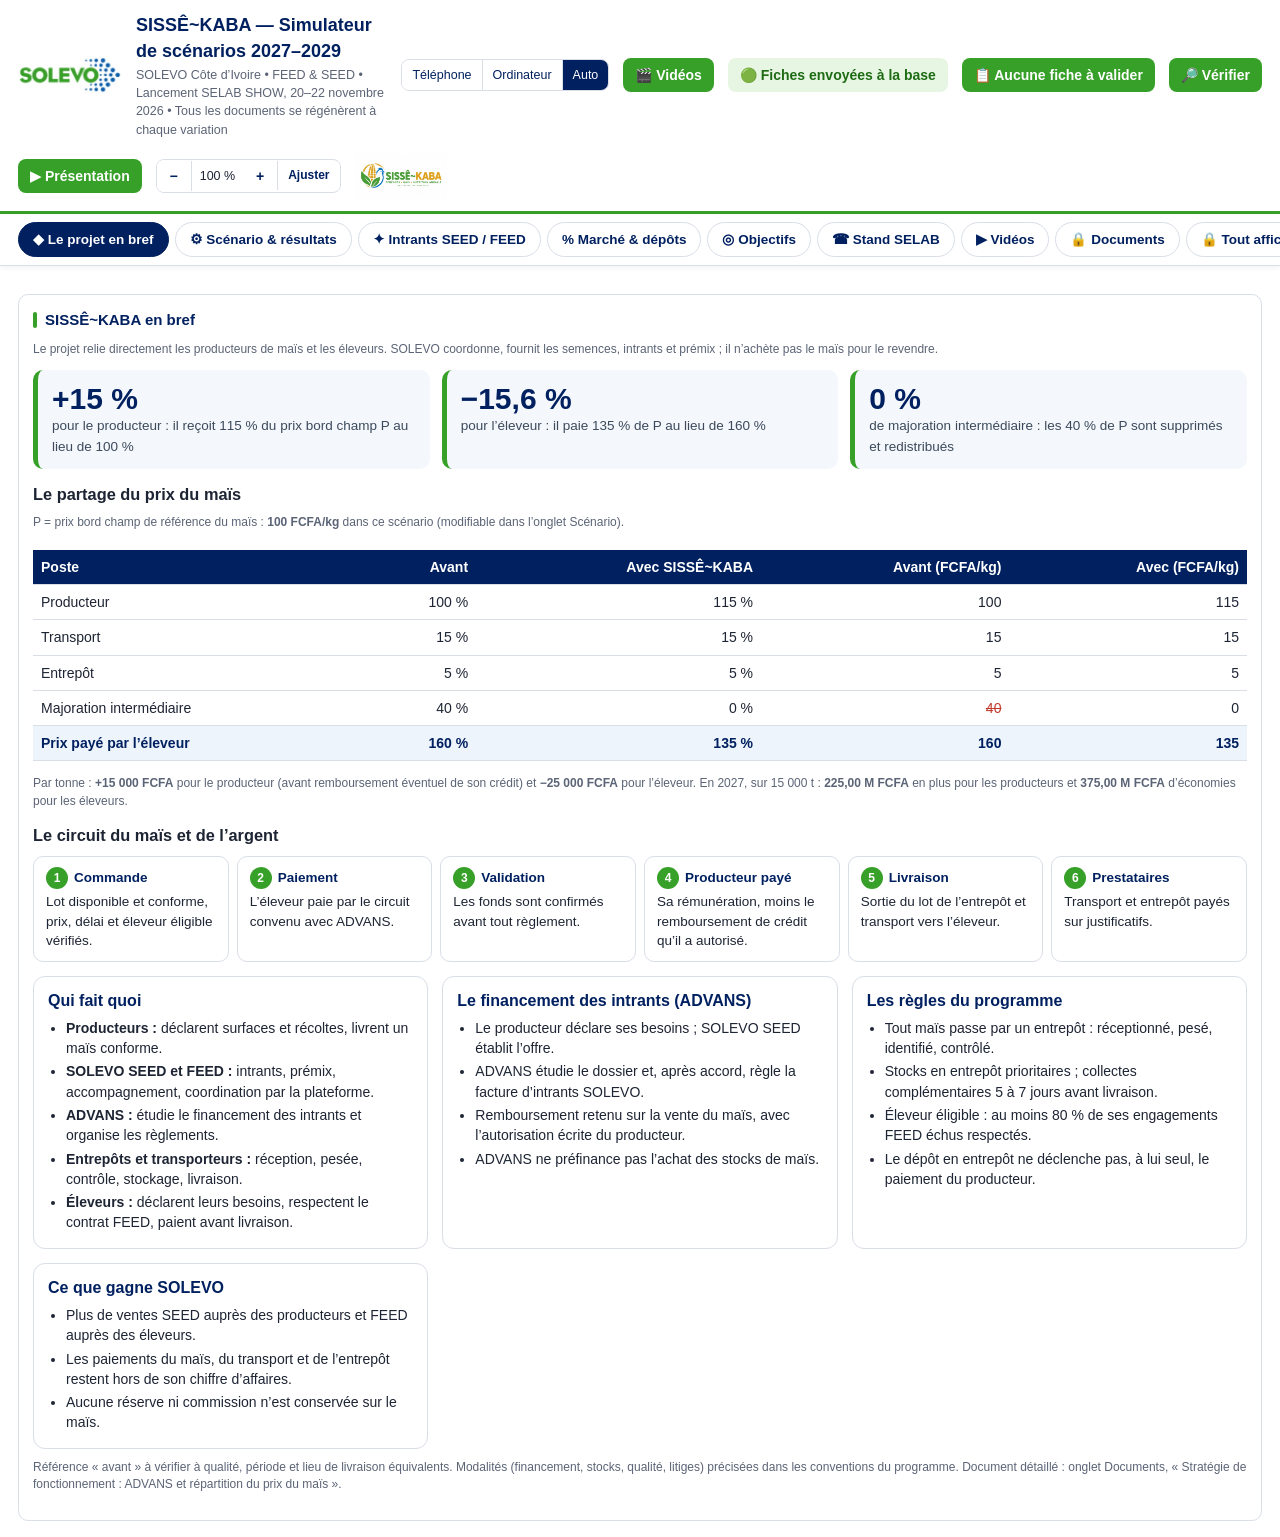
<file: index.html>
<!DOCTYPE html>
<html lang="fr">
<head>
<meta charset="utf-8">
<meta name="viewport" content="width=device-width, initial-scale=1, minimum-scale=0.5, maximum-scale=5, user-scalable=yes">
<title>SISSÊ~KABA — Simulateur de scénarios 2027–2029</title>
<style>
:root{--navy:#002060;--blue:#0B5FA1;--green:#37A028;--lg:#9BBB59;--bg:#F4F7FB;--line:#D9DEE7;--ink:#1d2433;--mut:#5b6476}
*{box-sizing:border-box}
body{margin:0;font:14px/1.45 "Segoe UI",Arial,Helvetica,sans-serif;color:var(--ink);background:#fff}
header{display:flex;align-items:center;gap:14px;padding:12px 18px;border-bottom:3px solid var(--green);flex-wrap:wrap}
header img{height:38px}
header .t{flex:1;min-width:220px}
header h1{margin:0;font-size:18px;color:var(--navy)}
header p{margin:2px 0 0;color:var(--mut);font-size:12.5px}
main{display:grid;grid-template-columns:minmax(300px,380px) 1fr;gap:18px;padding:16px 18px;max-width:1500px;margin:0 auto}
@media (max-width:900px){main{grid-template-columns:1fr;padding:12px}}
.panel{background:#fff;border:1px solid var(--line);border-radius:10px;padding:14px}
.panel h2{margin:0 0 10px;font-size:15px;color:var(--navy);display:flex;align-items:center;gap:8px}
.panel h2:before{content:"";width:4px;height:16px;background:var(--green);border-radius:2px}
select,input[type=text],input[type=number]{font:inherit;border:1px solid var(--line);border-radius:6px;padding:6px 8px;width:100%;background:#fff}
.bar{display:flex;gap:8px;flex-wrap:wrap;margin-top:8px}
button{font:inherit;cursor:pointer;border:1px solid var(--line);background:#fff;border-radius:6px;padding:6px 10px;color:var(--navy)}
button:hover{border-color:var(--blue)}
button.prim{background:var(--green);color:#fff;border-color:var(--green);font-weight:600}
button.prim:disabled{opacity:.6}
fieldset{border:none;border-top:1px solid var(--line);margin:10px 0 0;padding:8px 0 0}
legend{font-weight:700;color:var(--green);font-size:12.5px;text-transform:uppercase;letter-spacing:.04em;padding-right:6px}
.lever{margin:6px 0 9px}
.lever label{display:flex;justify-content:space-between;font-size:13px;color:var(--ink)}
.lever .u{color:var(--mut);font-size:11.5px}
.lever .row{display:flex;gap:8px;align-items:center}
.lever input[type=range]{flex:1;accent-color:var(--blue)}
.lever input[type=number]{width:96px;text-align:right;padding:4px 6px}
.seg{display:flex;gap:0;margin-top:4px}.seg button{flex:1;border-radius:0}.seg button:first-child{border-radius:6px 0 0 6px}.seg button:last-child{border-radius:0 6px 6px 0}
.seg button.on{background:var(--blue);color:#fff;border-color:var(--blue)}
.kpis{display:grid;grid-template-columns:repeat(auto-fill,minmax(150px,1fr));gap:10px}
.kpi{background:var(--bg);border-top:3px solid var(--green);border-radius:6px;padding:10px}
.kpi .v{font-size:20px;font-weight:700;color:var(--blue)}
small.eur{color:var(--mut);font-weight:600}#kpis small.eur,#tbl small.eur,#feedK small.eur{display:block;font-size:11px}
.kpi .l{color:var(--mut);font-size:12px}
.kpi .d{font-size:11.5px;margin-top:3px;color:var(--mut)}
.dp{color:#1e7b34;font-weight:600}.dn{color:#b42318;font-weight:600}.d0{color:var(--mut)}
.scen{display:flex;justify-content:space-between;gap:10px;flex-wrap:wrap;align-items:center;margin-bottom:12px}
.scen b{color:var(--navy);font-size:15px}
.ctrl{padding:8px 10px;border-radius:6px;font-size:13px;margin:12px 0}
.ctrl.ok{background:#e9f6e6;color:#1e7b34}.ctrl.ko{background:#fdecea;color:#b42318}
table{border-collapse:collapse;width:100%}
#tbl th,#tbl td{padding:5px 8px;border-bottom:1px solid #eef0f4;font-size:13px}
#tbl thead th{background:var(--green);color:#fff;text-align:right}
#tbl thead th:first-child{text-align:left}
#tbl tbody th{text-align:left;font-weight:500}
#tbl td{text-align:right;font-variant-numeric:tabular-nums}
#tbl tr.strong th,#tbl tr.strong td{font-weight:700;color:var(--navy)}
.tw{overflow-x:auto}
.charts{display:grid;grid-template-columns:repeat(auto-fill,minmax(260px,1fr));gap:12px;margin-top:14px}
.chart{margin:0;background:var(--bg);border-radius:8px;padding:8px}
.chart figcaption{font-weight:600;color:var(--navy);font-size:12.5px}
.chart small{color:var(--mut);font-weight:400}
.leg{display:flex;gap:10px;font-size:11px;color:var(--mut)}.leg i{display:inline-block;width:9px;height:9px;margin-right:4px;border-radius:2px}
.gains{background:#fff8e6;border-left:3px solid #e0a100;padding:8px 10px;border-radius:4px;font-size:13px;margin-top:12px}
#docs{display:grid;grid-template-columns:repeat(auto-fill,minmax(300px,1fr));gap:12px}
.dgroup h4{margin:4px 0 6px;font-size:12px;text-transform:uppercase;color:var(--green);letter-spacing:.04em}
.doc{display:flex;align-items:center;gap:10px;width:100%;text-align:left;margin-bottom:6px;padding:7px 9px}
.doc.wait{opacity:.5;pointer-events:none}
.doc .dn{display:flex;flex-direction:column;font-size:13px;color:var(--ink)}
.doc small{color:var(--mut);font-size:10.5px;word-break:break-all}
.ic{flex:none;width:40px;text-align:center;font-size:10.5px;font-weight:700;color:#fff;border-radius:4px;padding:5px 0}
.ic.pptx{background:#C43E1C}.ic.pdf{background:#B30B00}.ic.docx{background:#2B579A}.ic.xlsx{background:#217346}.ic.txt,.ic.json{background:#6b7280}.ic.png{background:var(--lg)}
.status{margin-top:10px;font-size:13px;min-height:20px}.status.ok{color:#1e7b34}.status.err{color:#b42318}.status.warn{color:#a15c00}
details{margin-top:12px}summary{cursor:pointer;color:var(--blue);font-weight:600}
#adv{font-size:12px}#adv th{text-align:left;font-weight:500;padding:3px 4px;border-bottom:1px solid #eef0f4}
#adv th small{display:block;color:var(--mut)}#adv td{padding:2px 3px;border-bottom:1px solid #eef0f4}
#adv td input{width:86px;padding:3px 4px;font-size:12px;text-align:right}#adv td.calc{color:var(--mut);text-align:right}
#adv thead th{background:var(--bg)}
.note{font-size:12px;color:var(--mut);margin-top:8px}
#stored{display:flex;flex-wrap:wrap;gap:6px;margin-top:6px}#stored button{font-size:12px}
.loading main{opacity:.35;pointer-events:none}
#loadmsg{text-align:center;color:var(--mut);padding:6px}
.file{display:inline-block;position:relative;overflow:hidden}
.cats{display:flex;flex-wrap:wrap;gap:4px 14px;font-size:12.5px;margin:4px 0}.cats label{display:flex;gap:5px;align-items:center}
#log{font-size:12px}#log th{background:var(--bg);text-align:left;padding:4px 6px}#log td{padding:4px 6px;border-bottom:1px solid #eef0f4;vertical-align:top}
.logbox{margin:10px 0}
.lists{display:grid;grid-template-columns:1.2fr 1fr auto auto;gap:6px;margin:4px 0 6px}@media(max-width:600px){.lists{grid-template-columns:1fr 1fr}}
button.mini{font-size:11.5px;padding:3px 8px;background:var(--blue);color:#fff;border-color:var(--blue)}
.mail{background:var(--bg);border-radius:8px;padding:10px;margin-bottom:12px}.chk{display:flex;gap:6px;align-items:flex-start;font-size:12.5px;margin-top:6px;color:var(--ink)}#qa:empty{display:none!important}.file input{position:absolute;inset:0;opacity:0;cursor:pointer}

/* ---- modes d’affichage ---- */
.viewsw{display:flex;border:1px solid var(--line);border-radius:8px;overflow:hidden}
.viewsw button{border:none;border-radius:0;padding:6px 10px;font-size:12.5px;white-space:nowrap}
.viewsw button+button{border-left:1px solid var(--line)}
.viewsw button.on{background:var(--navy);color:#fff}
.bottomnav{display:none;position:fixed;left:0;right:0;bottom:0;z-index:20;background:#fff;border-top:2px solid var(--green);box-shadow:0 -2px 8px rgba(0,0,0,.08);padding:4px 4px calc(4px + env(safe-area-inset-bottom))}
.bottomnav button{flex:1;border:none;display:flex;flex-direction:column;align-items:center;font-size:16px;padding:4px 0;color:var(--navy);background:none}
.bottomnav span{font-size:10px;white-space:nowrap}
/* téléphone (forcé, ou automatique sur petit écran) */
body.m-mobile main{grid-template-columns:1fr;max-width:540px;padding:10px 10px 80px}
body.m-mobile header{padding:8px 10px;gap:8px}
body.m-mobile header h1{font-size:15px}
body.m-mobile header p,body.m-mobile .lsisse{display:none}
body.m-mobile header img{height:30px}
body.m-mobile .viewsw{order:3;width:100%}body.m-mobile .viewsw button{flex:1}
body.m-mobile .kpis{grid-template-columns:repeat(2,1fr);gap:8px}
body.m-mobile .kpi .v{font-size:17px}
body.m-mobile .charts,body.m-mobile #docs{grid-template-columns:1fr}
body.m-mobile .lever input[type=number]{width:84px;font-size:15px;padding:6px}
body.m-mobile .lever input[type=range]{height:28px}
body.m-mobile button{padding:9px 12px}
body.m-mobile .doc{padding:10px}
body.m-mobile .lists{grid-template-columns:1fr 1fr}
body.m-mobile .bottomnav{display:flex}
body.m-mobile #tbl th,body.m-mobile #tbl td{font-size:12px;padding:5px 4px}
/* ordinateur (forcé, même sur téléphone : faire glisser ou pincer pour naviguer) */
body.m-desktop{min-width:1180px}
body.m-wide main{grid-template-columns:380px 1fr!important;max-width:1500px;padding:16px 18px}
body.m-wide .left{position:sticky;top:10px;max-height:calc(100vh - 20px);overflow:auto}
body.m-wide .kpis{grid-template-columns:repeat(5,1fr)}
body.m-wide .charts{grid-template-columns:repeat(4,1fr)}
body.m-wide #docs{grid-template-columns:repeat(3,1fr)}

.sim{width:100%;border-collapse:collapse;font-size:12.5px;margin-top:6px}
.sim th{background:var(--green);color:#fff;text-align:right;padding:5px 6px;font-weight:600;white-space:nowrap}
.sim th:first-child{text-align:left}
.sim td{padding:4px 6px;border-bottom:1px solid #eef0f4;text-align:right;font-variant-numeric:tabular-nums;white-space:nowrap}
.sim td:first-child{text-align:left;white-space:normal}
.sim td input{width:78px;text-align:right;padding:3px 5px;font-size:12.5px}
.sim tfoot td{font-weight:700;color:var(--navy);background:var(--bg)}
.sim tr.sub td{font-weight:700;color:var(--navy)}
.sim tr.grp td{background:var(--bg);color:var(--green);font-weight:700;font-size:11.5px;letter-spacing:.04em;text-transform:uppercase}
.simk{display:grid;grid-template-columns:repeat(auto-fill,minmax(170px,1fr));gap:8px;margin-top:10px}
.simk div{background:var(--bg);border-left:3px solid var(--blue);border-radius:4px;padding:7px 9px;font-size:12px;color:var(--mut)}
.simk b{display:block;font-size:16px;color:var(--blue)}
.feedgrid{display:grid;grid-template-columns:1fr 1fr;gap:12px;margin-top:8px}
body.m-mobile .feedgrid{grid-template-columns:1fr}
@media(max-width:700px){.feedgrid{grid-template-columns:1fr}}
.fcard{background:var(--bg);border-radius:8px;padding:10px}
.fcard h3{margin:0 0 6px;font-size:14px;color:var(--navy)}
.fin{display:grid;gap:6px;margin-bottom:6px}
.fin label{display:flex;justify-content:space-between;align-items:center;gap:8px;font-size:12.5px}
.fin input{width:96px;text-align:right}
.fcard .sim{background:#fff}
.sim tr.muted td{color:var(--mut)}
.h3{font-size:13.5px;color:var(--navy);margin:14px 0 6px}
.netin{display:grid;grid-template-columns:repeat(auto-fill,minmax(230px,1fr));gap:6px 14px;margin-bottom:6px}
.netin label{display:flex;justify-content:space-between;align-items:center;gap:8px;font-size:12.5px}
.netin input{width:86px;text-align:right}
[data-netp].on{background:var(--blue);color:#fff;border-color:var(--blue)}

/* ---- cadrage : aucune colonne ne peut être élargie par un tableau ---- */
main{grid-template-columns:minmax(280px,380px) minmax(0,1fr)}
main>section,.panel,.fcard,.dgroup{min-width:0}
.tw{max-width:100%;overflow-x:auto;-webkit-overflow-scrolling:touch}
.tw>table{min-width:100%}
#seedTbl{min-width:900px}#depTbl{min-width:520px}#netTbl,#objTbl,#tbl{min-width:420px}#log{min-width:620px}
.feedgrid{grid-template-columns:minmax(0,1fr) minmax(0,1fr)}
.fcard .sim td{white-space:normal}
.kpis{grid-template-columns:repeat(auto-fill,minmax(140px,1fr))}
.charts{grid-template-columns:repeat(auto-fill,minmax(240px,1fr))}
#docs{grid-template-columns:repeat(auto-fill,minmax(260px,1fr))}
.doc small{overflow-wrap:anywhere}
@media (max-width:1200px){body.m-wide main{grid-template-columns:320px minmax(0,1fr)!important}body.m-wide .kpis{grid-template-columns:repeat(3,1fr)}body.m-wide .charts{grid-template-columns:repeat(2,1fr)}body.m-wide #docs{grid-template-columns:repeat(2,1fr)}}
body.m-mobile main{grid-template-columns:minmax(0,1fr)!important}
body.m-mobile .feedgrid{grid-template-columns:minmax(0,1fr)}
body.m-desktop{min-width:0!important}
body.m-scaled main{width:1240px;max-width:none;box-sizing:border-box;margin:0}
/* ---- zoom ---- */
main{zoom:var(--z,1)}
.zoombar{display:flex;align-items:center;border:1px solid var(--line);border-radius:8px;overflow:hidden}
.zoombar button{border:none;border-radius:0;padding:6px 10px;font-size:14px;font-weight:700;min-width:34px}
.zoombar button+button,.zoombar span{border-left:1px solid var(--line)}
.zoombar span{padding:6px 8px;font-size:12.5px;min-width:52px;text-align:center;font-variant-numeric:tabular-nums}
.zoombar .fit{font-size:12px;font-weight:600}
body.m-mobile .zoombar{order:4;width:100%}body.m-mobile .zoombar button,body.m-mobile .zoombar span{flex:1}
.zoomfloat{display:none;position:fixed;right:10px;bottom:70px;z-index:21;flex-direction:column;gap:6px}
.zoomfloat button{width:42px;height:42px;border-radius:50%;background:var(--navy);color:#fff;border:none;font-size:20px;font-weight:700;box-shadow:0 2px 8px rgba(0,0,0,.25);padding:0}
body.m-mobile .zoomfloat{display:flex}

/* ---- fiches intrants (téléphone) ---- */
.seedcards{display:none}
body.m-mobile .seedcards{display:grid;gap:10px;margin:8px 0}
body.m-mobile .seedwide{display:none}
.icard{border:1px solid var(--line);border-left:4px solid var(--green);border-radius:10px;padding:10px 12px;background:#fff}
.icard h3{margin:0 0 8px;font-size:15px;color:var(--navy);display:flex;justify-content:space-between;align-items:baseline}
.icard h3 small{font-size:12px;color:var(--green);font-weight:700}
.icard .in{display:grid;grid-template-columns:1fr 1fr 1fr;gap:8px;margin-bottom:8px}
.icard label{font-size:11.5px;color:var(--mut);display:block}
.icard input{width:100%;box-sizing:border-box;font-size:15px;padding:6px}
.icard .out{display:grid;grid-template-columns:1fr 1fr;gap:4px 10px;font-size:12.5px}
.icard .out b{color:var(--navy);display:block;font-size:14px}
.icard.tot{border-left-color:var(--navy);background:#F4F7FB}
/* ---- mode présentation ---- */
.prezbtn{background:var(--green);color:#fff;border:none;border-radius:8px;padding:7px 12px;font-weight:700;cursor:pointer}
body.m-mobile .prezbtn{order:5;width:100%}
.prez{position:fixed;inset:0;z-index:100;background:linear-gradient(160deg,#002060 0%,#0B3A80 60%,#0B5FA1 100%);color:#fff;display:flex;flex-direction:column;font-size:calc(var(--pzf,1)*1rem)}
.prez[hidden]{display:none}
.pz-top{display:flex;align-items:center;gap:14px;padding:12px 20px;border-bottom:3px solid var(--green);flex-wrap:wrap}
.pz-top img{height:40px;background:#fff;border-radius:6px;padding:3px 6px}
.pz-t{flex:1;min-width:160px}.pz-t b{display:block;font-size:1.3em}.pz-t span{opacity:.8;font-size:.9em}
.pz-ctl{display:flex;gap:6px;align-items:center;flex-wrap:wrap}
.pz-ctl button{background:rgba(255,255,255,.12);color:#fff;border:1px solid rgba(255,255,255,.35);border-radius:8px;padding:8px 12px;font-size:16px;font-weight:700;cursor:pointer}
.pz-ctl button.on{background:var(--green);border-color:var(--green)}
.pz-ctl span{min-width:48px;text-align:center;font-variant-numeric:tabular-nums}
.pz-slide{flex:1;overflow:auto;padding:3vh 4vw;display:flex;flex-direction:column;justify-content:safe center}
.pz-slide h2{margin:0 0 2vh;font-size:calc(clamp(22px,3.4vw,52px)*var(--pzf,1));color:#fff}
.pz-slide h2:after{content:"";display:block;width:80px;height:5px;background:var(--green);margin-top:10px;border-radius:3px}
.pz-grid{display:grid;grid-template-columns:repeat(auto-fit,minmax(min(100%,260px),1fr));gap:2.4vh 2vw}
.pz-k{background:rgba(255,255,255,.08);border:1px solid rgba(255,255,255,.18);border-top:5px solid var(--green);border-radius:14px;padding:2.2vh 1.6vw}
.pz-k b{display:block;white-space:nowrap;font-size:calc(min(clamp(28px,4vw,72px),7vh)*var(--pzf,1));line-height:1.05;font-variant-numeric:tabular-nums}
.pz-k span{display:block;margin-top:.6vh;font-size:calc(clamp(14px,1.5vw,24px)*var(--pzf,1));opacity:.9}
.pz-k i{display:block;font-style:normal;font-size:calc(clamp(12px,1.1vw,18px)*var(--pzf,1));opacity:.65;margin-top:.4vh}
.pz-tbl{width:100%;border-collapse:collapse;font-size:calc(min(clamp(14px,1.6vw,26px),3.1vh)*var(--pzf,1));font-variant-numeric:tabular-nums}
.pz-tbl th,.pz-tbl td{padding:.75vh 1vw;border-bottom:1px solid rgba(255,255,255,.18);text-align:right}
.pz-tbl th:first-child,.pz-tbl td:first-child{text-align:left}
.pz-tbl thead th{background:var(--green);color:#fff}
.pz-tbl tr.st td{font-weight:800}
.pz-note{margin-top:2.5vh;opacity:.75;font-size:calc(clamp(12px,1.2vw,18px)*var(--pzf,1))}
@media (max-width:700px){.pz-top{padding:8px 10px;gap:8px}.pz-top img{height:28px}.pz-t span{display:none}.pz-ctl{width:100%;justify-content:space-between}.pz-ctl button{padding:6px 9px;font-size:14px}.pz-foot{display:none}.pz-k b{font-size:calc(34px*var(--pzf,1))}.pz-tbl{font-size:calc(14px*var(--pzf,1))}}
.pz-foot{padding:8px 20px;font-size:12.5px;opacity:.7;border-top:1px solid rgba(255,255,255,.15)}
.pz-dots{display:flex;gap:6px;justify-content:center;margin-top:2vh}.pz-dots i{width:10px;height:10px;border-radius:50%;background:rgba(255,255,255,.3)}.pz-dots i.on{background:var(--green)}

.feedgrid{grid-template-columns:repeat(auto-fit,minmax(min(100%,280px),1fr))!important}
.feedpre{display:flex;flex-wrap:wrap;gap:6px;align-items:center;margin:6px 0 10px;font-size:12.5px;color:var(--mut)}
.feedpre button{font-size:12px;padding:5px 9px}
.warnmix{color:#B42318;font-weight:700}

/* ---- choix des présentations ---- */
.pzmenu{position:fixed;inset:0;z-index:99;background:rgba(0,20,50,.55);display:flex;align-items:center;justify-content:center;padding:16px}
.pzmenu[hidden]{display:none}
.pzm-box{background:#fff;border-radius:16px;max-width:860px;width:100%;padding:18px 20px;box-shadow:0 20px 60px rgba(0,0,0,.35)}
.pzm-hd{display:flex;justify-content:space-between;align-items:center}.pzm-hd b{font-size:18px;color:var(--navy)}.pzm-hd button{border:none;background:none;font-size:18px;cursor:pointer}
.pzm-box>p{color:var(--mut);font-size:13px;margin:4px 0 12px}
.pzm-list{display:grid;grid-template-columns:repeat(auto-fit,minmax(200px,1fr));gap:12px}
.pzm-sep{grid-column:1/-1;font-size:12px;font-weight:700;color:var(--mut);text-transform:uppercase;letter-spacing:.06em;margin-top:4px}
.pzm-c{text-align:left;border:none;border-radius:12px;padding:16px;color:#fff;cursor:pointer;display:flex;flex-direction:column;gap:6px;min-height:130px;transition:transform .15s}
.pzm-c:hover{transform:translateY(-2px)}.pzm-c em{font-style:normal;font-size:11.5px;opacity:.85;letter-spacing:.06em;text-transform:uppercase}
.pzm-c b{font-size:20px}.pzm-c span{font-size:12.5px;opacity:.9}
.pzm-c.c4{background:linear-gradient(135deg,#1E6B14,#0E4A1C)}.pzm-c.c5{background:linear-gradient(135deg,#0B3A5C,#1E6B14)}
.pzm-c.c6{background:linear-gradient(135deg,#2E7D1F,#002060)}
.pz-fxbar{display:flex;flex-wrap:wrap;gap:.6vh 1vw;margin:.4vh 0 1.2vh;font-size:calc(clamp(11px,.9vw,15px)*var(--pzf,1))}.pz-fxbar label{display:flex;flex-direction:column;gap:2px;opacity:.95}.pz-fxbar input,.pz-fxbar select{background:rgba(255,255,255,.12);color:inherit;border:1px solid rgba(255,255,255,.3);border-radius:8px;padding:4px 8px;font:inherit;min-width:0}.pz-fxbar input{width:7.5em}.pz-fxbar select option{color:#000}
.cv-main .pz-fxbar{margin-top:2vh}
.pz-tbl th small{display:block;font-weight:400;opacity:.85;font-size:.75em}.pz-tbl td small{display:block;opacity:.7;font-size:.72em}
.pz-fxt td:not(:first-child){text-align:center}.pz-fxt th:not(:first-child){text-align:center}
.pz-fxdv{display:grid;grid-template-columns:2fr 1fr;gap:2vw;align-items:start}.pz-grid.one{grid-template-columns:1fr}.pz-grid.three{grid-template-columns:repeat(3,1fr)}.pz-grid.three .pz-k{padding:1.6vh 1.4vw}.pz-grid.three .pz-k b{font-size:calc(min(clamp(24px,3.2vw,60px),6vh)*var(--pzf,1))}.pz-cta{margin-top:3vh;border-left:6px solid var(--green);background:rgba(255,255,255,.08);border-radius:12px;padding:2vh 1.6vw;display:flex;flex-direction:column;gap:.8vh;font-size:calc(clamp(14px,1.4vw,24px)*var(--pzf,1))}.pz-cta b{font-size:1.3em}.pz-cta em{font-style:normal;opacity:.85}.pz-dv{font-size:calc(min(clamp(13px,1.3vw,22px),2.7vh)*var(--pzf,1))}.pz-dv td{white-space:nowrap;padding:.55vh .8vw}.pz-dv td:first-child{white-space:normal}
.pz-load{display:flex;align-items:center;justify-content:center;height:60vh;font-size:clamp(18px,2vw,32px);opacity:.85}
@media (max-width:800px){.pz-fxdv{grid-template-columns:1fr}}
.pzm-c.c1{background:linear-gradient(135deg,#37A028,#1E6B14)}.pzm-c.c2{background:linear-gradient(135deg,#002060,#0B5FA1)}.pzm-c.c3{background:linear-gradient(135deg,#0B5FA1,#0E8C9C)}
.pz-ctl select{background:rgba(255,255,255,.12);color:#fff;border:1px solid rgba(255,255,255,.35);border-radius:8px;padding:7px 8px;font-size:14px;font-weight:700}
.pz-ctl select option{color:#000}
/* ---- page de garde ---- */
.prez.on-cover .pz-foot{display:none}
.pz-slide.is-cover{padding:0;justify-content:stretch}
.pz-cover{position:relative;flex:1;min-height:100%;display:grid;grid-template-columns:minmax(0,1.6fr) minmax(0,1fr);grid-template-rows:1fr auto;overflow:hidden;
  background:radial-gradient(1200px 600px at 85% 20%,rgba(55,160,40,.28),transparent 60%),linear-gradient(150deg,#00143D 0%,#002060 45%,#0B4F8F 100%)}
.pz-cv-eleveur{background:radial-gradient(1000px 600px at 85% 20%,rgba(155,187,89,.35),transparent 60%),linear-gradient(150deg,#04210F 0%,#0E4A1C 50%,#1E6B14 100%)}
.pz-cv-producteur{background:radial-gradient(1000px 600px at 85% 20%,rgba(155,187,89,.35),transparent 60%),linear-gradient(150deg,#00143D 0%,#0B3A5C 50%,#1E6B14 100%)}
.pz-cv-codir{background:radial-gradient(1200px 600px at 85% 20%,rgba(11,95,161,.45),transparent 60%),linear-gradient(150deg,#000F2E 0%,#001A4D 50%,#002060 100%)}
.pz-cv-it{background:radial-gradient(1000px 600px at 85% 25%,rgba(14,140,156,.45),transparent 60%),linear-gradient(150deg,#00143D 0%,#06305E 50%,#0B5FA1 100%)}
.cv-deco{position:absolute;inset:0;pointer-events:none;overflow:hidden}
.cv-deco i{position:absolute;border-radius:50%;border:2px solid rgba(255,255,255,.08)}
.cv-deco i:nth-child(1){width:70vmin;height:70vmin;right:-18vmin;top:-22vmin}
.cv-deco i:nth-child(2){width:46vmin;height:46vmin;right:-6vmin;top:-10vmin;border-color:rgba(55,160,40,.35)}
.cv-deco i:nth-child(3){width:120vmin;height:22vmin;left:-10vmin;bottom:-17vmin;border-radius:0;transform:rotate(-8deg);background:linear-gradient(90deg,rgba(55,160,40,.9),rgba(155,187,89,.6));border:none}
.cv-main{position:relative;z-index:1;padding:5vh 5vw 3vh;display:flex;flex-direction:column;justify-content:center;gap:1.6vh}
.cv-logos{display:inline-flex;align-items:center;gap:18px;background:#fff;border-radius:14px;padding:10px 18px;align-self:flex-start;box-shadow:0 10px 30px rgba(0,0,0,.25)}
.cv-logos img{height:calc(clamp(34px,6vh,64px)*var(--pzf,1));width:auto}.cv-logos span{width:1px;align-self:stretch;background:#D9DEE7}
.cv-tag{align-self:flex-start;border:1px solid rgba(255,255,255,.4);border-radius:999px;padding:6px 14px;font-size:calc(clamp(11px,1.1vw,15px)*var(--pzf,1));letter-spacing:.08em;text-transform:uppercase;font-weight:700;background:rgba(255,255,255,.08)}
.pz-cover h1{margin:0;font-size:calc(clamp(34px,5.4vw,96px)*var(--pzf,1));overflow-wrap:anywhere;line-height:1;letter-spacing:-.02em;font-weight:900}
.cv-sub{margin:0;font-size:calc(clamp(15px,1.9vw,30px)*var(--pzf,1));opacity:.92;max-width:38ch;line-height:1.25}
.cv-bar{width:120px;height:6px;border-radius:3px;background:linear-gradient(90deg,#37A028,#9BBB59)}
.cv-meta{display:grid;grid-template-columns:repeat(2,minmax(0,1fr));gap:1.2vh 2.4vw;margin:1vh 0 0;max-width:820px}
.cv-meta dt{font-size:calc(clamp(10px,.9vw,13px)*var(--pzf,1));text-transform:uppercase;letter-spacing:.1em;opacity:.65}
.cv-meta dd{margin:2px 0 0;font-size:calc(clamp(13px,1.25vw,19px)*var(--pzf,1));font-weight:700}.cv-meta small{font-weight:400;opacity:.8}
.cv-figs{position:relative;z-index:1;display:flex;flex-direction:column;justify-content:center;gap:2vh;padding:5vh 4vw 3vh 0}
.cv-figs div{background:rgba(255,255,255,.1);backdrop-filter:blur(6px);border:1px solid rgba(255,255,255,.22);border-left:6px solid #37A028;border-radius:14px;padding:1.8vh 1.6vw}
.cv-figs b{display:block;font-size:calc(clamp(24px,3.4vw,58px)*var(--pzf,1));line-height:1.05;white-space:nowrap;font-variant-numeric:tabular-nums}
.cv-figs span{font-size:calc(clamp(12px,1.15vw,18px)*var(--pzf,1));opacity:.9}
.cv-foot{grid-column:1/-1;position:relative;z-index:1;display:flex;flex-wrap:wrap;gap:8px 28px;padding:1.4vh 5vw;background:rgba(0,0,0,.28);font-size:calc(clamp(11px,1vw,15px)*var(--pzf,1));letter-spacing:.04em}
.cv-foot span:first-child{font-weight:800}
/* ---- éléments des diapos ---- */
.pz-hd{display:flex;justify-content:space-between;font-size:calc(clamp(11px,1vw,15px)*var(--pzf,1));opacity:.6;text-transform:uppercase;letter-spacing:.08em;margin-bottom:1vh}
.pz-cols{display:grid;grid-template-columns:repeat(auto-fit,minmax(min(100%,240px),1fr));gap:2vw}
.pz-col{background:rgba(255,255,255,.08);border:1px solid rgba(255,255,255,.18);border-top:5px solid var(--green);border-radius:14px;padding:2vh 1.6vw}
.pz-col h3{margin:0 0 1vh;font-size:calc(clamp(16px,1.8vw,28px)*var(--pzf,1))}
.pz-col ul{margin:0;padding-left:1.1em}.pz-col li{margin:.7vh 0;font-size:calc(clamp(13px,1.4vw,22px)*var(--pzf,1))}
.pz-steps{list-style:none;margin:0;padding:0;display:grid;grid-template-columns:repeat(auto-fit,minmax(min(100%,180px),1fr));gap:1.4vw;counter-reset:s}
.pz-steps li{position:relative;background:rgba(255,255,255,.08);border:1px solid rgba(255,255,255,.18);border-radius:14px;padding:2vh 1.4vw;display:flex;flex-direction:column;gap:.8vh}
.pz-steps em{font-style:normal;width:2.2em;height:2.2em;border-radius:50%;background:var(--green);display:flex;align-items:center;justify-content:center;font-weight:800;font-size:calc(clamp(14px,1.4vw,22px)*var(--pzf,1))}
.pz-steps b{font-size:calc(clamp(15px,1.6vw,26px)*var(--pzf,1))}.pz-steps span{font-size:calc(clamp(12px,1.2vw,19px)*var(--pzf,1));opacity:.9}
.pz-arch{display:grid;gap:1.2vh}.pz-arch .ar{display:flex;flex-wrap:wrap;gap:.8vw;align-items:center;border-radius:12px;padding:1.4vh 1.2vw;background:rgba(255,255,255,.07);border-left:6px solid var(--green)}
.pz-arch .ar b{min-width:9em;font-size:calc(clamp(14px,1.5vw,24px)*var(--pzf,1))}.pz-arch .ar span{background:rgba(255,255,255,.14);border-radius:8px;padding:.6vh .8vw;font-size:calc(clamp(12px,1.2vw,19px)*var(--pzf,1))}
.pz-arch .l2{border-color:#9BBB59}.pz-arch .l3{border-color:#0E8C9C}.pz-arch .l4{border-color:#F0B429}
.pz-cta p{font-size:calc(clamp(16px,2vw,32px)*var(--pzf,1));margin:0 0 3vh}
.pz-cta .pz-k b{font-size:calc(clamp(18px,2.4vw,40px)*var(--pzf,1));white-space:normal;overflow-wrap:anywhere}
.pz-sign{margin-top:2.5vh;opacity:.8;font-size:calc(clamp(12px,1.2vw,18px)*var(--pzf,1))}
@media (max-width:700px){.pz-cover{grid-template-columns:1fr;grid-template-rows:auto auto auto}.cv-figs{padding:0 5vw 2vh;flex-direction:row;flex-wrap:wrap}.cv-figs div{flex:1 1 40%}.cv-meta{grid-template-columns:1fr}.pz-cover h1{font-size:calc(40px*var(--pzf,1))}.cv-logos img{height:34px}.pz-ctl select{width:100%}}

.pzm-qr{display:flex;gap:14px;align-items:flex-start;margin-top:14px;padding-top:12px;border-top:1px solid var(--line)}
.pzm-qr img{width:110px;height:110px;border:1px solid var(--line);border-radius:8px;flex:none}
.pzm-qr>div{flex:1;min-width:0;display:flex;flex-direction:column;gap:6px;font-size:12.5px}
.pzm-qr input{width:100%;box-sizing:border-box;font-size:12px;padding:6px}
.pzm-qr small{color:var(--mut)}.pzm-qrb{display:flex;gap:8px}.pzm-qrb button{font-size:12px;padding:5px 10px}
.pzm-tip{font-size:12px;color:var(--mut);margin:10px 0 0}
@media (max-width:600px){.pzm-qr{flex-direction:column}}
.pz-subt{margin:-1.5vh 0 2.5vh;opacity:.8;font-size:calc(clamp(13px,1.4vw,22px)*var(--pzf,1))}
.pz-blocks{display:grid;gap:2.2vh}
.pz-flow{background:rgba(255,255,255,.04);border-radius:14px;padding:1vh 1vw}.pz-flow svg{width:100%;height:auto;max-height:50vh;display:block;margin:0 auto}
.pz-qr{display:grid;grid-template-columns:minmax(0,1fr) minmax(0,1.5fr);gap:3vw;align-items:center}
.pz-qr figure{margin:0;background:#fff;border-radius:16px;padding:2vh;text-align:center;color:var(--navy)}
.pz-qr img{width:100%;max-width:min(42vh,360px);height:auto;display:block;margin:0 auto}
.pz-qr figcaption b{display:block;font-size:calc(clamp(15px,1.6vw,24px)*var(--pzf,1));margin-top:1vh}.pz-qr figcaption span{font-size:calc(clamp(11px,1vw,15px)*var(--pzf,1));color:var(--mut)}
.pz-qrl{display:grid;gap:1.6vh}.pz-qrl .pz-k b{font-size:calc(clamp(18px,2.4vw,40px)*var(--pzf,1));white-space:normal;overflow-wrap:anywhere}
.pz-notes{max-height:30vh;overflow:auto;background:#F7F9FC;color:#1d2433;padding:12px 18px;font-size:14px;line-height:1.45;border-top:4px solid var(--green)}
.pz-notes b{display:block;color:var(--green);margin-bottom:4px}
.pz-ctl button.on{background:var(--green);border-color:var(--green)}
@media (max-width:700px){.pz-qr{grid-template-columns:1fr}}

.pzm-box{max-height:92vh;overflow:auto}
.pzm-temo{margin-top:12px;padding-top:10px;border-top:1px solid var(--line);font-size:12.5px}.pzm-temo small{color:var(--mut)}
details.temo{margin-top:8px;border:1px solid var(--line);border-radius:8px;padding:6px 10px}
details.temo summary{cursor:pointer;font-weight:700;color:var(--navy)}details.temo summary em{color:var(--green);font-style:normal}details.temo summary i{color:var(--mut);font-weight:400}
.temo-g{display:grid;grid-template-columns:1fr 1fr;gap:6px 10px;margin-top:8px}.temo-g label{display:flex;flex-direction:column;gap:2px;font-size:11.5px;color:var(--mut)}
.temo-g input,.temo-g textarea{font-size:12.5px;padding:5px;border:1px solid var(--line);border-radius:6px;font-family:inherit}.temo-g .w2{grid-column:1/-1}.temo-g .chk{flex-direction:row;align-items:center;gap:6px;color:var(--ink)}
@media (max-width:600px){.temo-g{grid-template-columns:1fr}}
.pz-calc{margin-top:2vh;background:#fff;color:var(--navy);border-radius:14px;padding:1.6vh 1.4vw;display:flex;flex-wrap:wrap;align-items:center;gap:10px;border-left:6px solid var(--green)}
.pz-calc>b{font-size:calc(clamp(14px,1.4vw,22px)*var(--pzf,1))}
.pz-calc select,.pz-calc input{font-size:calc(clamp(14px,1.4vw,22px)*var(--pzf,1));padding:6px 8px;border:2px solid var(--green);border-radius:8px;color:var(--navy);font-weight:700}
.pz-calc input{width:8em}
.pz-calc-out{flex-basis:100%;display:grid;grid-template-columns:repeat(auto-fit,minmax(150px,1fr));gap:10px}
.pz-calc-out div{background:#F4F7FB;border-radius:10px;padding:1vh .8vw}.pz-calc-out b{display:block;font-size:calc(min(clamp(18px,2.2vw,36px),4.5vh)*var(--pzf,1));color:var(--blue)}.pz-calc-out span{font-size:calc(clamp(11px,1vw,15px)*var(--pzf,1));color:var(--mut)}

.pz-quote{display:grid;grid-template-columns:minmax(0,2fr) minmax(0,1fr);gap:2vw;align-items:stretch}
.pz-quote blockquote{margin:0;background:rgba(255,255,255,.08);border-left:6px solid var(--green);border-radius:14px;padding:2.5vh 2vw;position:relative}
.pz-quote .qm{font-size:calc(80px*var(--pzf,1));line-height:.6;color:var(--green);font-weight:900;display:block}
.pz-quote p{font-size:calc(clamp(18px,2.2vw,36px)*var(--pzf,1));line-height:1.3;margin:1vh 0 2vh;font-style:italic}
.pz-quote footer b{display:block;font-size:calc(clamp(15px,1.5vw,24px)*var(--pzf,1))}.pz-quote footer span{opacity:.8;font-size:calc(clamp(12px,1.1vw,17px)*var(--pzf,1))}
.pz-qfig{background:var(--green);border-radius:14px;display:flex;flex-direction:column;justify-content:center;align-items:center;text-align:center;padding:2vh 1vw}
.pz-qfig b{font-size:calc(clamp(32px,4.5vw,76px)*var(--pzf,1))}.pz-qfig span{font-size:calc(clamp(13px,1.3vw,20px)*var(--pzf,1))}
@media (max-width:700px){.pz-quote{grid-template-columns:1fr}}

#prosTbl{min-width:980px}#prosTbl td{vertical-align:top;white-space:normal}#prosTbl .bes{font-size:12px;max-width:280px}#prosTbl select,#prosTbl input{font-size:12px;padding:3px;max-width:160px}
.prosbar{display:flex;gap:8px;flex-wrap:wrap;margin:8px 0}
.pz-pros{flex-basis:100%;display:flex;flex-wrap:wrap;gap:8px;align-items:center;border-top:1px dashed #C8D4E8;padding-top:1vh;margin-top:.5vh}
.pz-pros b{font-size:calc(clamp(12px,1.1vw,17px)*var(--pzf,1));flex-basis:100%}
.pz-pros input,.pz-pros select{font-size:calc(clamp(12px,1.1vw,17px)*var(--pzf,1))!important;padding:5px 8px!important;border:1px solid #9FB4D6!important;width:auto!important;flex:1 1 140px;font-weight:400!important}
.pz-pros button{background:var(--green);color:#fff;border:none;border-radius:8px;padding:7px 14px;font-weight:700;cursor:pointer;font-size:calc(clamp(12px,1.1vw,17px)*var(--pzf,1))}
#prMsg{font-size:13px;color:var(--green);font-weight:700}
.temo-ph{display:flex;align-items:center;gap:10px;flex-wrap:wrap}.temo-ph img{width:56px;height:56px;border-radius:50%;object-fit:cover;border:2px solid var(--green)}.temo-ph .nop{font-size:11.5px;color:var(--mut)}.temo-ph button{font-size:11.5px;padding:4px 8px}
.pz-qfig img{width:min(22vh,180px);height:min(22vh,180px);border-radius:50%;object-fit:cover;border:5px solid #fff;margin-bottom:1.5vh}

.prosbar .pri{background:var(--green);color:#fff;border-color:var(--green);font-weight:700}.prosbar .pri2{background:var(--navy);color:#fff;border-color:var(--navy);font-weight:700}
#prosTbl{min-width:1150px}#prosTbl .acts{white-space:nowrap}#prosTbl .acts button{padding:4px 8px;margin:1px}#prosTbl select{display:block;margin-bottom:3px}
.et{display:inline-block;margin-top:3px;border-radius:999px;padding:1px 8px;font-size:11px;font-weight:700}.et0{background:#FFF4D6;color:#8A5A00}.et1{background:#DDEBFF;color:#0B5FA1}.et2{background:#E3F4DE;color:#1E6B14}
.skm{position:fixed;inset:0;z-index:120;background:rgba(0,20,50,.55);display:flex;align-items:center;justify-content:center;padding:12px}.skm[hidden]{display:none}
.skm-box{background:#fff;border-radius:14px;max-width:560px;width:100%;max-height:94vh;overflow:auto;padding:14px 18px;box-shadow:0 20px 60px rgba(0,0,0,.35)}.skm.wide .skm-box{max-width:860px}
.skm-hd{display:flex;justify-content:space-between;align-items:center;margin-bottom:8px}.skm-hd b{color:var(--navy);font-size:17px}.skm-hd button{border:none;background:none;font-size:18px;cursor:pointer}
.skm label,.borne label{display:flex;flex-direction:column;gap:3px;font-size:12.5px;color:var(--mut)}
.skm input,.skm select,.skm textarea{font-size:14px;padding:7px;border:1px solid var(--line);border-radius:7px;font-family:inherit;color:var(--ink)}
.skm .w,.borne .w{margin-top:8px}.mbar{display:flex;gap:8px;flex-wrap:wrap;margin-top:10px}.mbar button{font-weight:700}
.vg{display:grid;grid-template-columns:repeat(auto-fit,minmax(200px,1fr));gap:8px 12px}
.visf fieldset{border:1px solid var(--line);border-radius:10px;margin:10px 0;padding:8px 12px}.visf legend{font-weight:700;color:var(--navy);padding:0 6px}
.visf .chips{display:flex;flex-wrap:wrap;gap:6px;align-items:center;margin-top:6px}.visf .chips b{font-size:12.5px;color:var(--mut);margin-right:4px}
.chip{flex-direction:row!important;align-items:center;position:relative}.chip input{position:absolute;left:0;top:0;width:1px;height:1px;margin:0;opacity:0;pointer-events:none}.chip span{border:1.5px solid var(--line);border-radius:999px;padding:7px 12px;font-size:13.5px;color:var(--ink);cursor:pointer;background:#fff}
.chip input:checked+span{background:var(--green);border-color:var(--green);color:#fff;font-weight:700}.chip input:focus-visible+span{outline:2px solid var(--blue)}
.visf .consent,.skm .consent{flex-direction:row!important;align-items:flex-start;gap:8px;margin-top:10px;color:var(--ink)!important;font-size:13px!important}
.ferr{color:#B42318;font-weight:700;margin:8px 0 0}.fsub{margin-top:12px;background:var(--green);color:#fff;border:none;border-radius:10px;padding:12px 22px;font-size:16px;font-weight:800;cursor:pointer}
.cfgr{display:grid;grid-template-columns:56px 1.1fr 1.5fr 160px auto;gap:6px;align-items:center;margin-bottom:6px}@media (max-width:640px){.cfgr{grid-template-columns:50px 1fr;}}
.msgp{white-space:pre-wrap;background:#F4F7FB;border-radius:8px;padding:10px;font-size:13px;font-family:inherit;max-height:40vh;overflow:auto}.okm{color:var(--green);font-weight:700}.errm{color:#B42318;font-weight:700}
.bk-btn{display:inline-block;background:#25D366;color:#fff;font-weight:800;text-decoration:none;border-radius:10px;padding:12px 18px}.bk-btn.alt{background:var(--navy)}
.borne{position:fixed;inset:0;z-index:110;background:#F4F7FB;display:flex;flex-direction:column;overflow:hidden;overflow:clip}.borne[hidden]{display:none}
.bk-top{display:flex;align-items:center;gap:16px;background:#fff;border-bottom:4px solid var(--green);padding:10px 20px}.bk-top img{height:44px}.bk-top span{flex:1;color:var(--navy);font-weight:700}.bk-top button{border:none;background:none;font-size:20px;cursor:pointer;opacity:.4}
.bk-b{flex:1;overflow:auto;display:grid;grid-template-columns:minmax(0,1.7fr) minmax(280px,1fr);gap:24px;padding:20px 28px}
.bk-l{background:#fff;border-radius:16px;padding:18px 22px;box-shadow:0 4px 18px rgba(0,32,96,.08)}.bk-l h2,.bk-r h2{margin:0 0 4px;color:var(--navy);font-size:26px}.bk-l>p{margin:0 0 6px;color:var(--mut)}
.borne .visf input,.borne .visf select{font-size:17px;padding:10px;border:1.5px solid #C8D4E8;border-radius:9px}.borne .chip span{font-size:16px;padding:10px 16px}
.bk-r{position:relative;background:linear-gradient(160deg,#002060,#0B5FA1);color:#fff;border-radius:16px;padding:22px;text-align:center;display:flex;flex-direction:column;align-items:center;justify-content:center;gap:10px}
.bk-r h2{color:#fff}.bk-r img{width:min(80%,340px);background:#fff;border-radius:14px;padding:10px;border:6px solid var(--green)}.bk-r p{margin:0;font-size:16px}.bk-c{opacity:.75;font-size:13px!important}
.bk-or{position:absolute;left:-30px;top:50%;transform:translateY(-50%);background:var(--green);color:#fff;font-weight:800;border-radius:50%;width:48px;height:48px;display:flex;align-items:center;justify-content:center}
.bk-done{grid-column:1/-1;text-align:center;background:#fff;border-radius:16px;padding:40px 20px;align-self:center;max-width:760px;margin:0 auto;width:100%}
.bk-ok{width:90px;height:90px;border-radius:50%;background:var(--green);color:#fff;font-size:54px;display:flex;align-items:center;justify-content:center;margin:0 auto 10px}
.bk-done h2{font-size:34px;color:var(--navy);margin:0}.bk-t{font-size:30px;margin:14px 0 0;color:var(--navy)}.bk-t b{color:var(--green);font-size:46px}.bk-a{font-size:20px;color:var(--mut);margin:4px 0 16px}.bk-done .mbar{justify-content:center}
.bk-next{margin-top:14px;font-size:15px}
@media (max-width:820px){.bk-b{grid-template-columns:1fr;padding:12px}.bk-or{left:50%;top:-24px;transform:translateX(-50%)}.bk-top img{height:30px}.bk-top span{font-size:12px}}
.agents{position:fixed;inset:0;z-index:105;background:#F4F7FB;display:flex;flex-direction:column;overflow:clip}.agents[hidden]{display:none}
.ag-top{display:flex;gap:12px;align-items:center;padding:10px 16px;background:var(--navy);color:#fff}.ag-top b{font-size:18px;flex:1}.ag-top select{font-size:14px;padding:6px}.ag-top button{background:none;border:none;color:#fff;font-size:20px;cursor:pointer}
.ag-b{flex:1;overflow:auto;display:grid;grid-template-columns:repeat(auto-fit,minmax(280px,1fr));gap:14px;padding:14px;align-content:start}
.agt{background:#fff;border-radius:14px;padding:12px;border-top:5px solid var(--green)}.agt h3{margin:0;color:var(--navy)}.agt h3 small{font-weight:400;color:var(--mut);font-size:13px}.agk{font-size:12px;color:var(--mut);margin:4px 0 8px}
.agc{border:1px solid var(--line);border-radius:10px;padding:10px;margin-bottom:8px;display:flex;flex-direction:column;gap:3px}.agc.on{border-color:var(--blue);background:#EEF5FF}.agc span{font-size:13px}.agc small{color:var(--mut)}
.agb{display:flex;gap:6px;margin-top:6px}.agb button{flex:1;padding:9px;font-weight:700;border-radius:8px;border:none;background:var(--green);color:#fff;cursor:pointer}.agb .end{background:var(--navy)}.agb .alt{flex:0 0 auto;background:#E8EEF7;color:var(--navy)}

.appel{position:fixed;inset:0;z-index:108;background:linear-gradient(160deg,#00143D,#002060 60%,#0B4F8F);color:#fff;display:flex;flex-direction:column}.appel[hidden]{display:none}
.apgauge{display:flex;align-items:center;gap:14px;padding:8px 26px;background:#EAF6E6;color:var(--navy);font-size:clamp(13px,1.3vw,20px)}.apgauge b{font-size:1.3em;color:#2E7D1F}.apgauge .apg{flex:1;height:14px;background:#fff;border-radius:8px;overflow:hidden;border:1px solid #cfe6c9}.apgauge .apg i{display:block;height:100%;background:var(--green)}.apgauge em{font-style:normal;color:var(--mut)}.agkpi.ok b{color:#2E7D1F}
.ap-top{display:flex;align-items:center;gap:18px;padding:12px 26px;background:#fff;color:var(--navy);border-bottom:6px solid var(--green)}.ap-top img{height:52px}.ap-top span{flex:1;font-weight:800;font-size:clamp(14px,1.6vw,26px)}.ap-top button{border:none;background:none;font-size:22px;opacity:.35;cursor:pointer}
.ap-b{flex:1;display:grid;grid-template-columns:repeat(auto-fit,minmax(min(100%,300px),1fr));gap:2vw;padding:3vh 2.5vw;align-content:center}
.ap-t{background:rgba(255,255,255,.07);border:2px solid rgba(255,255,255,.18);border-radius:22px;padding:2.5vh 1.8vw;text-align:center}
.ap-t h2{margin:0;font-size:clamp(28px,4vw,72px);letter-spacing:.04em;color:#9BBB59}.ap-ag{margin:.3vh 0 2vh;opacity:.8;font-size:clamp(14px,1.4vw,24px)}
.ap-cur{background:var(--green);border-radius:16px;padding:2.2vh 1vw}.ap-cur span{display:block;text-transform:uppercase;letter-spacing:.1em;font-weight:800;font-size:clamp(13px,1.3vw,22px)}.ap-cur b{display:block;font-size:clamp(30px,4.6vw,84px);line-height:1.1}
.ap-cur.idle{background:rgba(255,255,255,.1)}.ap-next{margin-top:2vh;text-align:left}.ap-next span{font-weight:800;opacity:.7;text-transform:uppercase;font-size:clamp(11px,1vw,16px)}.ap-next p{margin:.6vh 0;font-size:clamp(16px,1.8vw,30px)}
.ap-t.flash{animation:apf 1s ease-in-out 4}@keyframes apf{0%,100%{box-shadow:none}50%{box-shadow:0 0 0 10px rgba(155,187,89,.8)}}
.ap-foot{padding:1.5vh 2vw;text-align:center;opacity:.75;font-size:clamp(12px,1.2vw,20px);background:rgba(0,0,0,.25)}
.autof{border:1px solid var(--line);border-radius:10px;padding:8px 12px;margin-top:10px}.autof legend{font-weight:700;color:var(--navy)}
.bjout{margin-top:12px;border:1px solid var(--line);border-radius:10px;padding:10px;max-height:50vh;overflow:auto}

.ap-b.many{grid-template-columns:repeat(5,minmax(0,1fr));overflow:auto;gap:1.2vw;padding:1.5vh 1.5vw;align-content:start}
.ap-b.many .ap-t{padding:1.4vh 1vw;border-radius:16px}.ap-b.many .ap-t h2{font-size:clamp(16px,1.7vw,34px);line-height:1.1;overflow-wrap:anywhere}.ap-b.many .ap-ag{margin:.2vh 0 1vh;font-size:clamp(12px,1vw,17px)}
.ap-b.many .ap-cur{padding:1.2vh .6vw}.ap-b.many .ap-cur b{font-size:clamp(22px,2.8vw,50px)}.ap-b.many .ap-next{margin-top:1vh}.ap-b.many .ap-next p{font-size:clamp(13px,1.2vw,20px);margin:.3vh 0}
.ap-t.kam{border-color:#F0B429;background:rgba(240,180,41,.10)}.ap-t.kam h2{color:#F0B429}
@media (max-width:1100px){.ap-b.many{grid-template-columns:repeat(3,minmax(0,1fr))}}@media (max-width:640px){.ap-b.many{grid-template-columns:1fr}}

.agc.late{border-color:#F0B429;background:#FFF8E6}.agc .wt{font-style:normal;color:#8A5A00}.agc .rp{color:#8A5A00}.agc .rp a{font-weight:700;color:#1E6B14}

details.team{border:1px solid var(--line);border-radius:12px;padding:8px 12px;margin:8px 0 10px;background:#FAFCFF}details.team summary{cursor:pointer;font-weight:700;color:var(--navy);font-size:13.5px}
.tmg{display:grid;grid-template-columns:repeat(auto-fill,minmax(210px,1fr));gap:8px;margin-top:8px}.tmg>span{grid-column:1/-1;font-size:11.5px;font-weight:800;color:var(--green);text-transform:uppercase;letter-spacing:.05em}
.tm{background:#fff;border:1px solid var(--line);border-left:4px solid var(--blue);border-radius:9px;padding:7px 9px;display:flex;flex-direction:column;gap:1px;font-size:12px}.tm em{font-style:normal;font-size:10.5px;font-weight:800;color:var(--blue);text-transform:uppercase}.tm b{color:var(--navy);font-size:13px}.tm small{color:var(--mut)}.tm a{color:var(--blue);overflow-wrap:anywhere}

.bk-off{background:#F4F9F1;border:2px dashed var(--green);border-radius:14px;padding:12px;margin:14px auto;max-width:560px}.bk-off h3{margin:0 0 8px;color:var(--navy)}
.bk-offb{display:flex;gap:10px;justify-content:center;flex-wrap:wrap}.bk-offb button{font-size:19px;padding:12px 18px;border-radius:12px;border:2px solid var(--line);background:#fff;color:var(--navy);cursor:pointer}.bk-offb button.on{border-color:var(--green);background:var(--green);color:#fff}
.agt.full{border-top-color:#C0392B}.agt.full .agk b{color:#C0392B}.agt.acc{border-top-color:#8B5A2B;background:#FFFBF5}.nbp{font-style:normal;background:#0B5FA1;color:#fff;border-radius:8px;padding:0 6px;font-size:11px}.ap-cap{font-weight:800}

.agtr{display:flex;flex-wrap:wrap;gap:6px;align-items:center;margin-top:6px;font-size:11.5px;color:var(--mut)}.agtr button.tr{font-size:12px;padding:5px 9px;border-radius:8px;border:1px solid #0B5FA1;background:#fff;color:#0B5FA1;cursor:pointer}.agtr button.tr.sug{background:#0B5FA1;color:#fff}.agtr .trm{flex:1 1 100%;font-size:12px;padding:6px 8px;border:1px solid var(--line);border-radius:8px}.trd{display:block;color:#8B5A2B;margin-top:4px}

.acc-t{width:100%;border-collapse:collapse;font-size:12.5px}.acc-t th{background:var(--navy);color:#fff;text-align:left;padding:6px}.acc-t td{border-bottom:1px solid var(--line);padding:6px;vertical-align:top}.acc-t a{color:var(--blue);overflow-wrap:anywhere}
.acc-p{display:grid;gap:8px}.acc-r{display:grid;grid-template-columns:minmax(150px,1fr) minmax(160px,1fr) auto;gap:8px;align-items:center;border:1px solid var(--line);border-radius:10px;padding:8px}.acc-r .mbar{margin:0}.acc-s{grid-column:1/-1;font-size:11.5px;color:var(--green)}
button.mini{font-size:11px;padding:3px 7px}
@media (max-width:700px){.acc-r{grid-template-columns:1fr}}

.agkpis{grid-column:1/-1;display:flex;flex-wrap:wrap;gap:8px;align-items:stretch}.agkpi{background:#fff;border-top:4px solid var(--green);border-radius:10px;padding:6px 10px;text-align:center;min-width:110px}.agkpi b{display:block;font-size:22px;color:var(--blue)}.agkpi span{font-size:11.5px;color:var(--mut)}.agkpi.full{border-top-color:#C0392B}.agkpi.full b{color:#C0392B}.agbil{align-self:center}
.borne.fiche .bk-l{grid-column:1/-1;max-width:760px;margin:0 auto;width:100%}

.testban{position:fixed;top:0;left:50%;transform:translateX(-50%);z-index:200;background:#E67E22;color:#fff;font-weight:800;font-size:12.5px;padding:4px 14px;border-radius:0 0 10px 10px;pointer-events:none}
.agsnd{display:flex;align-items:center;gap:4px;font-size:13px;font-weight:600;color:var(--navy);white-space:nowrap}.agsnd input{width:auto}
.agc.newv{animation:newv 1s ease-in-out 6;border-color:#E67E22!important;box-shadow:0 0 0 3px rgba(230,126,34,.35)}@keyframes newv{50%{background:#FFF3E0}}
.bk-rang{font-size:20px;color:var(--navy);margin:0 0 6px}.bk-rang b{color:#E67E22}
.rep-t td input[type=text],.rep-t td input:not([type]){font-size:12px;padding:4px 6px}

.agpool{grid-column:1/-1;background:#fff;border-radius:14px;padding:12px;border-top:5px solid #E67E22}.agpool h3{margin:0 0 8px;color:var(--navy)}.agpool h3 small{font-weight:400;color:var(--mut);font-size:12.5px}
.agpb{display:flex;gap:8px;flex-wrap:wrap;margin-bottom:8px}.agpb input{flex:1 1 220px}.agpb button{background:var(--green);color:#fff;border:0;border-radius:10px;padding:10px 14px;font-weight:800;cursor:pointer}.agpb button[disabled]{opacity:.45;cursor:default}
.agpl{display:grid;grid-template-columns:repeat(auto-fill,minmax(240px,1fr));gap:8px;max-height:46vh;overflow:auto}.agpi{display:flex;gap:8px;align-items:flex-start;border:1.5px solid var(--line);border-radius:10px;padding:8px;cursor:pointer;background:#FAFCFF}.agpi input{width:22px;height:22px;margin-top:2px;flex:none}.agpi.on{border-color:var(--green);background:#F1F9EE}.agpi small{color:var(--mut)}

.wtm{font-style:normal;font-size:11px;font-weight:800;border-radius:7px;padding:1px 6px;background:#E8F0FA;color:var(--blue)}.wtm.mid{background:#FFF3E0;color:#B9640F}.wtm.late{background:#FDECEC;color:#C0392B}
button.grp{margin-top:5px;border:1px solid #0B5FA1;background:#fff;color:#0B5FA1;border-radius:8px;cursor:pointer}.agpb button.alt{background:#fff;color:var(--navy);border:1px solid var(--line)}
ul.jj{padding-left:18px;line-height:1.6}

.ap-w{margin:2px 0 0;font-size:15px;color:#C8D4E8}.ap-w b{color:#fff}.ap-best{display:inline-block;margin:6px 0 0;background:#37A028;color:#fff;font-weight:800;border-radius:8px;padding:2px 10px;font-size:15px}
#prosDup.warn{background:#FDECEC;color:#C0392B;border-color:#C0392B;font-weight:800}.dupg{border:1px solid var(--line);border-radius:10px;padding:8px 10px;margin:8px 0}.dupg ul{margin:4px 0 6px;padding-left:18px;font-size:12.5px}

.tmbox{margin:8px 0;border:1px solid var(--line);border-radius:10px;padding:6px 10px;background:#FAFCFF}.tmbox summary{cursor:pointer;font-weight:700;color:var(--navy);font-size:13px}
#teamMail{display:grid;grid-template-columns:repeat(auto-fit,minmax(230px,1fr));gap:8px;margin-top:6px}.tmm b{display:block;font-size:11px;text-transform:uppercase;color:var(--green);margin-bottom:3px}
.tmc{display:flex;gap:6px;align-items:flex-start;font-size:13px;padding:3px 0;cursor:pointer}.tmc input{margin-top:3px}.tmc small{display:block;color:var(--mut);font-size:11px;overflow-wrap:anywhere}

#prosFormul{background:var(--green);color:#fff;border-color:var(--green);font-weight:700}.fx .fxval{background:var(--green);color:#fff;border-color:var(--green)}.fx .fxsp{margin:10px 0}.fx .fxsp button{padding:8px 14px;border-radius:20px;border:1px solid var(--line);background:#fff;font-weight:700;cursor:pointer}.fx .fxsp button.on{background:var(--navy);color:#fff;border-color:var(--navy)}
.fxks{display:grid;grid-template-columns:repeat(auto-fill,minmax(150px,1fr));gap:8px;margin:12px 0 6px}.fxk{background:#F4F8FC;border-top:4px solid var(--blue);border-radius:10px;padding:8px 10px}.fxk b{display:block;font-size:16px;color:var(--navy);line-height:1.25}.fxk b small.eur{display:block;font-size:11px;color:var(--mut);font-weight:600}.fxk span{font-size:11.5px;color:var(--mut)}.fxk.pos{border-top-color:var(--green)}.fxk.pos b{color:#2E7D1F}.fxk.neg{border-top-color:#C0392B}.fxk.neg b{color:#C0392B}.fxk.mg{border-top-color:var(--green);background:#EAF6E6;grid-column:span 2}
.fxh{margin:12px 0 4px;color:var(--navy)}.fxw{overflow-x:auto}.fxt{border-collapse:collapse;width:100%;font-size:12.5px}.fxt th,.fxt td{border-bottom:1px solid var(--line);padding:4px 6px;text-align:right;white-space:nowrap}.fxt th:first-child,.fxt td:first-child{text-align:left;white-space:normal}.fxt th{background:var(--navy);color:#fff;font-weight:600}.fxt th small{display:block;font-weight:400;opacity:.8}.fxt tr.px td{color:#2E7D1F;font-weight:700}.fxt tr.tot td{background:#EAF6E6;font-weight:700}.fxt.cmp tr.best td{background:#EAF6E6;font-weight:700}.fxt.cmp tr.cur td:first-child{border-left:4px solid var(--blue)}.fxsens{margin-top:12px;border:1px solid var(--line);border-radius:10px;padding:8px 10px}.fxsens summary{cursor:pointer;font-weight:700;color:var(--navy)}.fxt.sens td small{color:var(--mut);font-weight:400}.fxt.sens td.neg{color:#C0392B;font-weight:700;background:#FDECEC}.fxt.sens td.base{outline:2px solid var(--blue);font-weight:700}.fxt.sens tr.cur td:first-child{font-weight:700}
.ic.url{background:#0B5FA1;color:#fff}a.doc{text-decoration:none;color:inherit;box-sizing:border-box;border:1px solid #d6dbd8;border-radius:8px;background:#fff}
@media (min-width:700px){.pz-cols{grid-template-columns:repeat(var(--n,3),minmax(0,1fr))!important}}
.pz-tbl.tl td,.pz-tbl.tl th{text-align:left!important}.pz-tbl.dense td,.pz-tbl.dense th{padding-top:2px!important;padding-bottom:2px!important;font-size:.82em}
.pst{font-style:normal;font-size:9.5px;border-radius:6px;padding:0 5px;white-space:nowrap}.st-pub{background:#E5F4E4;color:#2E7D1F}.st-ann{background:#E7F1FB;color:#0B5FA1}.st-hyp{background:#FFF3E0;color:#B9640F}.st-sim{background:#EFEDFF;color:#5B3FC4}.st-sai{background:#F0EFEC;color:#444}.pend{color:#B9640F;font-style:italic;font-weight:600;font-size:.85em}.simban{background:#FFF3E0;border-left:5px solid #E8A33D;padding:8px 12px;border-radius:8px;font-weight:600;color:#7a4a08}.fxt.reg td{white-space:normal;font-size:11.5px;text-align:left}
.vtag{font-style:normal;font-size:10px;background:#FFF3E0;color:#B9640F;border-radius:6px;padding:0 5px}
.kitval{margin:4px 0 8px;font-size:12.5px}.kv{display:inline-block;padding:3px 8px;border-radius:8px;background:#E8F0FA;color:var(--navy)}.kv.ok{background:#EAF6E6;color:#2E7D1F}.kv.ko{background:#FDECEC;color:#C0392B}.kv.wait{background:#FFF3E0;color:#B9640F}

details.veille{border:1px solid var(--line);border-radius:10px;padding:8px 10px;margin:8px 0;background:#FAFCFF}details.veille summary{cursor:pointer;font-weight:700;color:var(--navy)}details.veille summary span,details.veille small{font-weight:400;color:var(--mut);font-size:12px}details.veille .vg{margin-top:8px}details.veille .sacs{grid-column:1/-1;margin:-2px 0 4px}details.veille .sacs b{font-size:12.5px;color:var(--navy)}
.alq{margin:10px 0 4px;padding:10px 12px;border:1px dashed #C9D3E3;border-radius:12px;background:#fff}.alq>b{color:#002060}.alq .note{margin:4px 0 8px}.alo{margin-top:6px;padding:8px 10px;border-radius:10px;background:#EAF6E6;color:#1E5E1A;line-height:1.4}
#prosK div.pot{background:#EAF6E6;border-color:#37A028}
.mctl{display:inline-block;font-size:12px;padding:1px 6px;border-radius:8px;margin-left:4px}.mctl.ko{background:#FDECEA;color:#B3261E}.mctl.ok{background:#EAF6E6;color:#1E5E1A}.mctl.wa{background:#25D366;color:#fff;text-decoration:none}#prosMais.on{background:#37A028;color:#fff}
.apmais{background:#FFF4E0;flex-wrap:wrap}.apmais .apg i{background:linear-gradient(90deg,#EE9B1D,#F6C21A)}.apmais em{color:#B35C00;font-style:normal;font-weight:700}
.visf .geo{display:block;margin-top:4px;font-size:12px;font-weight:400;color:#1E5E1A}
.valhdr.hot{background:#F6C21A!important;color:#041633!important;font-weight:800;animation:vpulse 2s infinite}@keyframes vpulse{50%{transform:scale(1.04)}}
.nethdr.off{background:#b42318!important;color:#fff!important}.nethdr.wait{background:#F2A900!important;color:#041633!important}.nethdr.on{background:#E6F6E3!important;color:#1E6B14!important}
.bk-promo{margin:14px auto;max-width:620px;border:3px dashed #37A028;border-radius:18px;background:#EAF6E6;padding:14px 18px;text-align:center}.bk-promo span{display:block;font-weight:800;color:#1E6B14}.bk-promo b{display:block;font-size:40px;letter-spacing:.06em;color:#002060;margin:4px 0}.bk-promo small{display:block;color:#33405e}
.vchip{display:inline-block;font-size:12px;font-weight:700;padding:2px 8px;border-radius:10px;margin:1px 0;background:#FFF4D6;color:#8a5a00}.vchip.ok{background:#E6F6E3;color:#1E6B14}.vchip.ko{background:#FDE7E5;color:#b42318}
</style>
</head>
<body>
<div id="errBan" style="display:none;position:fixed;left:0;right:0;top:0;z-index:9999;background:#C0392B;color:#fff;font:600 13px/1.4 Arial,sans-serif;padding:8px 12px"></div>
<script>(function(){var n=0;function show(m){var b=document.getElementById('errBan');if(!b||n>3)return;n++;b.style.display='block';b.innerHTML+=(b.innerHTML?'<br>':'')+'⚠ Erreur du simulateur : '+String(m).replace(/</g,'&lt;')+' <button onclick="location.reload()" style="margin-left:8px">Recharger</button>';}
window.addEventListener('error',function(e){show((e.message||'erreur')+(e.filename?' ('+e.filename.split('/').pop()+':'+e.lineno+')':''));});
window.addEventListener('unhandledrejection',function(e){show((e.reason&&(e.reason.message||e.reason))||'promesse rejetée');});})();</script>
<!-- ===== Commande en ligne MG2MIX (#commande) : vue autonome, sans dépendance ===== -->
<style>
#cmdView{position:fixed;inset:0;z-index:9000;overflow:auto;background:#F4F7FB;font:15px/1.45 Arial,Helvetica,sans-serif;color:#1d2433;-webkit-text-size-adjust:100%}
#cmdView[hidden]{display:none}
.cmd-top{background:#002060;color:#fff;padding:14px 16px;display:flex;align-items:center;gap:12px}
.cmd-top img{height:38px;background:#fff;border-radius:8px;padding:4px 8px}
.cmd-top h1{font-size:17px;margin:0;line-height:1.25}.cmd-top small{display:block;font-weight:400;opacity:.85;font-size:12.5px}
.cmd-x{margin-left:auto;background:transparent;border:1px solid #fff6;color:#fff;border-radius:8px;padding:6px 10px;font-size:13px;cursor:pointer}
.cmd-wrap{max-width:640px;margin:0 auto;padding:14px 14px 40px}
.cmd-promo{background:#EAF6E6;border:1px solid #37A028;border-radius:12px;padding:10px 12px;margin:0 0 12px;font-size:14px}
.cmd-promo b{color:#2E7D1F}
.cmd-card{background:#fff;border:1px solid #DCE3EE;border-radius:14px;padding:14px;margin:0 0 12px}
.cmd-card h2{font-size:15px;margin:0 0 10px;color:#002060}
.cmd-f{display:block;margin:0 0 10px;font-size:13px;color:#44506a}
.cmd-f input,.cmd-f select,.cmd-f textarea{display:block;width:100%;box-sizing:border-box;margin-top:4px;font:16px Arial,sans-serif;padding:10px;border:1px solid #C9D3E2;border-radius:10px;background:#fff;color:#1d2433}
.cmd-f textarea{min-height:70px}
.cmd-p{display:grid;grid-template-columns:1fr 92px;gap:10px;align-items:center;padding:10px 0;border-top:1px solid #EEF2F7}
.cmd-p:first-of-type{border-top:0}
.cmd-p b{display:block;color:#002060}.cmd-p span{font-size:13px;color:#5b667c}.cmd-p s{color:#98a2b3}
.cmd-p input{font:18px Arial;padding:9px;border:1px solid #C9D3E2;border-radius:10px;width:100%;box-sizing:border-box;text-align:center}
.cmd-tot{display:grid;grid-template-columns:1fr auto;gap:4px 12px;font-size:14px}.cmd-tot .g{font-weight:700;color:#002060;font-size:16px}
.cmd-chk{display:flex;gap:8px;align-items:flex-start;font-size:13px;color:#44506a;margin:6px 0 12px}.cmd-chk input{margin-top:3px;width:18px;height:18px}
.cmd-btn{display:block;width:100%;box-sizing:border-box;text-align:center;border:0;border-radius:12px;padding:14px;font:700 16px Arial;cursor:pointer;text-decoration:none;margin:8px 0}
.cmd-go{background:#37A028;color:#fff}.cmd-wa{background:#25D366;color:#fff}.cmd-sec{background:#E8EEF7;color:#002060}
.cmd-err{color:#B42318;font-size:13px;margin:6px 0}
.cmd-note{font-size:12px;color:#6b7489;margin-top:8px}
.cmd-rec{white-space:pre-wrap;font:13px/1.45 ui-monospace,Menlo,Consolas,monospace;background:#F6F8FB;border:1px solid #E1E7F0;border-radius:10px;padding:10px;max-height:300px;overflow:auto}
.cmd-l{display:block;font-style:normal;font-size:13px;color:#002060;margin-top:4px;line-height:1.4}.cmd-p .cmd-l b,.cmd-p .cmd-l span{display:inline}.cmd-l s{color:#98a2b3}.cmd-p .cmd-l .cmd-eco{color:#2E7D1F;font-weight:700;font-size:13px}
.cmd-id{font-size:20px;font-weight:800;color:#37A028;text-align:center;margin:4px 0 8px}
</style>
<div id="cmdView" hidden>
  <div class="cmd-top"><img src="assets/solevo_small.jpg" alt="SOLEVO"><h1>Commander les prémix MG2MIX<small>SOLEVO Côte d’Ivoire • commande en ligne</small></h1><button type="button" class="cmd-x" id="cmdClose" hidden>Fermer</button></div>
  <div class="cmd-wrap">
    <div id="cmdPromo" class="cmd-promo" hidden></div>
    <form id="cmdForm" novalidate>
      <div class="cmd-card"><h2>1. Vos produits (sacs de 20 kg)</h2><div id="cmdProds"></div></div>
      <div class="cmd-card"><h2>2. Vos coordonnées</h2>
        <label class="cmd-f">Nom et prénom *<input name="nom" autocomplete="name" required></label>
        <label class="cmd-f">Téléphone WhatsApp *<input name="tel" type="tel" inputmode="tel" autocomplete="tel" placeholder="07 00 00 00 00" required></label>
        <label class="cmd-f">Code promo SELAB SHOW (reçu à l’inscription)<input name="promo" autocomplete="off" placeholder="SK26-0000-XXXX" style="text-transform:uppercase"></label><div id="cmdCode" class="cmd-note" hidden></div>
        <label class="cmd-f">E-mail (pour recevoir la copie de la commande)<input name="email" type="email" autocomplete="email"></label>
        <label class="cmd-f">Ferme ou structure<input name="ferme"></label>
        <label class="cmd-f">Zone *<select name="zone" id="cmdZone" required></select></label>
        <label class="cmd-f">Ville ou localité *<input name="ville" required></label>
      </div>
      <div class="cmd-card"><h2>3. Retrait ou livraison</h2>
        <label class="cmd-f">Mode souhaité *<select name="mode" required>
          <option value="">— Choisir —</option>
          <option>Retrait au stand SOLEVO (SELAB SHOW)</option>
          <option>Retrait au dépôt SOLEVO le plus proche</option>
          <option>Livraison (conditions à confirmer par l’agent)</option></select></label>
        <label class="cmd-f">Date souhaitée<input name="dateSouhaitee" type="date"></label>
        <label class="cmd-f">Message pour l’agent<textarea name="message" placeholder="Effectif, formule utilisée, questions…"></textarea></label>
      </div>
      <div class="cmd-card"><h2>Récapitulatif estimé</h2><div class="cmd-tot" id="cmdTot"></div>
        <p class="cmd-note">Prix par sac hors TVA ; TVA 9 % calculée sur le prix remisé. Remises porc et chair : 20, 21 et 22 novembre 2026 (SELAB SHOW) ; remise ponte : du 20 au 30 novembre 2026. Avec le code promo reçu à l’inscription, les trois remises s’appliquent jusqu’au 30 novembre 2026. Prix, disponibilité et livraison confirmés par l’agent SOLEVO avant toute facturation.</p></div>
      <label class="cmd-chk"><input type="checkbox" name="consent" required><span>J’accepte que SOLEVO Côte d’Ivoire utilise ces informations pour traiter ma commande et me recontacter. *</span></label>
      <div class="cmd-err" id="cmdErr"></div>
      <button class="cmd-btn cmd-go" type="submit">Vérifier ma commande</button>
    </form>
    <div id="cmdDone" hidden>
      <div class="cmd-card"><h2>Votre commande est prête à être envoyée</h2>
        <div class="cmd-id" id="cmdId"></div>
        <a class="cmd-btn cmd-go" id="cmdSend" href="#" target="_blank" rel="noopener">✉ Envoyer la commande à SOLEVO</a>
        <p class="cmd-note">Un onglet s’ouvre et transmet la commande par e-mail à l’agent SOLEVO de votre zone. Gardez votre numéro de commande.</p>
        <a class="cmd-btn cmd-wa" id="cmdWa" href="#" target="_blank" rel="noopener">Envoyer plutôt par WhatsApp</a>
        <p class="cmd-note">WhatsApp Business SOLEVO : +225 07 10 47 14 02</p>
        <div class="cmd-rec" id="cmdRec"></div>
        <button class="cmd-btn cmd-sec" type="button" id="cmdEdit">Modifier la commande</button>
      </div>
    </div>
  </div>
</div>
<script>
(function () {
  var CFG = {
    relais: 'https://lehito1989.github.io/sisse-kaba-APP/commande/',
    wa: '2250710471402',
    zones: [['Abidjan-Sud', 'Abidjan et Sud (Abidjan, Bingerville, Dabou, Grand-Bassam…)'], ['Centre', 'Centre (Yamoussoukro, Bouaké, Toumodi, Dimbokro…)'], ['Est', 'Est (Abengourou, Agnibilékrou, Bondoukou…)'], ['Nord', 'Nord (Korhogo, Ferkessédougou, Odienné…)'], ['Ouest', 'Ouest et Centre-Ouest (Daloa, Man, San-Pédro, Gagnoa…)']],
    produits: [{ id: 'ponte', code: 'PON', nom: 'Ponte MG2MIX', ht: 26000, rem: 2000, deb: '2026-11-20', fin: '2026-11-30' }, { id: 'porc', code: 'POR', nom: 'CMV Porc MG2MIX', ht: 30000, rem: 2000, deb: '2026-11-20', fin: '2026-11-22' }, { id: 'chair', code: 'CHA', nom: 'Chair MG2MIX', ht: 29000, rem: 1000, deb: '2026-11-20', fin: '2026-11-22' }],
    tva: 0.09, eur: 656
  };
  var $ = function (s) { return document.getElementById(s); };
  var fr = function (n) { return Math.round(n).toString().replace(/\B(?=(\d{3})+(?!\d))/g, ' '); };
  var today = function () { var d = new Date(); return d.getUTCFullYear() + '-' + ('0' + (d.getUTCMonth() + 1)).slice(-2) + '-' + ('0' + d.getUTCDate()).slice(-2); }; /* Abidjan = UTC */
  var promoP = function (p) { var t = today(); return t >= p.deb && t <= p.fin; };
  var anyPromo = function () { return CFG.produits.some(promoP); };
  var cid = function (tel) { var d = String(tel || '').replace(/\D/g, ''); return d ? 'V' + d.slice(-10) : ''; };
  var pcode = function (p, id, oid) { return 'SLB-' + p.code + '-' + id + '-' + String(oid).slice(-4); };
  /* code promo remis à l’inscription (stand, borne, fiche publique) : remises SELAB jusqu’au 30/11/2026 */
  var PROMO_FIN = '2026-11-30';
  function skPromo(tel) { var d = String(tel || '').replace(/\D/g, ''); if (d.indexOf('00') === 0) d = d.slice(2); if (d.length === 10) d = '225' + d; d = d.slice(-10); if (d.length < 10) return ''; var h = 2166136261, s = 'SELAB2026|' + d; for (var i = 0; i < s.length; i++) { h ^= s.charCodeAt(i); h = Math.imul(h, 16777619) >>> 0; } var A = 'ABCDEFGHJKLMNPQRSTUVWXYZ23456789', c = ''; for (var k = 0; k < 4; k++) { c += A[h % 32]; h = Math.floor(h / 32); } return 'SK26-' + d.slice(-4) + '-' + c; }
  var codeOk = function () { var f = $('cmdForm'); if (!f) return false; var c = String((f.elements.promo || {}).value || '').trim().toUpperCase(), tl = (f.elements.tel || {}).value; return !!c && c === skPromo(tl) && today() <= PROMO_FIN; };
  var promoL = function (p) { return promoP(p) || (codeOk() && today() >= p.deb && today() <= PROMO_FIN); };
  var built = false, last = null;
  function build() {
    if (built) return; built = true;
    var on = CFG.produits.filter(promoP);
    if (on.length) { $('cmdPromo').hidden = false; $('cmdPromo').innerHTML = '<b>Promotion en cours</b> : ' + on.map(function (p) { return p.nom + ' −' + fr(p.rem) + ' FCFA / sac jusqu’au ' + p.fin.slice(8) + '/' + p.fin.slice(5, 7); }).join(' • ') + '. La remise est appliquée automatiquement, avec un code promo à votre nom.'; }
    $('cmdProds').innerHTML = CFG.produits.map(function (p) {
      var P = promoP(p), pu = P ? p.ht - p.rem : p.ht;
      return '<div class="cmd-p"><div><b>' + p.nom + '</b><span>' + (P ? '<s>' + fr(p.ht) + '</s> <b style="display:inline;color:#2E7D1F">' + fr(pu) + '</b>' : fr(pu)) + ' FCFA HT / sac</span><em class="cmd-l" data-l="' + p.id + '"></em></div><input type="number" min="0" step="1" inputmode="numeric" placeholder="0" data-q="' + p.id + '" aria-label="Sacs ' + p.nom + '"></div>';
    }).join('');
    $('cmdZone').innerHTML = '<option value="">— Choisir —</option>' + CFG.zones.map(function (z) { return '<option value="' + z[0] + '">' + z[1] + '</option>'; }).join('');
    $('cmdForm').addEventListener('input', totals);
    $('cmdForm').addEventListener('submit', submit);
    $('cmdEdit').addEventListener('click', function () { $('cmdDone').hidden = true; $('cmdForm').hidden = false; window.scrollTo(0, 0); $('cmdView').scrollTop = 0; });
    $('cmdClose').addEventListener('click', function () { $('cmdView').hidden = true; try { history.replaceState(null, '', location.pathname + location.search); } catch (e) { /* */ } });
    totals();
  }
  function lignes(all) {
    var L = CFG.produits.map(function (p) {
      var P = promoL(p), el = document.querySelector('[data-q="' + p.id + '"]'); var q = Math.max(0, Math.floor(+((el && el.value) || 0)));
      return { id: p.id, code: p.code, nom: p.nom, qte: q, pu_normal: p.ht, remise: P ? p.rem : 0, pu: P ? p.ht - p.rem : p.ht };
    });
    return all ? L : L.filter(function (l) { return l.qte > 0; });
  }
  function calc(L) { var ht = L.reduce(function (a, l) { return a + l.qte * l.pu; }, 0), rem = L.reduce(function (a, l) { return a + l.qte * l.remise; }, 0), tva = ht * CFG.tva; return { sacs: L.reduce(function (a, l) { return a + l.qte; }, 0), ht: ht, remise: rem, tva: tva, ttc: ht + tva, eur: (ht + tva) / CFG.eur }; }
  function totals() {
    lignes(true).forEach(function (l) { var e = document.querySelector('[data-l="' + l.id + '"]'); if (!e) return; e.innerHTML = l.qte ? l.qte + ' sac' + (l.qte > 1 ? 's' : '') + ' : <b>' + fr(l.qte * l.pu) + ' FCFA HT</b>' + (l.remise ? ' au lieu de <s>' + fr(l.qte * l.pu_normal) + '</s> • <span class="cmd-eco">vous économisez ' + fr(l.qte * l.remise) + ' FCFA</span>' : '') : ''; });
    { var cf = $('cmdForm'), cv = String((cf.elements.promo || {}).value || '').trim(), cc = $('cmdCode'); if (cc) { cc.hidden = !cv; cc.innerHTML = !cv ? '' : codeOk() ? '<b style="color:#2E7D1F">✓ Code valide : remises SELAB appliquées sur les 3 prémix jusqu’au 30/11/2026.</b>' : today() > PROMO_FIN ? 'Ce code a expiré le 30/11/2026.' : 'Code non reconnu pour ce numéro de téléphone : vérifiez le code et le numéro utilisés à l’inscription.'; } }
    var T = calc(lignes());
    $('cmdTot').innerHTML = '<span>Sacs</span><span>' + fr(T.sacs) + '</span>' + (T.remise ? '<span>Remise SELAB</span><span>−' + fr(T.remise) + ' FCFA</span>' : '') + '<span>Total HT</span><span>' + fr(T.ht) + ' FCFA</span><span>TVA 9 %</span><span>' + fr(T.tva) + ' FCFA</span><span class="g">Total TTC</span><span class="g">' + fr(T.ttc) + ' FCFA</span><span>Équivalent</span><span>≈ ' + T.eur.toFixed(2).replace('.', ',') + ' €</span>';
  }
  function b64u(s) { var b = btoa(unescape(encodeURIComponent(s))); return b.replace(/\+/g, '-').replace(/\//g, '_').replace(/=+$/, ''); }
  function texte(o) {
    return 'COMMANDE MG2MIX ' + o.id + '\nIdentifiant client : ' + o.idClient + '\n' + o.lignes.map(function (l) { return '• ' + l.nom + ' : ' + l.qte + ' sac(s) × ' + fr(l.pu) + ' FCFA HT' + (l.codePromo ? ' • remise −' + fr(l.qte * l.remise) + ' FCFA • code promo ' + l.codePromo : ''); }).join('\n') +
      '\nTotal HT : ' + fr(o.totaux.ht) + ' FCFA' + (o.totaux.remise ? ' (remise SELAB −' + fr(o.totaux.remise) + ' FCFA)' : '') + '\nTVA 9 % : ' + fr(o.totaux.tva) + ' FCFA\nTotal TTC : ' + fr(o.totaux.ttc) + ' FCFA (≈ ' + o.totaux.eur.toFixed(2).replace('.', ',') + ' €)' +
      '\n\nClient : ' + o.nom + '\nTéléphone : ' + o.tel + (o.email ? '\nE-mail : ' + o.email : '') + (o.ferme ? '\nFerme : ' + o.ferme : '') + '\nZone : ' + o.zone + ' • ' + o.ville + '\nMode : ' + o.mode + (o.dateSouhaitee ? '\nDate souhaitée : ' + o.dateSouhaitee : '') + (o.message ? '\nMessage : ' + o.message : '');
  }
  function submit(e) {
    e.preventDefault();
    var f = e.target, v = function (n) { return (f.elements[n].value || '').trim(); }, L = lignes(), err = [];
    if (!L.length) err.push('indiquez au moins un sac');
    if (!v('nom')) err.push('votre nom');
    if (v('tel').replace(/\D/g, '').length < 8) err.push('un téléphone valide');
    if (v('email') && !/^[^@\s]+@[^@\s]+\.[^@\s]+$/.test(v('email'))) err.push('un e-mail valide (ou laissez vide)');
    if (!v('zone')) err.push('votre zone'); if (!v('ville')) err.push('votre ville'); if (!v('mode')) err.push('le mode de retrait');
    if (!f.elements.consent.checked) err.push('votre accord pour le traitement');
    if (err.length) { $('cmdErr').textContent = 'Merci de compléter : ' + err.join(', ') + '.'; return; }
    $('cmdErr').textContent = '';
    var d = new Date(), id = 'CMD-' + today().replace(/-/g, '') + '-' + Math.random().toString(36).slice(2, 6).toUpperCase();
    var idc = cid(v('tel')); var vcode = codeOk() ? String(f.elements.promo.value).trim().toUpperCase() : ''; L.forEach(function (l) { if (l.remise) l.codePromo = vcode || pcode(l, idc, id); });
    last = { v: 2, id: id, idClient: idc, date: d.toISOString(), source: 'artefact SISSÊ~KABA', nom: v('nom'), tel: v('tel'), email: v('email'), ferme: v('ferme'), zone: v('zone'), ville: v('ville'), mode: v('mode'), dateSouhaitee: v('dateSouhaitee'), message: v('message'), promo: L.some(function (l) { return l.remise > 0; }), lignes: L, totaux: calc(L) };
    var t = texte(last);
    $('cmdId').textContent = id;
    $('cmdRec').textContent = t;
    $('cmdSend').href = CFG.relais + '#d=' + b64u(JSON.stringify(last));
    $('cmdWa').href = 'https://wa.me/' + CFG.wa + '?text=' + encodeURIComponent(t);
    $('cmdForm').hidden = true; $('cmdDone').hidden = false; $('cmdView').scrollTop = 0;
  }
  function route() { if (/^#commande/i.test(location.hash)) { build(); $('cmdView').hidden = false; } }
  window.SK_CMD_OPEN = function () { build(); $('cmdClose').hidden = false; $('cmdView').hidden = false; $('cmdView').scrollTop = 0; };
  route(); window.addEventListener('hashchange', route);
})();
</script>
<!-- ===== fin commande en ligne ===== -->
<!-- ===== Écran du stand (#ecran) ===== -->
<div id="ecranView" hidden style="position:fixed;inset:0;z-index:9500;background:#000"><iframe id="ecranFrame" title="Vidéo du stand SOLEVO" style="border:0;width:100%;height:100%" allow="fullscreen" allowfullscreen></iframe><button type="button" id="ecranClose" hidden style="position:absolute;top:10px;right:10px;z-index:2;font:700 14px Arial;padding:8px 12px;border:0;border-radius:8px;background:rgba(255,255,255,.85);cursor:pointer">Fermer</button></div>
<script>(function(){var v=document.getElementById('ecranView'),f=document.getElementById('ecranFrame');function open(team){if(!f.src)f.src='ecran/index.html';v.hidden=false;document.getElementById('ecranClose').hidden=!team;}
document.getElementById('ecranClose').addEventListener('click',function(){v.hidden=true;});window.SK_ECRAN_OPEN=function(){open(true);};
function route(){if(/^#ecran/i.test(location.hash))open(false);}route();window.addEventListener('hashchange',route);})();</script>
<div id="app" class="loading">
<header>
  <img src="assets/solevo_small.jpg" alt="SOLEVO">
  <div class="t"><h1>SISSÊ~KABA — Simulateur de scénarios 2027–2029</h1>
  <p>SOLEVO Côte d’Ivoire • FEED &amp; SEED • Lancement SELAB SHOW, 20–22 novembre 2026 • Tous les documents se régénèrent à chaque variation</p></div>
  <div class="viewsw" role="group" aria-label="Mode d’affichage">
    <button data-view="mobile" title="Affichage téléphone">Téléphone</button>
    <button data-view="desktop" title="Affichage ordinateur">Ordinateur</button>
    <button data-view="auto" title="Selon la taille de l’écran">Auto</button>
  </div>
  <button class="prezbtn" type="button" title="Vidéos SELAB SHOW 2026 : lecture et téléchargement" onclick="window.SK_TAB&&SK_TAB('videos')">🎬 Vidéos</button>
  <button class="prezbtn nethdr" id="netHdr" type="button" hidden onclick="window.SK_NET&&SK_NET()">🟢 Base à jour</button><button class="prezbtn valhdr" id="valHdr" type="button" hidden title="Fiches visiteurs à valider : ouvrir la file de validation" onclick="window.SK_VAL&&SK_VAL()">📋 Fiches à valider</button><button class="prezbtn" type="button" title="Vérifier qu’une fiche visiteur est bien dans la base" onclick="window.SK_VER&&SK_VER()">🔎 Vérifier</button><button class="prezbtn" id="prezBtn" title="Plein écran avec gros chiffres, pour le stand SELAB SHOW">▶ Présentation</button>
  <div class="zoombar" role="group" aria-label="Zoom">
    <button data-zoom="-" title="Dézoomer (Ctrl + molette ou −)">−</button>
    <span id="zoomVal">100 %</span>
    <button data-zoom="+" title="Zoomer (+)">+</button>
    <button data-zoom="fit" class="fit" title="Ajuster à l’écran">Ajuster</button>
  </div>
  <img src="assets/logo_sisse.jpg" alt="SISSÊ~KABA" class="lsisse" style="height:46px">
</header>
<nav id="skMenu" aria-label="Menu principal">
  <button type="button" data-tab="projet">◆ Le projet en bref</button>
  <button type="button" data-tab="scenario">⚙ Scénario &amp; résultats</button>
  <button type="button" data-tab="intrants">✦ Intrants SEED / FEED</button>
  <button type="button" data-tab="marche">% Marché &amp; dépôts</button>
  <button type="button" data-tab="objectifs">◎ Objectifs</button>
  <button type="button" data-tab="stand">☎ Stand SELAB</button>
  <button type="button" data-tab="videos">▶ Vidéos</button>
  <button type="button" data-tab="documents">🔒 Documents</button>
  <button type="button" data-tab="tout">🔒 Tout afficher</button>
</nav>
<div id="skGate" hidden style="max-width:520px;margin:24px auto;background:#fff;border:1px solid var(--line);border-radius:12px;padding:18px">
  <h2 style="margin-top:0">🔒 Accès réservé</h2>
  <p class="note" id="skGateTxt">Cet onglet est réservé à Elvis LEHITO et Arnaud AGOHI. Saisissez le code KAM.</p>
  <div style="display:flex;gap:8px;flex-wrap:wrap"><input type="password" id="skGatePin" inputmode="numeric" autocomplete="off" placeholder="Code KAM" style="width:140px"><button type="button" class="prim" id="skGateBtn">Déverrouiller</button><button type="button" id="skGateBack">Retour</button></div>
  <p class="note" id="skGateMsg" style="margin-bottom:0"></p>
</div>
<style>
#skMenu{position:sticky;top:0;z-index:30;display:flex;gap:6px;overflow-x:auto;padding:8px 18px;background:#fff;border-bottom:1px solid var(--line);box-shadow:0 2px 6px rgba(0,0,0,.05);scrollbar-width:thin}
#skMenu button{flex:0 0 auto;border:1px solid var(--line);background:#fff;color:var(--navy);border-radius:20px;padding:7px 14px;font-weight:700;font-size:13.5px;cursor:pointer;white-space:nowrap}
#skMenu button.on{background:var(--navy);color:#fff;border-color:var(--navy)}
#skMenu button:hover:not(.on){border-color:var(--green)}
body.m-mobile #skMenu{padding:6px 8px}body.m-mobile #skMenu button{font-size:12.5px;padding:6px 11px}
main.sk-one,body.m-wide main.sk-one,body.m-mobile main.sk-one{grid-template-columns:minmax(0,1fr)!important}
.sk-hide{display:none !important}
main.sk-one > section > .panel{margin-top:0 !important}
body.m-mobile .bottomnav{overflow-x:auto;justify-content:flex-start}body.m-mobile .bottomnav button{flex:0 0 auto;min-width:60px}
body.m-mobile header .prezbtn[onclick]{display:none}
</style>
<div id="loadmsg">Chargement du simulateur en cours (environ 8 Mo : modèles PowerPoint, Excel et PDF)… Merci de patienter quelques secondes.</div>
<main>
<section class="panel left" id="secScen">
  <h2>Scénario</h2>
  <div id="scenLockBar" style="display:flex;flex-wrap:wrap;gap:6px;align-items:center;background:#FFF8E1;border:1px solid #F5C400;border-radius:10px;padding:8px 10px;margin:4px 0 10px">
    <b id="scenLockState" style="font-size:13px">🔒 Paramètres verrouillés</b>
    <input type="password" id="scenPin" inputmode="numeric" autocomplete="off" placeholder="Code KAM" style="width:110px">
    <button type="button" id="scenLockBtn" class="prim">Activer les modifications</button>
    <small id="scenLockMsg" style="width:100%;color:#5b6476">Seuls Elvis LEHITO et Arnaud AGOHI peuvent modifier les paramètres des scénarios (code KAM).</small>
  </div>
  <select id="preset">
    <option value="s2">Scénario 2 — 500 t, +10 %/an (dossier 2)</option>
    <option value="s1">Scénario 1 — 300 / 450 / 600 t (dossier 1)</option>
    <option value="stress">Test de stress</option>
    <option value="custom">Personnalisé</option>
  </select>
  <label class="note" for="label">Libellé du scénario (repris dans tous les documents)</label>
  <input type="text" id="label">
  <div class="bar"><button id="reset">Réinitialiser</button><button id="setRef">Figer comme référence</button><button id="memo">Mémoriser</button><span class="file"><button>Importer JSON</button><input type="file" id="imp" accept=".json,application/json"></span></div>
  <div class="note" id="refInfo"></div>
  <div id="stored"></div>
  <div id="levers"></div>
  <details><summary>Toutes les hypothèses du modèle (par année)</summary>
    <div class="tw"><table id="adv"><thead><tr><th>Hypothèse</th><th>2027</th><th>2028</th><th>2029</th></tr></thead><tbody></tbody></table></div>
    <p class="note">Valeurs en unités Excel (taux en décimales : 0,24 = 24 %). Les cellules grises sont calculées (prémix 2028–2029).</p>
  </details>
</section>
<style>
#secScen.sk-locked > :not(#scenLockBar):not(h2){opacity:.6}
#secScen.sk-locked > :not(#scenLockBar) summary{opacity:1;cursor:pointer}
</style>
<script>
(function () {
  var H = '17d4cc6d5aaa51af20f5029ee9d4626cd30db2d362661e4e351ad9f1f19e8e19', SALT = 'sk-scen-2026', sec = document.getElementById('secScen');
  var st = document.getElementById('scenLockState'), pin = document.getElementById('scenPin'), btn = document.getElementById('scenLockBtn'), msg = document.getElementById('scenLockMsg');
  var unlocked = false, owner = false;
  try { unlocked = sessionStorage.getItem('sk_scen_unlock') === '1'; } catch (e) { /* */ }
  function inBar(t) { return t && t.closest && t.closest('#scenLockBar'); }
  function apply() {
    sec.classList.toggle('sk-locked', !unlocked);
    [].slice.call(sec.querySelectorAll('input,select,textarea,button')).forEach(function (el) {
      if (inBar(el)) return;
      if (!unlocked) { if (!el.disabled) { el.dataset.skLock = '1'; el.disabled = true; } }
      else if (el.dataset.skLock) { el.disabled = false; delete el.dataset.skLock; }
    });
    var a = unlocked ? '🔓 Modifications activées' : '🔒 Paramètres verrouillés', c = unlocked ? 'Verrouiller' : 'Activer les modifications', d = (unlocked || owner) ? 'none' : '';
    if (st.textContent !== a) st.textContent = a;
    if (btn.textContent !== c) btn.textContent = c;
    if (pin.style.display !== d) pin.style.display = d;
  }
  new MutationObserver(function (ms) { if (ms.some(function (m) { return !inBar(m.target); })) apply(); }).observe(sec, { childList: true, subtree: true });
  ['click', 'mousedown', 'keydown', 'input', 'change', 'paste', 'drop', 'wheel'].forEach(function (ev) {
    sec.addEventListener(ev, function (e) {
      if (unlocked || inBar(e.target)) return;
      if (ev === 'click' && e.target.closest && e.target.closest('summary')) return;
      if (ev === 'wheel' && !(e.target.matches && e.target.matches('input'))) return;
      e.preventDefault(); e.stopPropagation();
      if (ev === 'click' || ev === 'mousedown') msg.textContent = 'Paramètres verrouillés : saisissez le code KAM puis « Activer les modifications ».';
    }, true);
  });
  function sha(t) { return crypto.subtle.digest('SHA-256', new TextEncoder().encode(t)).then(function (b) { return Array.from(new Uint8Array(b)).map(function (x) { return x.toString(16).padStart(2, '0'); }).join(''); }); }
  function setU(v) { unlocked = v; try { sessionStorage.setItem('sk_scen_unlock', v ? '1' : '0'); } catch (e) { /* */ } apply(); }
  btn.addEventListener('click', function () {
    if (unlocked) { setU(false); msg.textContent = 'Paramètres verrouillés.'; return; }
    if (owner) { setU(true); msg.textContent = 'Modifications activées (propriétaire).'; return; }
    var v = (pin.value || '').trim(); if (!v) { msg.textContent = 'Saisissez le code KAM.'; pin.focus(); return; }
    sha(SALT + v).then(function (x) {
      pin.value = '';
      if (x === H) { setU(true); msg.textContent = 'Modifications activées. Pensez à verrouiller après vos réglages.'; }
      else msg.textContent = 'Code incorrect.';
    }).catch(function () { msg.textContent = 'Vérification du code impossible sur ce navigateur.'; });
  });
  pin.addEventListener('keydown', function (e) { if (e.key === 'Enter') { e.preventDefault(); btn.click(); } });
  apply();
  try { if (window.claude && window.claude.use) window.claude.use('user').then(function (u) { if (u && u.isOwner && u.isOwner()) { owner = true; msg.textContent = 'Vous êtes propriétaire : « Activer les modifications » sans code.'; apply(); } }).catch(function () {}); } catch (e) { /* */ }
})();
</script>

<section>
  <div class="panel" id="secPrj">
    <h2>SISSÊ~KABA en bref</h2>
    <p class="note">Le projet relie directement les producteurs de maïs et les éleveurs. SOLEVO coordonne, fournit les semences, intrants et prémix ; il n’achète pas le maïs pour le revendre.</p>
    <style>
      .pj-k{display:grid;grid-template-columns:repeat(auto-fit,minmax(200px,1fr));gap:12px;margin:12px 0}
      .pj-k div{background:#F4F7FB;border-left:5px solid var(--green);border-radius:10px;padding:12px 14px}
      .pj-k b{display:block;font-size:30px;color:var(--navy);line-height:1.1}.pj-k span{font-size:13.5px;color:#3c4a5c}
      .pj-steps{display:grid;grid-template-columns:repeat(auto-fit,minmax(150px,1fr));gap:8px;margin:8px 0 14px;counter-reset:st}
      .pj-steps div{background:#fff;border:1px solid var(--line);border-radius:10px;padding:10px 12px;font-size:13.5px}
      .pj-steps div b{display:block;color:var(--navy);margin-bottom:3px}
      .pj-steps div b::before{counter-increment:st;content:counter(st);display:inline-block;width:22px;height:22px;border-radius:50%;background:var(--green);color:#fff;text-align:center;line-height:22px;margin-right:6px;font-size:12px}
      .pj-t{width:100%;border-collapse:collapse;font-size:14px;margin:6px 0}
      .pj-t th,.pj-t td{border-bottom:1px solid var(--line);padding:7px 8px;text-align:right}
      .pj-t th:first-child,.pj-t td:first-child{text-align:left}
      .pj-t thead th{background:var(--navy);color:#fff}
      .pj-t tr.tot td{font-weight:800;color:var(--navy);background:#EEF4FB}
      .pj-t td.cut{color:#c0392b;text-decoration:line-through}
      .pj-grid2{display:grid;grid-template-columns:repeat(auto-fit,minmax(300px,1fr));gap:14px}
      .pj-box{border:1px solid var(--line);border-radius:12px;padding:12px 14px;background:#fff}
      .pj-box h3{margin:0 0 6px;color:var(--navy);font-size:16px}
      .pj-box ul{margin:4px 0 0 18px;padding:0;font-size:14px}.pj-box li{margin:3px 0}
    </style>
    <div class="pj-k">
      <div><b>+15 %</b><span>pour le producteur : il reçoit 115 % du prix bord champ P au lieu de 100 %</span></div>
      <div><b>−15,6 %</b><span>pour l’éleveur : il paie 135 % de P au lieu de 160 %</span></div>
      <div><b>0 %</b><span>de majoration intermédiaire : les 40 % de P sont supprimés et redistribués</span></div>
    </div>
    <h3 style="margin:14px 0 4px">Le partage du prix du maïs</h3>
    <p class="note" id="prjP">P = prix bord champ de référence du maïs.</p>
    <div class="tw"><table class="pj-t" id="prjTable"><thead><tr><th>Poste</th><th>Avant</th><th>Avec SISSÊ~KABA</th><th>Avant (FCFA/kg)</th><th>Avec (FCFA/kg)</th></tr></thead><tbody></tbody></table></div>
    <p class="note" id="prjGain"></p>
    <h3 style="margin:14px 0 4px">Le circuit du maïs et de l’argent</h3>
    <div class="pj-steps">
      <div><b>Commande</b>Lot disponible et conforme, prix, délai et éleveur éligible vérifiés.</div>
      <div><b>Paiement</b>L’éleveur paie par le circuit convenu avec ADVANS.</div>
      <div><b>Validation</b>Les fonds sont confirmés avant tout règlement.</div>
      <div><b>Producteur payé</b>Sa rémunération, moins le remboursement de crédit qu’il a autorisé.</div>
      <div><b>Livraison</b>Sortie du lot de l’entrepôt et transport vers l’éleveur.</div>
      <div><b>Prestataires</b>Transport et entrepôt payés sur justificatifs.</div>
    </div>
    <div class="pj-grid2">
      <div class="pj-box"><h3>Qui fait quoi</h3><ul>
        <li><b>Producteurs :</b> déclarent surfaces et récoltes, livrent un maïs conforme.</li>
        <li><b>SOLEVO SEED et FEED :</b> intrants, prémix, accompagnement, coordination par la plateforme.</li>
        <li><b>ADVANS :</b> étudie le financement des intrants et organise les règlements.</li>
        <li><b>Entrepôts et transporteurs :</b> réception, pesée, contrôle, stockage, livraison.</li>
        <li><b>Éleveurs :</b> déclarent leurs besoins, respectent le contrat FEED, paient avant livraison.</li></ul></div>
      <div class="pj-box"><h3>Le financement des intrants (ADVANS)</h3><ul>
        <li>Le producteur déclare ses besoins ; SOLEVO SEED établit l’offre.</li>
        <li>ADVANS étudie le dossier et, après accord, règle la facture d’intrants SOLEVO.</li>
        <li>Remboursement retenu sur la vente du maïs, avec l’autorisation écrite du producteur.</li>
        <li>ADVANS ne préfinance pas l’achat des stocks de maïs.</li></ul></div>
      <div class="pj-box"><h3>Les règles du programme</h3><ul>
        <li>Tout maïs passe par un entrepôt : réceptionné, pesé, identifié, contrôlé.</li>
        <li>Stocks en entrepôt prioritaires ; collectes complémentaires 5 à 7 jours avant livraison.</li>
        <li>Éleveur éligible : au moins 80 % de ses engagements FEED échus respectés.</li>
        <li>Le dépôt en entrepôt ne déclenche pas, à lui seul, le paiement du producteur.</li></ul></div>
      <div class="pj-box"><h3>Ce que gagne SOLEVO</h3><ul>
        <li>Plus de ventes SEED auprès des producteurs et FEED auprès des éleveurs.</li>
        <li>Les paiements du maïs, du transport et de l’entrepôt restent hors de son chiffre d’affaires.</li>
        <li>Aucune réserve ni commission n’est conservée sur le maïs.</li></ul></div>
    </div>
    <p class="note" style="margin-top:10px">Référence « avant » à vérifier à qualité, période et lieu de livraison équivalents. Modalités (financement, stocks, qualité, litiges) précisées dans les conventions du programme. Document détaillé : onglet Documents, « Stratégie de fonctionnement : ADVANS et répartition du prix du maïs ».</p>
  </div>
  <div class="panel" id="secRes">
    <div class="scen"><div>Scénario actif : <b id="scenarioName"></b></div></div>
    <div class="kpis" id="kpis"></div>
    <div id="ctrl" class="ctrl"></div>
    <div class="tw"><table id="tbl"><thead><tr><th>Indicateur</th><th>2027</th><th>2028</th><th>2029</th></tr></thead><tbody></tbody></table></div>
    <div class="charts" id="charts"></div>
    <div class="gains" id="gains"></div>
  </div>
  <div class="panel" id="secSim" style="margin-top:16px">
    <h2>SEED — Simulation des prix, des marges et du gain réel par intrant</h2>
    <p class="note">Modifiez dose, prix de vente et taux de marge de chaque intrant : prix et gain SOLEVO sont ramenés à l’hectare et à la tonne de maïs. Les valeurs s’appliquent aux 3 années et mettent à jour tout le dossier (Excel, Word, PDF, présentations).</p>
    <div class="seedcards" id="seedCards"></div>
    <div class="tw seedwide"><table class="sim" id="seedTbl"><thead><tr><th>Intrant</th><th>Dose / ha</th><th>Prix de vente</th><th>Taux de marge (% coût)</th><th>Coût d’achat SOLEVO</th><th>Taux de marque (% prix)</th><th>Prix / ha (client)</th><th>Prix / t livrée</th><th>Gain SOLEVO / ha</th><th>Gain / t livrée</th><th>Gain 2027 (M FCFA)</th><th>Part du gain</th></tr></thead><tbody></tbody><tfoot></tfoot></table></div>
    <div class="simk" id="seedK"></div>
    <p class="note">Taux de marge sur coût d’achat : coût d’achat = prix de vente ÷ (1 + taux de marge) ; taux de marque = marge ÷ prix de vente. Gain SOLEVO = marge brute avant charges du programme. t livrée = rendement × fraction utilisable × part affectée au programme. Gain 2027 = gain par hectare × hectares couverts. Doses, tarifs et marges simulés, à valider (pas une prescription agronomique).</p>
    <h2 style="margin-top:18px">FEED — Prix, marges du prémix et cheptel par éleveur</h2>
    <p class="note">Taille d’élevage et consommations modifiables : volumes d’aliment, de maïs et de prémix par éleveur, puis nombre d’éleveurs équivalents pour l’objectif. Prix du sac et taux de marge propres à chaque prémix (base de marge : levier « Base de la marge FEED »). Le prix moyen et la marge FEED du modèle sont pondérés par la part chair / pondeuses.</p>
    <div class="feedpre"><span>Appliquer des repères 2026 (fichier des dépôts) :</span>
      <button data-fpre="realise" title="Prix moyens appliqués et marges nettes 2026 par gamme">Prix et marges réalisés</button>
      <button data-fpre="catalogue" title="Prix catalogue et marges catalogue">Prix et marges catalogue</button>
      <button data-fpre="mix" title="Répartition des ventes 2026 : 48,6 % chair, 45,0 % pondeuse, 6,4 % porcin">Mix des ventes 2026</button>
      <button data-fpre="dossier" title="Hypothèse du dossier : 30 000 FCFA et 24 % pour toutes les gammes, 60 % chair">Hypothèse du dossier</button></div>
    <div class="feedgrid">
      <div class="fcard"><h3>Poulet de chair</h3>
        <div class="fin"><label>Prix du sac de prémix chair (FCFA)<input type="number" data-hrow="65" step="500" min="0"></label>
        <label>Taux de marge prémix chair (%)<input type="number" data-hrow="67" data-scale="0.01" step="0.5" min="0"></label>
        <label>Incorporation du prémix chair (%)<input type="number" data-hrow="70" data-scale="0.01" step="0.1" min="0.1"></label><label>Places par élevage (cheptel)<input type="number" data-hrow="20" step="500" min="100"></label>
        <label>Aliment par poulet et par cycle (kg)<input type="number" data-hrow="18" step="0.1" min="0.5"></label>
        <label>Cycles par an<input type="number" data-hrow="19" step="0.5" min="1"></label></div>
        <table class="sim" id="chairTbl"><tbody></tbody></table></div>
      <div class="fcard"><h3>Poule pondeuse</h3>
        <div class="fin"><label>Prix du sac de prémix pondeuse (FCFA)<input type="number" data-hrow="66" step="500" min="0"></label>
        <label>Taux de marge prémix pondeuse (%)<input type="number" data-hrow="68" data-scale="0.01" step="0.5" min="0"></label>
        <label>Incorporation du prémix pondeuse (%)<input type="number" data-hrow="71" data-scale="0.01" step="0.1" min="0.1"></label><label>Pondeuses par élevage (cheptel)<input type="number" data-hrow="22" step="500" min="100"></label>
        <label>Consommation journalière (g/poule/jour)<input type="number" data-hrow="21" data-scale="0.001" step="1" min="50"></label></div>
        <table class="sim" id="ponteTbl"><tbody></tbody></table></div>
      <div class="fcard"><h3>Porc</h3>
        <div class="fin"><label>Prix du sac de prémix porcin (FCFA)<input type="number" data-hrow="73" step="500" min="0"></label>
        <label>Taux de marge prémix porcin (%)<input type="number" data-hrow="74" data-scale="0.01" step="0.5" min="0"></label>
        <label>Incorporation du prémix porcin (%)<input type="number" data-hrow="72" data-scale="0.01" step="0.1" min="0.1"></label>
        <label>Porcs produits par élevage et par an<input type="number" data-hrow="77" step="10" min="1"></label>
        <label>Aliment par porc produit (kg)<input type="number" data-hrow="76" step="5" min="50"></label></div>
        <table class="sim" id="porcTbl"><tbody></tbody></table></div>
    </div>
    <div class="simk" id="feedK"></div>
    <p class="note">Montants en millions FCFA hors taxes. Résultat avant financement et impôt : ni bénéfice net, ni gain additionnel garanti. Aucune vente de maïs ni d’aliment fini n’est ajoutée au CA SOLEVO. Hypothèses, doses et tarifs à valider.</p>
  </div>
  <div class="panel" id="secNet" style="margin-top:16px">
    <h2>Part de marché actuelle et réseau de dépôts FEED</h2>
    <p class="note">Données réelles du fichier « Gestion des dépôts FEED Q3 2026 » (ventes du 07/01 au 12/11/2026). Prémix stricts : volaille ponte, chair, porcin et ruminant 1 % ; hors DCP, méthionine, minéraux et Piglet booster (47,9 t). Juillet incomplet (Yamoussoukro seul).</p>
    <div class="tw"><table class="sim" id="depTbl"><thead><tr><th>Point de vente</th><th>Statut</th><th>Prémix 2026 (t)</th><th>Annualisé (t/an)</th><th>Part du réseau</th></tr></thead><tbody></tbody></table></div>
    <div class="simk" id="depK"></div>
    <h3 class="h3">Projection avec la décentralisation (4 dépôts en installation)</h3>
    <div class="netin">
      <label>Ventes actuelles annualisées (t/an)<input type="number" id="net-actuel" step="1"></label>
      <label>Nouveaux dépôts<input type="number" id="net-nouveaux" step="1" min="0"></label>
      <label>Ventes par nouveau dépôt en régime (t/an)<input type="number" id="net-vol" step="1"></label>
      <label>Croissance des dépôts existants (%/an)<input type="number" id="net-g" step="1"></label>
      <label>Montée en charge des nouveaux dépôts 2027 (%)<input type="number" id="net-r27" step="5"></label>
      <label>2028 (%)<input type="number" id="net-r28" step="5"></label>
      <label>2029 (%)<input type="number" id="net-r29" step="5"></label>
    </div>
    <div class="bar">Référence par nouveau dépôt :
      <button data-netp="53.6">Prudent — Agnibilekro (54 t)</button>
      <button data-netp="171">Moyen — moyenne des 3 dépôts (171 t)</button>
      <button data-netp="369.3">Haut — Yamoussoukro (369 t)</button></div>
    <label class="chk"><input type="checkbox" id="net-auto"> Utiliser cette projection comme « ventes actuelles hors programme » (part de marché totale, Excel et documents)</label>
    <div class="tw"><table class="sim" id="netTbl"><thead><tr><th>Projection</th><th>2027</th><th>2028</th><th>2029</th></tr></thead><tbody></tbody></table></div>
    <p class="note">Ne pas compter deux fois : les ventes du programme SISSÊ~KABA passant par les dépôts doivent être exclues des ventes « hors programme ». Valeurs de marché confirmées par le porteur le 13/11/2026, évolutives : ajustez-les et leur croissance annuelle dans le groupe « Marché Côte d’Ivoire ».</p>
  </div>
  <div class="panel" id="secObj" style="margin-top:16px">
    <h2>Objectifs techniques après simulation</h2>
    <div class="tw"><table class="sim" id="objTbl"><thead><tr><th>Objectif</th><th>2027</th><th>2028</th><th>2029</th></tr></thead><tbody></tbody></table></div>
    <p class="note" id="objNote"></p>
  </div>
  <div class="panel" id="secPros" style="margin-top:16px">
    <h2>Stand SOLEVO : inscriptions, entretiens et suivi des visiteurs</h2>
    <p class="note">Parcours : le visiteur s’inscrit sur la <b>borne</b> (écran ou QR code WhatsApp) → il reçoit sa <b>table d’entretien</b> → l’agent technique <b>termine l’entretien</b> → le visiteur reçoit le <b>remerciement</b> (WhatsApp ou SMS) et la <b>présentation par e-mail</b>, avec l’invitation à s’inscrire au projet. Données personnelles : à n’utiliser que pour le suivi du visiteur.</p>
    <details class="team" hidden style="display:none"><summary>Équipe SOLEVO du projet SISSÊ~KABA • mandat de Christophe KOUAME et Olivier KONAN à Elvis LEHITO et Arnaud AGOHI</summary><div id="teamBox"></div></details>
    <div class="prosbar">
      <button id="prosKiosk" type="button" class="pri">▣ Mode borne</button>
      <button id="prosKioskWa" type="button">Envoyer le lien à la borne (WhatsApp)</button>
      <button id="prosAgents" type="button" class="pri2">☷ Interface d’entretien</button>
      <button id="prosFiche" type="button" class="pri2">📝 Fiche visiteur</button>
      <button id="prosCmd" type="button" class="pri2">🛒 Commande en ligne (QR)</button>
      <button id="prosEcran" type="button" class="pri2">🎬 Vidéo des écrans du stand</button>
      <button id="prosAppel" type="button" class="pri2">📺 Écran d’appel (2e écran)</button>
      <button id="prosBilan" type="button">✉ Bilan de la journée</button>
      <button id="prosRecru" type="button" title="Zones en déficit de maïs : messages de recrutement et suivi">📣 Recrutement producteurs</button>
      <button id="prosParams" type="button" title="Relier la fiche publique d’inscription au scénario">⚙ Paramètres de la fiche publique</button>
      <button id="prosFinal" type="button">📊 Rapport final du salon</button>
      <button id="prosMkt" type="button">📣 Bilan marketing</button>
      <button id="prosFormul" type="button" class="hl">🧮 Formulation & rentabilité MG2MIX</button>
      <button id="prosDup" type="button">Doublons : aucun</button>
      <button id="prosQr" type="button">🖨 QR codes à imprimer (tables)</button>
      <button id="prosRep" type="button">🧪 Répétition du 19/11</button>
      <button id="prosAcces" type="button">🔗 Liens d’accès et envoi à l’équipe</button>
      <button id="prosReplies" type="button">↺ Lire les réponses « OUI »</button>
      <button id="prosAdd" type="button">+ Ajouter un visiteur</button>
      <button id="prosImport" type="button">Importer une inscription WhatsApp</button><button id="prosXls" type="button">📥 Importer un Excel visiteurs</button><button id="prosPack" type="button">🔐 Importer les fiches du salon (code)</button>
      <button id="prosCfg" type="button">⚙ Tables, agents et messages</button>
    </div>
    <div class="simk" id="prosK"></div>
    <div class="prosbar"><select id="prosFilter"><option value="">Tous les visiteurs</option></select><button type="button" id="prosMais" title="Classer les visiteurs par maïs déclaré (t/an) pour prioriser les relances">🌽 Classer par maïs déclaré</button>
      <button id="prosVal" type="button" class="pri">✔ Validation</button><button id="prosExport" type="button">⬇ Exporter la liste (Excel)</button><button id="prosRef" type="button">⬇ Base de référence (Excel)</button><button id="prosVer" type="button">🔎 Vérifier un enregistrement</button><button id="prosPrix" type="button">📈 Veille des prix (éleveurs fabricants)</button></div>
    <div class="tw"><table class="sim" id="prosTbl"><thead><tr><th>Date</th><th>Profil</th><th>Visiteur</th><th>Localité / dépôt</th><th>Activité et besoin calculé</th><th>Table / entretien</th><th>Suivi ATE</th><th>Messages</th><th></th></tr></thead><tbody></tbody></table></div>
  </div>
  <div class="panel" id="secVid" style="margin-top:16px">
    <h2>Vidéos SELAB SHOW 2026 et SISSÊ~KABA</h2>
    <p class="note">Présentation SOLEVO « Dépensez moins, gagnez plus » (9 min 54) et extraits pour les réseaux. Lecture en ligne ici ; téléchargement en qualité HD pour l’écran du stand, WhatsApp et les réseaux sociaux.</p>
    <style>
      .vd-main{background:#000;border-radius:14px;overflow:hidden;position:relative;aspect-ratio:16/9;max-width:1100px}
      .vd-main video{position:absolute;inset:0;width:100%;height:100%;background:#000}
      .vd-main video[hidden]{display:none}
      .vd-ctl{display:flex;flex-wrap:wrap;gap:8px;align-items:center;margin:10px 0}
      .vd-ctl button{padding:8px 12px;border-radius:10px;border:1px solid #cfd8e3;background:#fff;cursor:pointer;font-weight:600}
      .vd-ctl button.on{background:#1f6fd1;color:#fff;border-color:#1f6fd1}
      .vd-ctl .vd-st{font-size:13px;color:#4a5a6a}
      .vd-grid{display:grid;grid-template-columns:repeat(auto-fit,minmax(220px,1fr));gap:14px;margin-top:14px}
      .vd-card{border:1px solid #e1e7ef;border-radius:14px;padding:10px;background:#fff}
      .vd-card video{width:100%;aspect-ratio:9/16;background:#000;border-radius:10px;display:block}
      .vd-card b{display:block;margin:8px 0 2px}.vd-card small{color:#4a5a6a}
      .vd-dl{width:100%;border-collapse:collapse;margin-top:14px;font-size:14px}
      .vd-dl th,.vd-dl td{border-bottom:1px solid #e6ebf1;padding:8px 6px;text-align:left;vertical-align:top}
      .vd-dl a{font-weight:700;color:#1f6fd1;white-space:nowrap}
      .vd-tip{background:#fff8e1;border:1px solid #f5c400;border-radius:12px;padding:10px 12px;margin-top:14px;font-size:14px}
    </style>
    <h3 style="margin:14px 0 8px">Présentation complète • 9 min 54 • sous-titrée</h3>
    <div class="vd-main" id="vdMain">
      <video data-gc="presentation" data-gct="Présentation SOLEVO 10 min" id="vdA" controls playsinline preload="metadata" poster="videos/selab/SOLEVO_SELAB_Miniature_YouTube_1280x720_2026-11-16.jpg"></video>
      <video data-gc="presentation" data-gct="Présentation SOLEVO 10 min" id="vdB" controls playsinline preload="auto" hidden></video>
    </div>
    <div class="vd-ctl">
      <button type="button" data-vp="0" class="on">1 • SOLEVO et son histoire</button>
      <button type="button" data-vp="1">2 • Actions FEED et contexte</button>
      <button type="button" data-vp="2">3 • MG2MIX et SISSÊ~KABA</button>
      <button type="button" data-vp="3">4 • Résultats et invitation</button>
      <button type="button" id="vdLoop">🔁 Mode stand (boucle)</button>
      <button type="button" id="vdFull">⛶ Plein écran</button>
      <span class="vd-st" id="vdSt">Partie 1/4</span>
    </div>
    <h3 style="margin:22px 0 8px">SISSÊ~KABA • Producteurs de maïs et éleveurs • 5 min 56</h3>
    <p class="note">Fonctionnement du programme, gains du producteur et de l’éleveur, vente en 6 étapes, règles de confiance et inscription. Pour les coopératives, les groupes d’éleveurs et l’écran du stand.</p>
    <div class="vd-main"><video data-gc="producteurs-eleveurs" data-gct="SISSÊ~KABA producteurs et éleveurs" controls playsinline preload="metadata" poster="videos/web/producteurs_eleveurs_poster.jpg" src="videos/web/producteurs_eleveurs.mp4"></video></div>
    <h3 style="margin:22px 0 8px">Capsules SISSÊ~KABA • épisodes 2 et 3 • 2 min chacune</h3>
    <p class="note">Suite du sketch « Le choix » avec les mêmes personnages : le contrôle en entrepôt (éleveurs) et le financement des intrants par ADVANS (producteurs). Contenu conforme à la note « Stratégie ADVANS et répartition ». Épisode 3 à faire valider par ADVANS avant diffusion large.</p>
    <div class="vd-grid" style="grid-template-columns:1fr 1fr">
      <div class="vd-card"><video data-gc="episode2" data-gct="Épisode 2 • contrôle en entrepôt" controls playsinline preload="metadata" poster="videos/web/episode2_poster.jpg" src="videos/web/episode2.mp4"></video><b>Épisode 2 • Le contrôle en entrepôt</b><small>Éleveurs, fabricants d’aliments, coopératives</small></div>
      <div class="vd-card"><video data-gc="episode3" data-gct="Épisode 3 • financement ADVANS" controls playsinline preload="metadata" poster="videos/web/episode3_poster.jpg" src="videos/web/episode3.mp4"></video><b>Épisode 3 • Le financement ADVANS expliqué</b><small>Producteurs de maïs, coopératives</small></div>
    </div>
    <h3 style="margin:22px 0 8px">Écran LED vertical du stand • 1 m × 2 m (1080 × 2160)</h3>
    <p class="note">Contenus au format natif de l’écran : fonds sombres, gros textes, grands QR codes. Boucle stand de 2 min 46 (14 scènes) et versions verticales des 4 vidéos avec sous-titres géants et QR code permanent.</p>
    <div class="vd-grid" style="grid-template-columns:minmax(0,320px) 1fr;align-items:start">
      <div class="vd-card"><video data-gc="boucle-led" data-gct="Boucle stand écran LED" controls playsinline loop muted preload="metadata" poster="videos/web/boucle_led_poster.jpg" src="videos/web/boucle_led.mp4"></video><b>Aperçu de la boucle stand</b><small>2 min 46 • sans son sur l’aperçu</small></div>
      <div class="vd-tip" style="margin-top:0"><b>Sur l’écran LED :</b><br>1. Le plus fiable : copiez les fichiers « Écran LED 1080×2160 » sur une clé USB et lancez-les en boucle sur le lecteur de l’écran, sans PC.<br>2. Une boucle par jour (20, 21 et 22 novembre) : thème du jour et compte à rebours de la promo Porc et Chair ; la page en direct choisit seule la boucle du jour.<br>3. Avec un PC : ouvrez la <a href="https://lehito1989.github.io/sisse-kaba-APP/ecran/vertical.html" target="_blank" rel="noopener"><b>page verticale en direct</b></a> en plein écran (F11 ou <code>chrome --kiosk</code>), mise en veille désactivée. L’ancienne page de l’écran bascule seule en version verticale.<br>4. Luminosité 60 à 70 % en intérieur ; testez les QR codes à 2 m et 4 m.<br>5. Affluence : boucle stand. Présentations à heure fixe : vidéo 10 min puis SISSÊ~KABA 6 min. Temps calmes : épisodes 2 et 3.</div>
    </div>
    <h3 style="margin:18px 0 0">Extraits pour WhatsApp et réseaux sociaux (format vertical)</h3>
    <div class="vd-grid">
      <div class="vd-card"><video data-gc="extrait-60s" data-gct="Extrait 60 s" controls playsinline preload="metadata" src="videos/selab/SOLEVO_SELAB_Teaser_60s_Reseaux_1080x1920_2026-11-16.mp4#t=2.5"></video><b>Extrait 60 s • tous publics</b><small>Statuts WhatsApp, Facebook, LinkedIn (J-1)</small></div>
      <div class="vd-card"><video data-gc="extrait-eleveurs" data-gct="Extrait 55 s éleveurs" controls playsinline preload="metadata" src="videos/selab/SOLEVO_SELAB_Extrait_55s_Eleveurs_MG2MIX_1080x1920_2026-11-16.mp4#t=2.5"></video><b>Extrait 55 s • éleveurs (MG2MIX)</b><small>Groupes d’éleveurs et de provendiers (J-3)</small></div>
      <div class="vd-card"><video data-gc="extrait-producteurs" data-gct="Extrait 55 s producteurs" controls playsinline preload="metadata" src="videos/selab/SOLEVO_SELAB_Extrait_55s_Producteurs_SISSE-KABA_1080x1920_2026-11-16.mp4#t=2.5"></video><b>Extrait 55 s • producteurs (SISSÊ~KABA)</b><small>Coopératives de maïs, agents SEED (J-3)</small></div>
    </div>
    <h3 style="margin:18px 0 0">Téléchargements HD</h3>
    <table class="vd-dl"><thead><tr><th>Fichier</th><th>Usage</th><th></th></tr></thead><tbody id="vdDl"></tbody></table>
    <div class="vd-tip"><b>Au stand :</b> copiez la version « TV sous-titrée » sur une clé USB et lancez-la en boucle sur l’écran (lecture fiable sans Internet, sous-titres lisibles malgré le bruit). Sur tablette ou ordinateur connecté, utilisez le lecteur ci-dessus avec « Mode stand ».</div>
    <h3 style="margin:22px 0 8px">📊 Vues par vidéo (GoatCounter)</h3>
    <table class="vd-dl"><thead><tr><th>Vidéo</th><th>Lectures</th><th>Téléchargements HD</th></tr></thead><tbody id="vdStats"></tbody></table>
    <p class="note">Une lecture est comptée au premier « lecture » de chaque vidéo, un téléchargement à chaque clic sur « Télécharger ». Détail par jour et par heure : <a href="https://lehito.goatcounter.com" target="_blank" rel="noopener">tableau de bord GoatCounter</a>. Les chiffres s’affichent si l’option « compteurs de visites publics » est activée dans GoatCounter.</p>
    <script>
    (function () {
      var GC = 'https://lehito.goatcounter.com', V = [["presentation", "Présentation SOLEVO 10 min"], ["producteurs-eleveurs", "SISSÊ~KABA producteurs et éleveurs"], ["episode2", "Épisode 2 • contrôle en entrepôt"], ["episode3", "Épisode 3 • financement ADVANS"], ["boucle-led", "Boucle stand écran LED"], ["extrait-60s", "Extrait 60 s"], ["extrait-eleveurs", "Extrait 55 s éleveurs"], ["extrait-producteurs", "Extrait 55 s producteurs"]];
      function hit(p, t) { try { var i = new Image(); i.src = GC + '/count?p=' + encodeURIComponent(p) + '&t=' + encodeURIComponent(t || p) + '&rnd=' + Math.random().toString(36).slice(2); } catch (e) { /* */ } }
      var seen = {};
      [].forEach.call(document.querySelectorAll('video[data-gc]'), function (v) {
        v.addEventListener('play', function () { var k = v.dataset.gc; if (seen[k]) return; seen[k] = 1; hit('/video/' + k, 'Vidéo : ' + v.dataset.gct); });
      });
      document.addEventListener('click', function (e) {
        var a = e.target.closest && e.target.closest('.vd-dl a[href]'); if (!a || !/\.(mp4|srt|jpg)$/i.test(a.href)) return;
        var f = a.href.split('/').pop(); hit('/telechargement/' + f, 'Téléchargement : ' + f);
      }, true);
      function cnt(p, el) {
        fetch(GC + '/counter/' + encodeURIComponent(p) + '.json').then(function (r) { return r.ok ? r.json() : null; })
          .then(function (j) { el.textContent = j && j.count != null ? j.count : '0'; }).catch(function () { el.textContent = '—'; });
      }
      var tb = document.getElementById('vdStats'); if (!tb) return;
      tb.innerHTML = V.map(function (x) { return '<tr><td><b>' + x[1] + '</b></td><td data-v="' + x[0] + '">…</td><td data-d="' + x[0] + '">' + (x[0] === 'presentation' || x[0] === 'producteurs-eleveurs' || x[0].indexOf('episode') === 0 || x[0] === 'boucle-led' ? '…' : '—') + '</td></tr>'; }).join('');
      [].forEach.call(tb.querySelectorAll('[data-v]'), function (td) { cnt('/video/' + td.dataset.v, td); });
      var DLK = { 'presentation': '/telechargement/SOLEVO_SELAB_Video_Presentation_TV_sous-titree_1080p_10min_2026-11-16.mp4', 'producteurs-eleveurs': '/telechargement/SISSE-KABA_Producteurs-Eleveurs_TV_sous-titree_1080p_6min_2026-11-19.mp4',
        'episode2': '/telechargement/SISSE-KABA_Episode2_Controle-entrepot_Ordinateur_1080p_2min_2026-11-20.mp4', 'episode3': '/telechargement/SISSE-KABA_Episode3_Financement-ADVANS_Ordinateur_1080p_2min_2026-11-20.mp4',
        'boucle-led': '/telechargement/SOLEVO_Boucle-Stand_Ecran-LED_1080x2160_2min46_2026-11-20.mp4' };
      [].forEach.call(tb.querySelectorAll('[data-d]'), function (td) { if (DLK[td.dataset.d]) cnt(DLK[td.dataset.d], td); });
    })();
    </script>
    <script>
    (function () {
      var BASE = 'https://lehito1989.github.io/sisse-kaba-APP/videos/';
      var DL = [
        ['SOLEVO_Boucle-Stand_Jour1_20-nov_Ecran-LED_1080x2160_2min57_2026-11-20.mp4', 'Écran LED • boucle du vendredi 20 novembre (lancement SISSÊ~KABA)', 'Clé USB du 20 novembre', 'led/'],
        ['SOLEVO_Boucle-Stand_Jour2_21-nov_Ecran-LED_1080x2160_2min57_2026-11-20.mp4', 'Écran LED • boucle du samedi 21 novembre (rencontres producteurs et éleveurs)', 'Clé USB du 21 novembre', 'led/'],
        ['SOLEVO_Boucle-Stand_Jour3_22-nov_Ecran-LED_1080x2160_2min57_2026-11-20.mp4', 'Écran LED • boucle du dimanche 22 novembre (dernier jour, rendez-vous)', 'Clé USB du 22 novembre', 'led/'],
        ['SOLEVO_Boucle-Stand_Ecran-LED_1080x2160_2min46_2026-11-20.mp4', 'Écran LED 1080×2160 • boucle stand 2 min 46', 'Écran LED vertical du stand (clé USB, lecture en boucle)', 'led/'],
        ['SOLEVO_Presentation_10min_Ecran-LED_1080x2160_2026-11-20.mp4', 'Écran LED 1080×2160 • présentation SOLEVO 9 min 54', 'Présentations à heure fixe sur l’écran LED', 'led/'],
        ['SISSE-KABA_Producteurs-Eleveurs_6min_Ecran-LED_1080x2160_2026-11-20.mp4', 'Écran LED 1080×2160 • SISSÊ~KABA producteurs et éleveurs 5 min 56', 'Écran LED, après la présentation', 'led/'],
        ['SISSE-KABA_Episode2_Controle-entrepot_2min_Ecran-LED_1080x2160_2026-11-20.mp4', 'Écran LED 1080×2160 • épisode 2 contrôle en entrepôt', 'Écran LED, temps calmes', 'led/'],
        ['SISSE-KABA_Episode3_Financement-ADVANS_2min_Ecran-LED_1080x2160_2026-11-20.mp4', 'Écran LED 1080×2160 • épisode 3 financement ADVANS', 'Écran LED, temps calmes', 'led/'],
        ['SISSE-KABA_Episode2_Controle-entrepot_Ordinateur_1080p_2min_2026-11-20.mp4', 'Épisode 2 • ordinateur 1080p • 2 min 12', 'Projection en coopérative, YouTube', 'sisse/'],
        ['SISSE-KABA_Episode2_Controle-entrepot_Telephone_1080x1920_2min_2026-11-20.mp4', 'Épisode 2 • téléphone 1080×1920', 'WhatsApp : groupes d’éleveurs', 'sisse/'],
        ['SISSE-KABA_Episode2_Controle-entrepot_Sous-titres_2min_2026-11-20.srt', 'Épisode 2 • sous-titres SRT', 'YouTube, Facebook', 'sisse/'],
        ['SISSE-KABA_Episode3_Financement-ADVANS_Ordinateur_1080p_2min_2026-11-20.mp4', 'Épisode 3 • ordinateur 1080p • 2 min 05', 'Projection en coopérative, YouTube', 'sisse/'],
        ['SISSE-KABA_Episode3_Financement-ADVANS_Telephone_1080x1920_2min_2026-11-20.mp4', 'Épisode 3 • téléphone 1080×1920', 'WhatsApp : coopératives de maïs', 'sisse/'],
        ['SISSE-KABA_Episode3_Financement-ADVANS_Sous-titres_2min_2026-11-20.srt', 'Épisode 3 • sous-titres SRT', 'YouTube, Facebook', 'sisse/'],
        ['SISSE-KABA_Producteurs-Eleveurs_TV_sous-titree_1080p_6min_2026-11-19.mp4', 'SISSÊ~KABA producteurs et éleveurs • TV sous-titrée 1080p • 5 min 56', 'Écran du stand (clé USB), salle bruyante', 'sisse/'],
        ['SISSE-KABA_Producteurs-Eleveurs_TV_1080p_6min_2026-11-19.mp4', 'SISSÊ~KABA producteurs et éleveurs • TV 1080p', 'Grand écran avec son', 'sisse/'],
        ['SISSE-KABA_Producteurs-Eleveurs_Ordinateur_1080p_6min_2026-11-19.mp4', 'SISSÊ~KABA producteurs et éleveurs • ordinateur 1080p', 'YouTube, Facebook, projection en réunion', 'sisse/'],
        ['SISSE-KABA_Producteurs-Eleveurs_Telephone_1080x1920_6min_2026-11-19.mp4', 'SISSÊ~KABA producteurs et éleveurs • téléphone 1080×1920', 'WhatsApp : coopératives, groupes d’éleveurs', 'sisse/'],
        ['SISSE-KABA_Producteurs-Eleveurs_Sous-titres_6min_2026-11-19.srt', 'SISSÊ~KABA producteurs et éleveurs • sous-titres SRT', 'YouTube, Facebook', 'sisse/'],
        ['SISSE-KABA_Producteurs-Eleveurs_Miniature_1280x720_2026-11-19.jpg', 'SISSÊ~KABA producteurs et éleveurs • miniature 1280×720', 'Image de couverture', 'sisse/'],
        ['SOLEVO_SELAB_Video_Presentation_TV_sous-titree_1080p_10min_2026-11-16.mp4', 'Présentation TV sous-titrée 1080p • 9 min 54', 'Écran du stand (clé USB), salle bruyante'],
        ['SOLEVO_SELAB_Video_Presentation_TV_1080p_10min_2026-11-16.mp4', 'Présentation TV 1080p • 9 min 54', 'Grand écran avec son'],
        ['SOLEVO_SELAB_Video_Presentation_Ordinateur_1080p_10min_2026-11-16.mp4', 'Présentation ordinateur 1080p', 'YouTube, LinkedIn, projection'],
        ['SOLEVO_SELAB_Video_Presentation_Telephone_1080x1920_10min_2026-11-16.mp4', 'Présentation téléphone 1080×1920', 'WhatsApp, envoi aux contacts'],
        ['SOLEVO_SELAB_Teaser_60s_Reseaux_1080x1920_2026-11-16.mp4', 'Extrait 60 s', 'Statuts WhatsApp, Facebook, LinkedIn'],
        ['SOLEVO_SELAB_Extrait_55s_Eleveurs_MG2MIX_1080x1920_2026-11-16.mp4', 'Extrait 55 s éleveurs (MG2MIX)', 'Groupes d’éleveurs et provendiers'],
        ['SOLEVO_SELAB_Extrait_55s_Producteurs_SISSE-KABA_1080x1920_2026-11-16.mp4', 'Extrait 55 s producteurs (SISSÊ~KABA)', 'Coopératives de maïs, agents SEED'],
        ['SOLEVO_SELAB_Video_Presentation_Sous-titres_10min_2026-11-16.srt', 'Sous-titres SRT', 'YouTube, LinkedIn, Facebook'],
        ['SOLEVO_SELAB_Miniature_YouTube_1280x720_2026-11-16.jpg', 'Miniature YouTube 1280×720', 'Image de couverture YouTube'],
        ['SOLEVO_SELAB_Miniature_LinkedIn_1920x1080_2026-11-16.jpg', 'Miniature LinkedIn 1920×1080', 'Image de couverture LinkedIn']
      ];
      var tb = document.getElementById('vdDl');
      if (tb) tb.innerHTML = DL.map(function (d) { return '<tr><td><b>' + d[1] + '</b></td><td>' + d[2] + '</td><td><a href="' + BASE + (d[3] || 'selab/') + d[0] + '" target="_blank" rel="noopener">⬇ Télécharger</a></td></tr>'; }).join('');
      var P = [1, 2, 3, 4].map(function (i) { return 'videos/web/presentation_p' + i + '.mp4'; });
      var A = document.getElementById('vdA'), B = document.getElementById('vdB'), st = document.getElementById('vdSt');
      if (!A || !B) return;
      var cur = 0, loop = false, front = A, back = B;
      function mark() { st.textContent = 'Partie ' + (cur + 1) + '/4' + (loop ? ' • boucle' : ''); document.querySelectorAll('[data-vp]').forEach(function (b) { b.classList.toggle('on', +b.dataset.vp === cur); }); }
      function prep() { var n = cur + 1 < P.length ? cur + 1 : (loop ? 0 : -1); if (n >= 0) { back.src = P[n]; back.load(); } }
      function go(i, play) { cur = i; front.src = P[i]; front.load(); mark(); prep(); if (play) front.play().catch(function () {}); }
      function next() {
        var n = cur + 1 < P.length ? cur + 1 : (loop ? 0 : -1);
        if (n < 0) return;
        cur = n; var old = front; front = back; back = old;
        front.hidden = false; front.play().catch(function () {}); old.pause(); old.hidden = true;
        mark(); prep();
      }
      [A, B].forEach(function (v) { v.addEventListener('ended', function () { if (v === front) next(); }); });
      document.querySelectorAll('[data-vp]').forEach(function (b) { b.addEventListener('click', function () { back.pause(); back.hidden = true; front.hidden = false; go(+b.dataset.vp, true); }); });
      document.getElementById('vdLoop').addEventListener('click', function () { loop = !loop; this.classList.toggle('on', loop); mark(); prep(); if (loop && front.paused) front.play().catch(function () {}); });
      document.getElementById('vdFull').addEventListener('click', function () { var m = document.getElementById('vdMain'); try { (m.requestFullscreen || m.webkitRequestFullscreen).call(m); } catch (e) {} });
      A.src = P[0]; mark(); prep();
      function hv() { /* l’onglet Vidéos est ouvert par le menu (#videos) */ }
      hv(); window.addEventListener('hashchange', hv);
    })();
    </script>
  </div>
  <div class="panel" id="secDocs" style="margin-top:16px">
    <h2>Documents du scénario</h2>
    <div class="bar" style="margin-bottom:8px"><button class="prim" id="zipAll">Tout télécharger (ZIP du dossier complet)</button></div>
    <div class="mail">
      <label class="note" for="mailTo">Envoyer le dossier du scénario en cours par e-mail (depuis votre Gmail connecté)</label>
      <div class="lists"><select id="listSel"><option value="">— Choisir une liste —</option></select>
        <input type="text" id="listName" placeholder="Nom de la liste (ex. CODIR)">
        <button id="listSave">Enregistrer la liste</button><button id="listDel">Supprimer</button></div>
      <input type="hidden" id="mailTo" value="">
      <div id="mailChips" class="note" style="margin:4px 0">Aucun destinataire : choisissez une liste, cochez des agents ou ajoutez une adresse.</div>
      <div class="lists"><input type="email" id="mailAdd" placeholder="Ajouter une adresse e-mail"><button type="button" id="mailAddBtn">Ajouter</button><button type="button" id="mailClr">Vider</button></div>
      <details class="tmbox" open><summary>Agents SOLEVO Côte d’Ivoire enregistrés : cochez pour ajouter au destinataire</summary><div id="teamMail"></div></details>
      <div class="note" style="margin-top:6px">Contenu à envoyer (le « Lire d’abord », le contrôle qualité et les paramètres du scénario sont toujours joints)</div>
      <div id="mailCats" class="cats">
        <label><input type="checkbox" value="pres" checked> Présentations (PPTX + PDF)</label>
        <label><input type="checkbox" value="excel" checked> Excel</label>
        <label><input type="checkbox" value="docs" checked> Documents Word et PDF</label>
        <label><input type="checkbox" value="contrats" checked> Contrats</label>
        <label><input type="checkbox" value="logos" checked> Logos</label>
        <label><input type="checkbox" value="filieres"> Présentation « Filières élevage » (PPTX, PDF, notes, bibliographie)</label>
        <label><input type="checkbox" value="seminaires"> Séminaires SOLEVO (filière avicole, MG2MIX, offre SOLEVO)</label>
        <label><input type="checkbox" value="mg2mix"> Visuels et outils MG2MIX (catalogues, BAT, livret porc)</label>
        <label><input type="checkbox" value="kit"> Kit communication (QR codes, kakémonos, fiches A5, présentations du stand, logos)</label>
      </div>
      <div class="bar" style="margin:6px 0"><button type="button" id="kitBtn">📦 Kit communication pour Jean-Noël KOUAKOU</button></div>
      <div id="kitVal" class="kitval"></div>
      <label class="chk"><input type="checkbox" id="mailCopy" checked> M’envoyer une copie récapitulative (fichiers envoyés et destinataires) à <span id="mailCopyShow"></span><input type="hidden" id="mailCopyTo" value="elvis.lehito@solevogroup.com, lehitognakoury@gmail.com" style="width:auto;min-width:260px;display:inline-block"></label>
      <label class="chk"><input type="checkbox" id="mailOk"> Je confirme l’envoi à ces adresses (découpage automatique en parties de 10 Mo maximum)</label>
      <div class="bar"><button class="prim" id="mailBtn">Envoyer par mail</button></div>
      <div class="note" id="mailNote"></div>
    </div>
    <div id="qa" class="ctrl" style="display:block"></div>
    <details class="logbox" open><summary>Journal des envois</summary>
      <div class="tw"><table id="log"><thead><tr><th>Date</th><th>Scénario</th><th>Contenu</th><th>Parties · taille</th><th>Destinataires</th><th>Statut</th><th></th></tr></thead><tbody></tbody></table></div>
      <div class="bar"><button id="logCsv">Exporter le journal (CSV)</button><span class="note" id="logSrc"></span></div>
    </details>
    <div id="docs"></div>
    <div id="status" class="status"></div>
    <p class="note">Présentations au format SOLEVO (masque, couleurs, polices et transitions du modèle) avec commentaires orateur détaillés. Les noms de fichiers portent le scénario et la date. Les contrats restent des modèles inchangés.</p>
  </div>
</section>
</main>
<script>
(function () {
  var TABS = { projet: ['secPrj'], scenario: ['secScen', 'secRes'], intrants: ['secSim'], marche: ['secNet'], objectifs: ['secObj'], stand: ['secPros'], videos: ['secVid'], documents: ['secDocs'] };
  var ALL = ['secPrj', 'secScen', 'secRes', 'secSim', 'secNet', 'secObj', 'secPros', 'secVid', 'secDocs'];
  var GO = { secPrj: 'projet', secScen: 'scenario', secRes: 'scenario', secSim: 'intrants', secNet: 'marche', secObj: 'objectifs', secPros: 'stand', secVid: 'videos', secDocs: 'documents' };
  var main = document.querySelector('main'), cur = null;
  var ROUTES = ['projet', 'scenario', 'intrants', 'marche', 'objectifs', 'stand', 'videos', 'documents', 'tout'];
  function setTab(t, scroll) {
    if (!TABS[t] && t !== 'tout') t = 'scenario';
    cur = t; var show = t === 'tout' ? ALL : TABS[t];
    ALL.forEach(function (id) { var e = document.getElementById(id); if (e) e.classList.toggle('sk-hide', show.indexOf(id) < 0); });
    main.classList.toggle('sk-one', show.indexOf('secScen') < 0);
    [].slice.call(document.querySelectorAll('#skMenu [data-tab]')).forEach(function (b) { b.classList.toggle('on', b.dataset.tab === t); });
    var on = document.querySelector('#skMenu .on'); if (on && on.scrollIntoView) try { on.scrollIntoView({ block: 'nearest', inline: 'center' }); } catch (e) { /* */ }
    try { localStorage.setItem('sk_tab', t); } catch (e) { /* */ }
    var hh = location.hash.slice(1).toLowerCase(); if ((hh === '' || ROUTES.indexOf(hh) >= 0) && hh !== t) { try { history.replaceState(null, '', '#' + t); } catch (e) { /* */ } }
    setTimeout(function () { window.dispatchEvent(new Event('resize')); }, 30);
    if (scroll !== false) window.scrollTo({ top: 0 });
  }
  var LOCKED = { documents: 1, tout: 1 }, H = '17d4cc6d5aaa51af20f5029ee9d4626cd30db2d362661e4e351ad9f1f19e8e19', gateFor = null, owner = false;
  function tabsOk() { if (owner) return true; try { return sessionStorage.getItem('sk_tabs_unlock') === '1' || sessionStorage.getItem('sk_scen_unlock') === '1'; } catch (e) { return false; } }
  var gate = document.getElementById('skGate');
  function showGate(t) {
    gateFor = t; ALL.forEach(function (id) { var e = document.getElementById(id); if (e) e.classList.add('sk-hide'); });
    main.classList.add('sk-hide'); gate.hidden = false; document.getElementById('skGateMsg').textContent = '';
    [].slice.call(document.querySelectorAll('#skMenu [data-tab]')).forEach(function (b) { b.classList.toggle('on', b.dataset.tab === t); });
    setTimeout(function () { try { document.getElementById('skGatePin').focus(); } catch (e) { /* */ } }, 50);
  }
  var setTab0 = setTab;
  setTab = function (t, scroll) {
    if (LOCKED[t] && !tabsOk()) { showGate(t); return; }
    gate.hidden = true; main.classList.remove('sk-hide'); setTab0(t, scroll);
  };
  function sha(t) { return crypto.subtle.digest('SHA-256', new TextEncoder().encode(t)).then(function (b) { return Array.from(new Uint8Array(b)).map(function (x) { return x.toString(16).padStart(2, '0'); }).join(''); }); }
  document.getElementById('skGateBtn').addEventListener('click', function () {
    var i = document.getElementById('skGatePin'), m = document.getElementById('skGateMsg'), v = (i.value || '').trim();
    if (!v) { m.textContent = 'Saisissez le code KAM.'; return; }
    sha('sk-scen-2026' + v).then(function (x) { i.value = ''; if (x === H) { try { sessionStorage.setItem('sk_tabs_unlock', '1'); } catch (e) { /* */ } setTab(gateFor || 'documents'); } else m.textContent = 'Code incorrect.'; }).catch(function () { m.textContent = 'Vérification impossible sur ce navigateur.'; });
  });
  document.getElementById('skGatePin').addEventListener('keydown', function (e) { if (e.key === 'Enter') { e.preventDefault(); document.getElementById('skGateBtn').click(); } });
  document.getElementById('skGateBack').addEventListener('click', function () { setTab('scenario'); });
  try { if (window.claude && window.claude.use) window.claude.use('user').then(function (u) { if (u && u.isOwner && u.isOwner()) { owner = true; if (gateFor && !gate.hidden) setTab(gateFor); } }).catch(function () {}); } catch (e) { /* */ }
  window.SK_TAB = setTab;
  [].slice.call(document.querySelectorAll('#skMenu [data-tab]')).forEach(function (b) { b.addEventListener('click', function () { setTab(b.dataset.tab); }); });
  /* barre du bas (téléphone) et boutons « aller à » : ouvrent l’onglet correspondant */
  document.addEventListener('click', function (e) {
    var b = e.target.closest && e.target.closest('.bottomnav [data-go]');
    if (b && GO[b.dataset.go]) { e.preventDefault(); e.stopPropagation(); setTab(GO[b.dataset.go]); var x = document.getElementById(b.dataset.go); if (x && cur === 'tout') x.scrollIntoView({ behavior: 'smooth' }); }
  }, true);
  function fromHash() { var h = location.hash.slice(1).toLowerCase(); if (ROUTES.indexOf(h) >= 0) { if (h !== cur) setTab(h); return true; } return false; }
  window.addEventListener('hashchange', fromHash);
  if (!fromHash()) { var t = 'scenario'; try { t = localStorage.getItem('sk_tab') || 'projet'; } catch (e) { /* */ } setTab(t, false); }
})();
</script>
<div id="skModal" class="skm" hidden><div class="skm-box"><div class="skm-hd"><b id="skModalT"></b><button id="skModalX" type="button" title="Fermer">✕</button></div><div id="skModalB"></div></div></div>
<div id="borne" class="borne" hidden><div class="bk-top"><img src="assets/solevo_big.png" alt="SOLEVO"><img src="assets/logo_sisse.png" alt="SISSÊ~KABA"><span>Stand SOLEVO Côte d’Ivoire • SELAB SHOW 2026</span><button id="borneX" type="button" title="Quitter le mode borne">✕</button></div><div id="borneB" class="bk-b"></div></div>
<div id="appel" class="appel" hidden><div class="ap-top"><img src="assets/solevo_big.png" alt="SOLEVO"><span>Stand SOLEVO Côte d’Ivoire • Tables d’entretien SISSÊ~KABA</span><button id="appelX" type="button" title="Fermer">✕</button></div><div id="apGauge" class="apgauge"></div><div id="apMais" class="apgauge apmais" hidden></div><div id="appelB" class="ap-b"></div><div class="ap-foot">Merci de vous présenter à votre table quand votre nom s’affiche • Inscriptions sur la borne ou par QR code • Eau et café offerts à l’accueil</div></div>
<div id="testBan" class="testban" hidden>🧪 MODE RÉPÉTITION : les inscriptions sont des tests (exclues des bilans du salon)</div>
<div id="agents" class="agents" hidden><div class="ag-top"><b>Interface d’entretien</b><select id="agTable"></select><label class="agsnd"><input type="checkbox" id="agSnd" checked> 🔔 Alerte sonore</label><button id="agX" type="button">✕</button></div><div id="agB" class="ag-b"></div></div>
<div id="pzMenu" class="pzmenu" hidden aria-label="Choisir une présentation">
  <div class="pzm-box"><div class="pzm-hd"><b>Choisir une présentation</b><button data-pzm="close" title="Fermer">✕</button></div>
    <p>Chaque présentation reprend les chiffres du scénario en cours, en plein écran.</p>
    <div class="pzm-list" id="pzmList"></div>
    <div class="pzm-qr"><img id="qrPrev" alt="QR code d’inscription">
      <div><label for="qrLink"><b>Lien du QR code d’inscription</b> (dernières diapos SELAB et stand, à l’écran et dans les PowerPoint)</label>
      <input id="qrLink" type="url" spellcheck="false">
      <small>Par défaut : message WhatsApp d’inscription prérempli vers le +225 07 10 47 14 02. Vous pouvez coller le lien d’un formulaire en ligne.</small>
      <div class="pzm-qrb"><button id="qrTest" type="button">Tester le lien</button><button id="qrReset" type="button">Lien par défaut</button></div></div></div>
    <div class="pzm-temo"><b>Témoignages pour les présentations du stand</b> <small>Une diapo « Ils l’ont fait » s’ajoute, avant l’inscription, seulement si la citation, le nom et l’accord sont renseignés.</small><div id="temoBox"></div></div>
    <p class="pzm-tip">Les mêmes présentations sont dans « Documents » en PowerPoint (modèle SOLEVO, commentaires orateur) et en PDF, avec les fiches A5 recto-verso du stand à imprimer.</p>
  </div></div>
<div id="prez" class="prez" hidden aria-label="Mode présentation">
  <div class="pz-top"><img src="assets/solevo_small.png" alt="SOLEVO" onerror="this.style.display='none'"><div class="pz-t"><b>SISSÊ~KABA</b><span id="pzScen"></span></div>
    <div class="pz-ctl"><select id="pzDeck" aria-label="Présentation"></select>
    <button data-pz="prev" title="Précédent (←)">‹</button><span id="pzNum"></span><button data-pz="next" title="Suivant (→ ou espace)">›</button>
    <button data-pz="notes" id="pzNotesBtn" title="Commentaires orateur (N)">Notes</button><button data-pz="auto" id="pzAuto" title="Défilement automatique (A)">Auto 10 s</button><button data-pz="z-">A−</button><button data-pz="z+">A+</button><button data-pz="close" title="Quitter (Échap)">✕</button></div></div>
  <div class="pz-slide" id="pzSlide"></div>
  <div class="pz-notes" id="pzNotes" hidden></div>
  <div class="pz-foot" id="pzFoot"></div>
</div>
<div class="zoomfloat" aria-label="Zoom rapide"><button data-zoom="+" title="Zoomer">+</button><button data-zoom="-" title="Dézoomer">−</button></div>
<nav class="bottomnav" aria-label="Navigation">
  <button data-go="secScen">⚙<span>Scénario</span></button>
  <button data-go="secRes">▤<span>Résultats</span></button>
  <button data-go="secSim">✦<span>Intrants</span></button>
  <button data-go="secNet">%<span>Marché</span></button>
  <button data-go="secObj">◎<span>Objectifs</span></button>
  <button data-go="secPros">☎<span>Stand</span></button>
  <button data-go="secVid">▶<span>Vidéos</span></button>
  <button data-go="secDocs">⇩<span>Docs</span></button>
</nav>
</div>
<script defer src="lib/jszip.min.js"></script>
<script defer src="lib/docx.iife.js"></script>
<script defer src="lib/pdfmake.min.js"></script>
<script defer src="lib/vfs_fonts.js"></script>
<script defer src="templates.js"></script>
<script defer src="engine.js"></script>
<script defer src="formul.js"></script>
<script defer src="values.js"></script>
<script defer src="decks.js"></script>
<script defer src="decks3.js"></script>
<script defer src="fil_decks.js"></script>
<script defer src="sem_decks.js"></script>
<script defer src="lib/qrcode.js"></script>
<script defer src="docs.js"></script>
<script defer src="gen.js"></script>
<script defer src="app.js"></script>
</body>
</html>
</file>
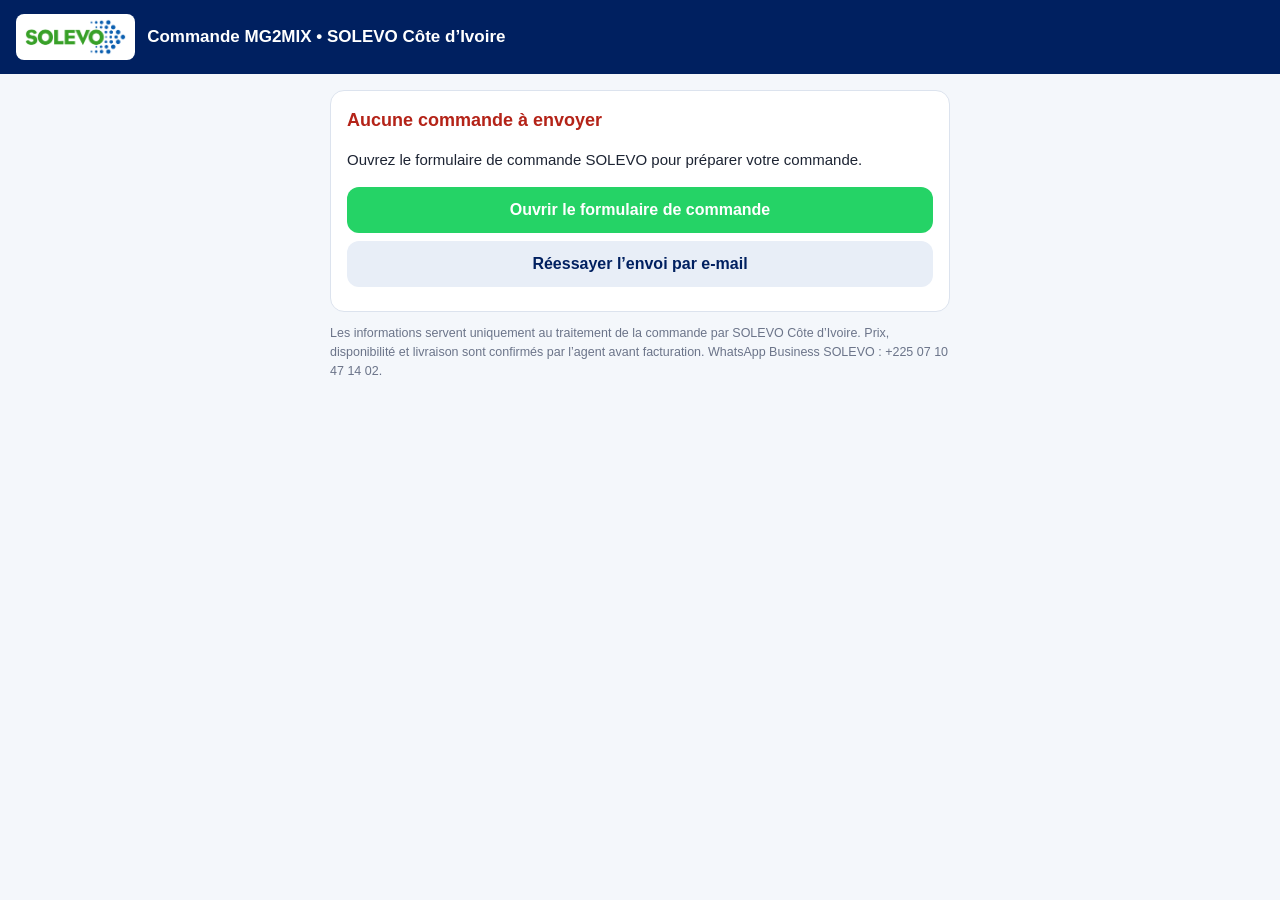
<file: commande/index.html>
<!DOCTYPE html>
<html lang="fr">
<head>
<meta charset="utf-8">
<meta name="viewport" content="width=device-width,initial-scale=1">
<meta name="robots" content="noindex">
<title>Envoi de la commande MG2MIX – SOLEVO Côte d’Ivoire</title>
<style>
body{margin:0;background:#F4F7FB;font:15px/1.5 Arial,Helvetica,sans-serif;color:#1d2433}
.top{background:#002060;color:#fff;padding:14px 16px;display:flex;align-items:center;gap:12px}
.top img{height:38px;background:#fff;border-radius:8px;padding:4px 8px}.top h1{font-size:17px;margin:0}
.wrap{max-width:620px;margin:0 auto;padding:16px}
.card{background:#fff;border:1px solid #DCE3EE;border-radius:14px;padding:16px;margin:0 0 12px}
.st{font-size:18px;font-weight:700;margin:0 0 6px}.ok{color:#2E7D1F}.ko{color:#B42318}.wait{color:#0B5FA1}
.id{font-size:22px;font-weight:800;color:#37A028;margin:6px 0}
.btn{display:block;text-align:center;border:0;border-radius:12px;padding:14px;font:700 16px Arial;text-decoration:none;margin:8px 0;cursor:pointer;width:100%;box-sizing:border-box}
.wa{background:#25D366;color:#fff}.sec{background:#E8EEF7;color:#002060}
pre{white-space:pre-wrap;font:13px/1.45 ui-monospace,Menlo,Consolas,monospace;background:#F6F8FB;border:1px solid #E1E7F0;border-radius:10px;padding:10px}
.note{font-size:12.5px;color:#6b7489}
</style>
</head>
<body>
<div class="top"><img src="logo.png" alt="SOLEVO"><h1>Commande MG2MIX • SOLEVO Côte d’Ivoire</h1></div>
<div class="wrap">
  <div class="card"><p class="st wait" id="st">Envoi de votre commande…</p><div class="id" id="id"></div><p id="msg"></p>
    <div id="fb" hidden>
      <a class="btn wa" id="wa" href="#">Envoyer par WhatsApp</a>
      <button class="btn sec" id="retry" type="button">Réessayer l’envoi par e-mail</button>
    </div>
  </div>
  <div class="card" id="recCard" hidden><pre id="rec"></pre></div>
  <p class="note">Les informations servent uniquement au traitement de la commande par SOLEVO Côte d’Ivoire. Prix, disponibilité et livraison sont confirmés par l’agent avant facturation. WhatsApp Business SOLEVO : +225 07 10 47 14 02.</p>
</div>
<script>
(function () {
  var $ = function (s) { return document.getElementById(s); };
  var fr = function (n) { return Math.round(n).toString().replace(/\B(?=(\d{3})+(?!\d))/g, ' '); };
  var esc = function (s) { return String(s == null ? '' : s).slice(0, 600); };
  function status(cls, t, m) { $('st').className = 'st ' + cls; $('st').textContent = t; $('msg').textContent = m || ''; }
  function decode() {
    var m = location.hash.match(/d=([A-Za-z0-9_-]+)/); if (!m) return null;
    var b = m[1].replace(/-/g, '+').replace(/_/g, '/'); while (b.length % 4) b += '=';
    try { return JSON.parse(decodeURIComponent(escape(atob(b)))); } catch (e) { return null; }
  }
  var O = decode(), C = null;
  function fallback(text) { $('fb').hidden = false; $('wa').href = 'https://wa.me/' + ((C && C.whatsapp_secours) || '2250710471402') + '?text=' + encodeURIComponent(text); }
  function build() {
    var P = C.produits.reduce(function (a, p) { a[p.id] = p; return a; }, {});
    var d = (O.date || new Date().toISOString()).slice(0, 10), idc = String(O.idClient || ('V' + String(O.tel || '').replace(/\D/g, '').slice(-10))).replace(/[^A-Z0-9]/gi, '').toUpperCase().slice(0, 14);
    var L = (O.lignes || []).filter(function (l) { return P[l.id] && +l.qte > 0; }).map(function (l) {
      var p = P[l.id], q = Math.min(100000, Math.floor(+l.qte)), rem = (d >= p.promo_debut && d <= p.promo_fin) ? p.remise : 0;
      return { id: p.id, nom: p.nom, qte: q, pu: p.prix_ht - rem, rem: rem, ht: q * (p.prix_ht - rem), code: rem ? 'SLB-' + p.code + '-' + idc + '-' + String(O.id).slice(-4) : '' };
    });
    var ht = L.reduce(function (a, l) { return a + l.ht; }, 0), rem = L.reduce(function (a, l) { return a + l.qte * l.rem; }, 0), tva = ht * C.tva, ttc = ht + tva;
    var zone = esc(O.zone), dest = [], seen = {};
    C.agents.forEach(function (a) { if (!seen[a.email]) { seen[a.email] = 1; dest.push(a); } });
    var agentsZone = dest.filter(function (a) { return a.zones.indexOf(zone) >= 0; });
    var lignesTxt = L.map(function (l) { return l.nom + ' : ' + l.qte + ' sac(s) × ' + fr(l.pu) + ' FCFA HT = ' + fr(l.ht) + ' FCFA HT' + (l.code ? ' (remise −' + fr(l.qte * l.rem) + ' FCFA, code ' + l.code + ')' : ''); }).join(' | ');
    var text = 'COMMANDE MG2MIX ' + esc(O.id) + '\nIdentifiant client : ' + idc + '\n' + L.map(function (l) { return '• ' + l.nom + ' : ' + l.qte + ' sac(s) × ' + fr(l.pu) + ' FCFA HT' + (l.code ? ' • remise −' + fr(l.qte * l.rem) + ' FCFA • code promo ' + l.code : ''); }).join('\n') +
      '\nTotal HT : ' + fr(ht) + ' FCFA' + (rem ? ' (remise promo −' + fr(rem) + ' FCFA)' : '') + '\nTVA 9 % : ' + fr(tva) + ' FCFA\nTotal TTC : ' + fr(ttc) + ' FCFA (≈ ' + (ttc / C.fcfa_par_euro).toFixed(2).replace('.', ',') + ' €)' +
      '\n\nClient : ' + esc(O.nom) + '\nTéléphone : ' + esc(O.tel) + (O.email ? '\nE-mail : ' + esc(O.email) : '') + (O.ferme ? '\nFerme : ' + esc(O.ferme) : '') + '\nZone : ' + zone + ' • ' + esc(O.ville) + '\nMode : ' + esc(O.mode) + (O.dateSouhaitee ? '\nDate souhaitée : ' + esc(O.dateSouhaitee) : '') + (O.message ? '\nMessage : ' + esc(O.message) : '');
    var body = {
      'Commande': esc(O.id), 'Identifiant client': idc, 'Date': new Date(O.date || Date.now()).toLocaleString('fr-FR', { timeZone: 'Africa/Abidjan' }), 'Client': esc(O.nom), 'Téléphone WhatsApp': esc(O.tel),
      'email': esc(O.email || ''), 'Ferme': esc(O.ferme || ''), 'Zone': zone, 'Ville': esc(O.ville), 'Mode': esc(O.mode), 'Date souhaitée': esc(O.dateSouhaitee || ''),
      'Produits': lignesTxt, 'Sacs': L.reduce(function (a, l) { return a + l.qte; }, 0), 'Remise promo (FCFA)': fr(rem), 'Codes promo': L.filter(function (l) { return l.code; }).map(function (l) { return l.code; }).join(', ') || 'aucun', 'Total HT (FCFA)': fr(ht), 'TVA 9 % (FCFA)': fr(tva), 'Total TTC (FCFA)': fr(ttc),
      'Total TTC (€)': (ttc / C.fcfa_par_euro).toFixed(2), 'Message': esc(O.message || ''),
      'Agent(s) de la zone': agentsZone.map(function (a) { return a.nom; }).join(', ') || 'Aucun agent paramétré : traitement par le KAM FEED',
      '_subject': 'Commande MG2MIX ' + esc(O.id) + ' • ' + zone + ' • ' + esc(O.nom) + ' • ' + fr(ttc) + ' FCFA TTC',
      'Données pour le report automatique (ne pas modifier)': 'SKCMD' + JSON.stringify({ id: O.id, date: O.date, idc: idc, nom: esc(O.nom), tel: esc(O.tel), zone: zone, ville: esc(O.ville), agent: agentsZone.map(function (a) { return a.nom; }).join(', '), mode: esc(O.mode), l: L.map(function (l) { return [l.id, l.qte, l.pu, l.rem, l.code]; }), ttc: Math.round(ttc) }) + 'SKFIN',
      '_template': 'table', '_captcha': 'false'
    };
    var cc = dest.map(function (a) { return a.email; }).filter(function (e) { return e !== C.destinataire_principal; });
    if (C.archive && cc.indexOf(C.archive) < 0) cc.push(C.archive);
    if (cc.length) body._cc = cc.join(',');
    if (O.email) { body._replyto = esc(O.email); body._autoresponse = 'Bonjour ' + esc(O.nom) + ', SOLEVO Côte d’Ivoire a bien reçu votre commande ' + esc(O.id) + '. Un agent vous recontacte pour confirmer prix, disponibilité et retrait.\n\n' + text; }
    return { body: body, text: text, agents: agentsZone, idc: idc, ok: L.length > 0 };
  }
  function send(B, force) {
    var key = 'sk_cmd_sent_' + O.id;
    try { if (!force && localStorage.getItem(key)) { status('ok', 'Commande déjà envoyée', 'Cette commande a déjà été transmise depuis cet appareil. Inutile de la renvoyer.'); return; } } catch (e) { /* */ }
    status('wait', 'Envoi de votre commande…'); $('fb').hidden = true;
    fetch('https://formsubmit.co/ajax/' + C.destinataire_principal, { method: 'POST', headers: { 'Content-Type': 'application/json', 'Accept': 'application/json' }, body: JSON.stringify(B.body) })
      .then(function (r) { return r.json(); })
      .then(function (j) {
        if (String(j.success) === 'true') {
          try { localStorage.setItem(key, '1'); } catch (e) { /* */ }
          status('ok', '✓ Commande envoyée à SOLEVO', 'Elle a été transmise par e-mail au KAM FEED, aux agents techniques et à l’ADV' + (B.agents.length ? ' ; agent de votre zone : ' + B.agents.map(function (a) { return a.nom; }).join(', ') : '') + '. Votre identifiant client : ' + B.idc + '. Un agent vous recontacte sur WhatsApp' + (O.email ? ' ; une copie part à votre adresse e-mail.' : '.'));
        } else { status('ko', 'L’envoi par e-mail n’a pas abouti', (j.message || '') + ' Envoyez la commande par WhatsApp : rien n’est perdu.'); fallback(B.text); }
      })
      .catch(function () { status('ko', 'Pas de connexion au service d’envoi', 'Envoyez la commande par WhatsApp, ou réessayez dans un instant.'); fallback(B.text); });
  }
  if (!O) { status('ko', 'Aucune commande à envoyer', 'Ouvrez le formulaire de commande SOLEVO pour préparer votre commande.'); $('fb').hidden = false; $('wa').textContent = 'Ouvrir le formulaire de commande'; $('wa').href = 'https://claude.ai/artifact/TUnnsq3KPaGHqWqgX2PpWF#commande'; $('retry').hidden = true; return; }
  $('id').textContent = O.id || '';
  fetch('agents.json', { cache: 'no-store' }).then(function (r) { return r.json(); }).then(function (c) {
    C = c; var B = build();
    $('rec').textContent = B.text; $('recCard').hidden = false;
    if (!B.ok) { status('ko', 'Commande vide', 'Aucun produit valide dans la commande.'); return; }
    $('retry').onclick = function () { send(B, true); };
    send(B, false);
  }).catch(function () { status('ko', 'Paramètres indisponibles', 'Envoyez la commande par WhatsApp.'); fallback('Commande MG2MIX ' + (O.id || '')); });
})();
</script>
<script>window.goatcounter={path:"/commande-envoi"};</script>
<script data-goatcounter="https://lehito.goatcounter.com/count" async src="https://gc.zgo.at/count.js"></script>
</body>
</html>
</file>
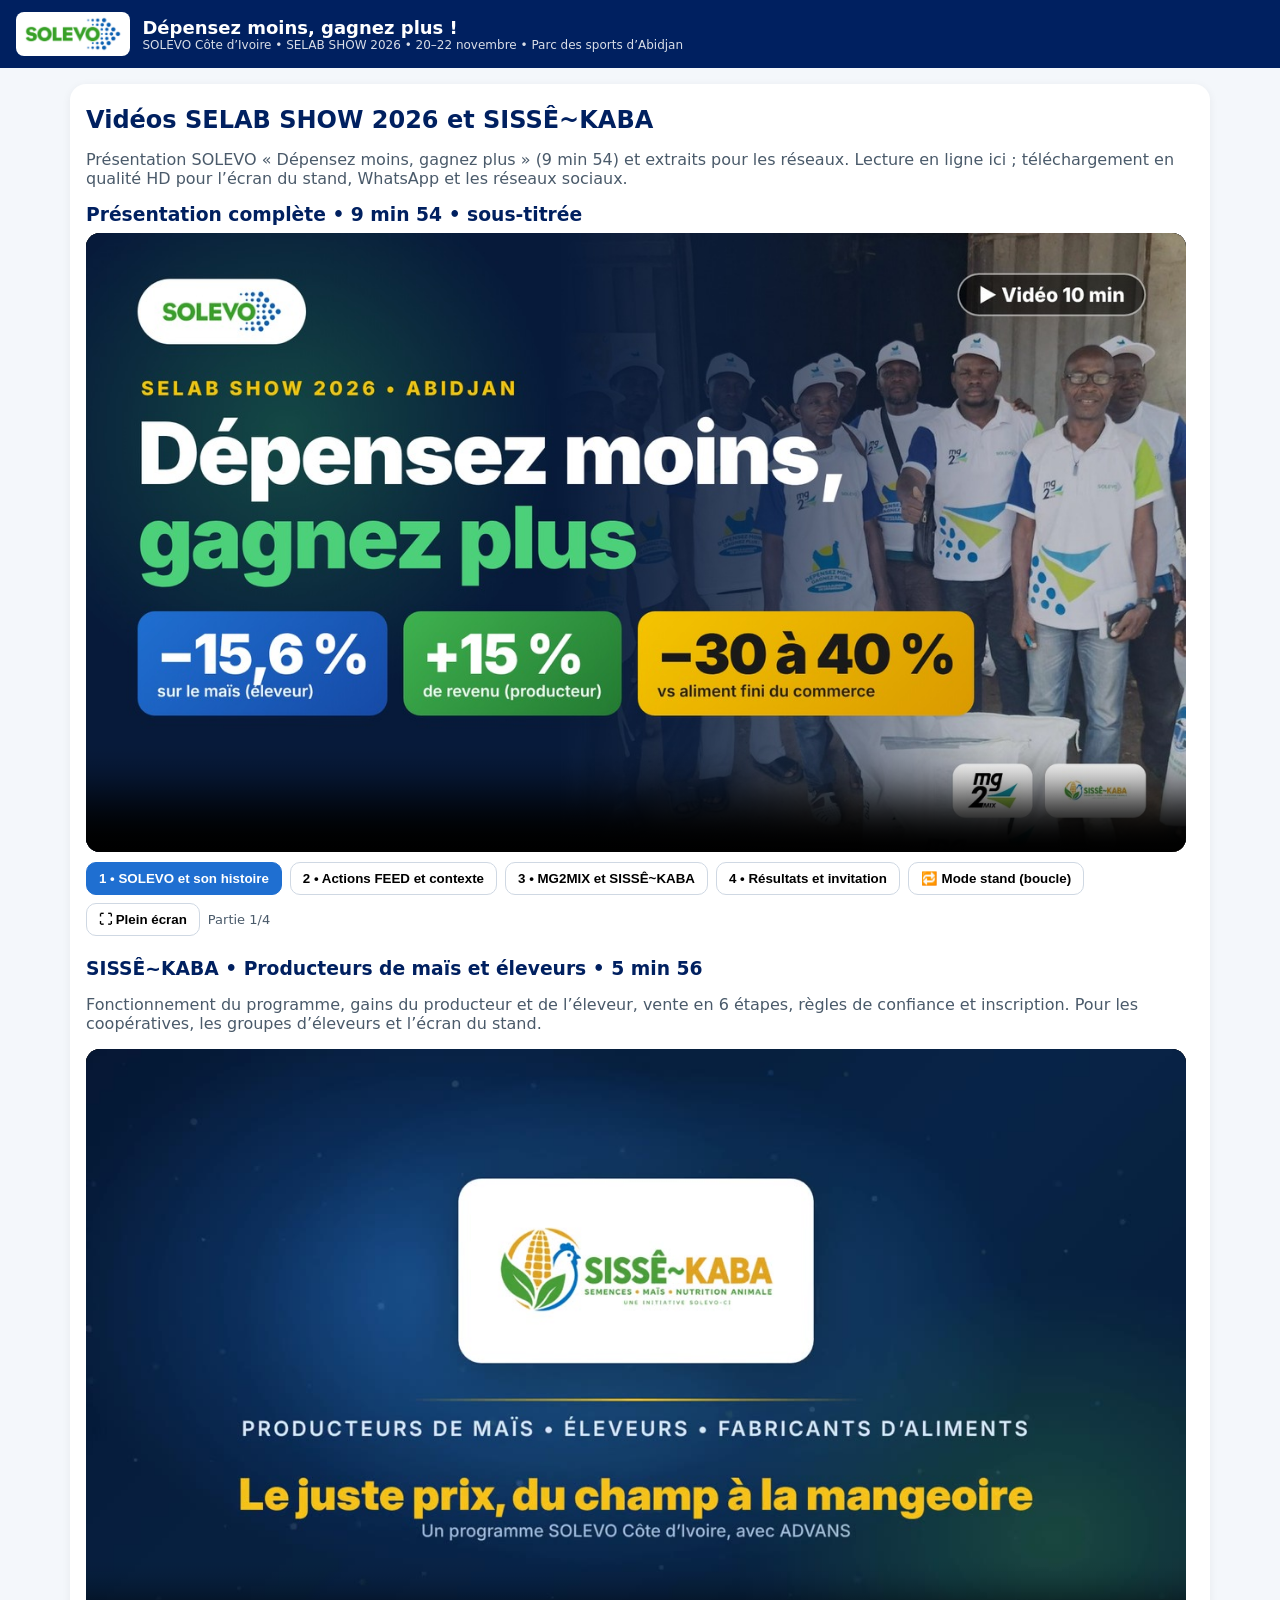
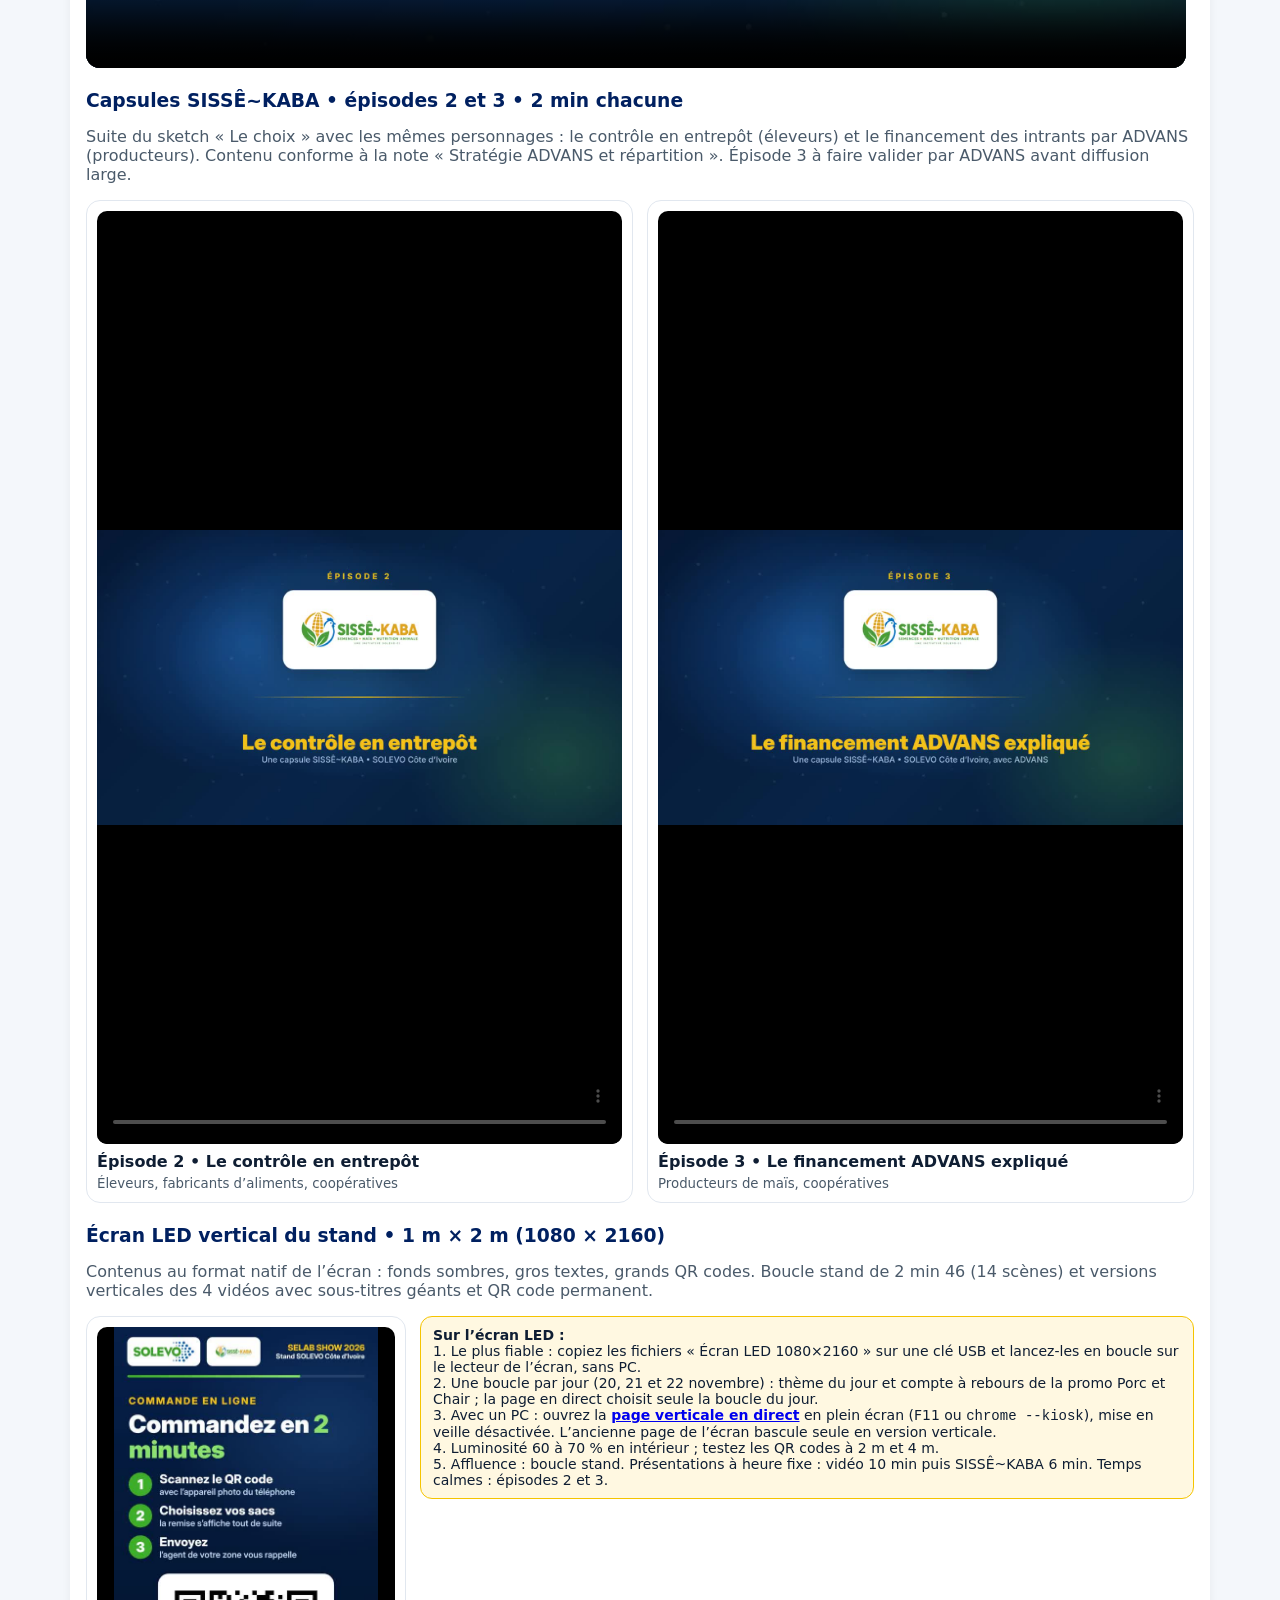
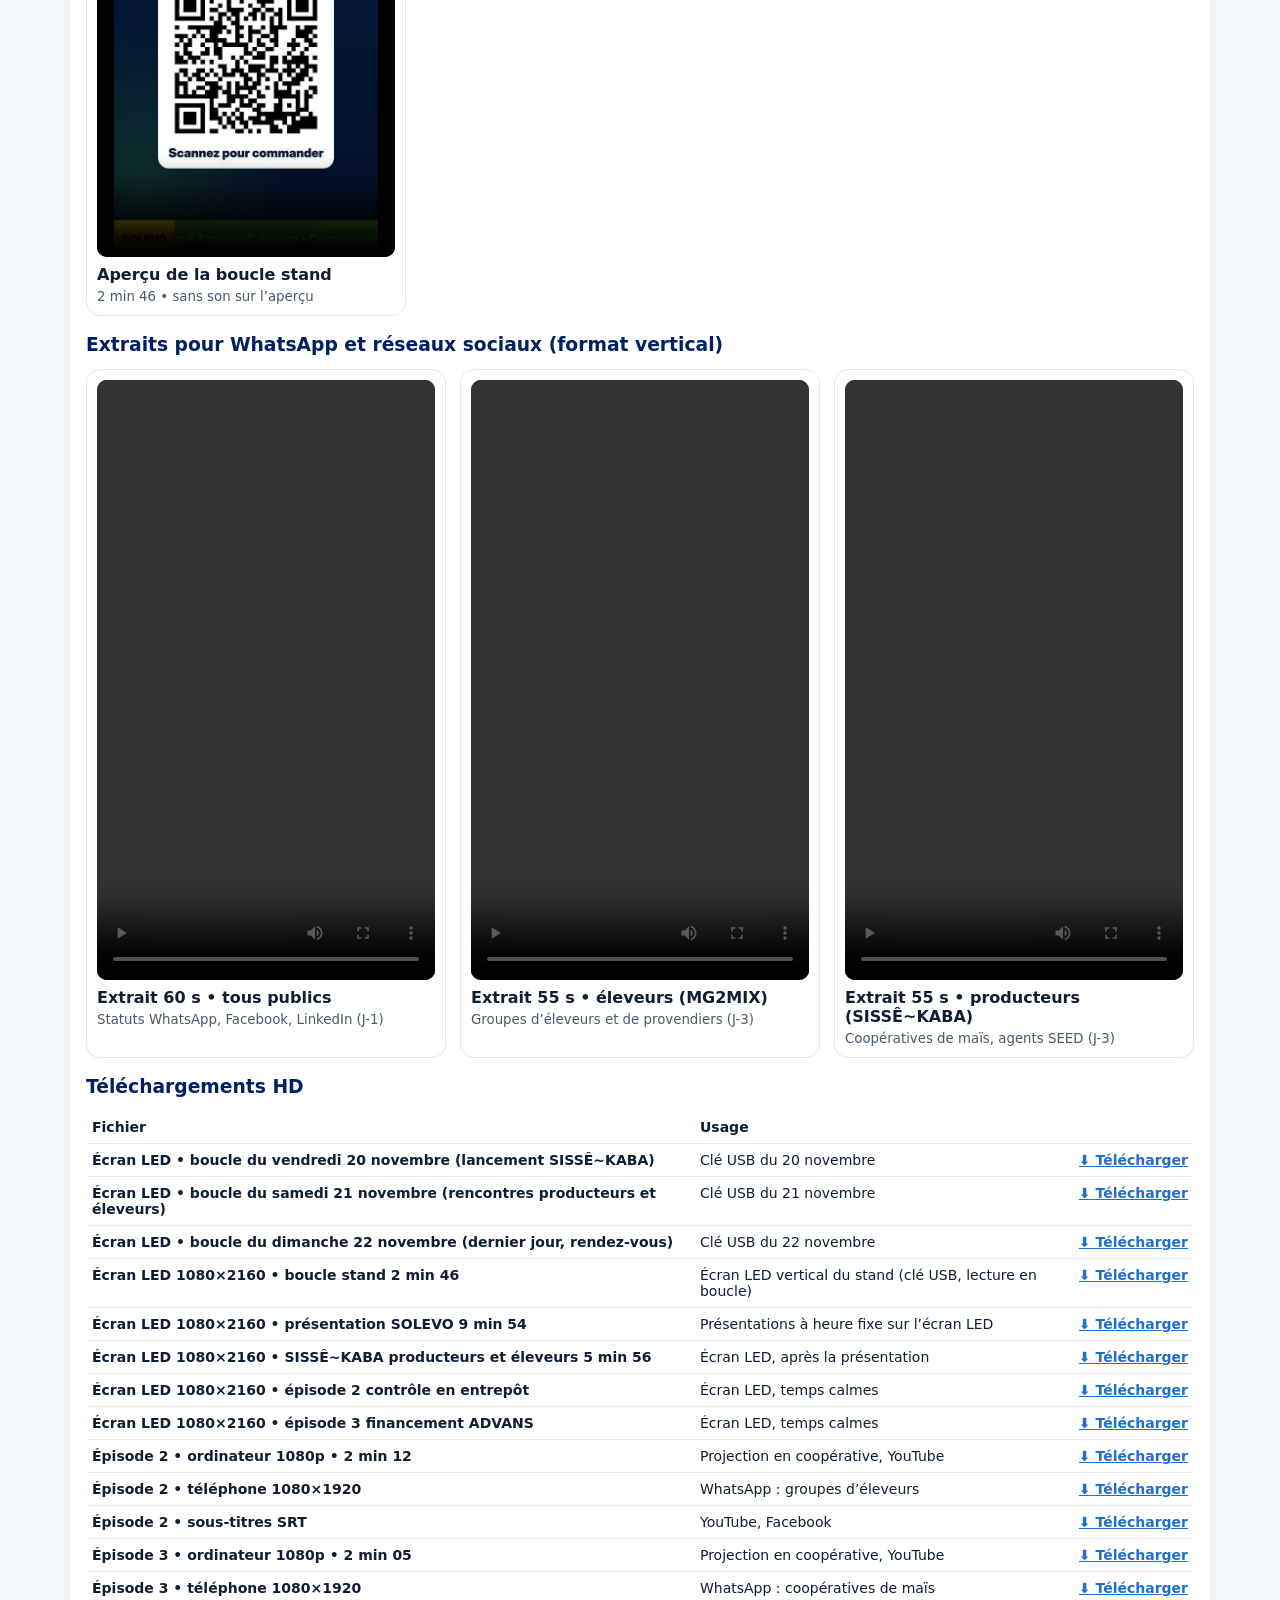
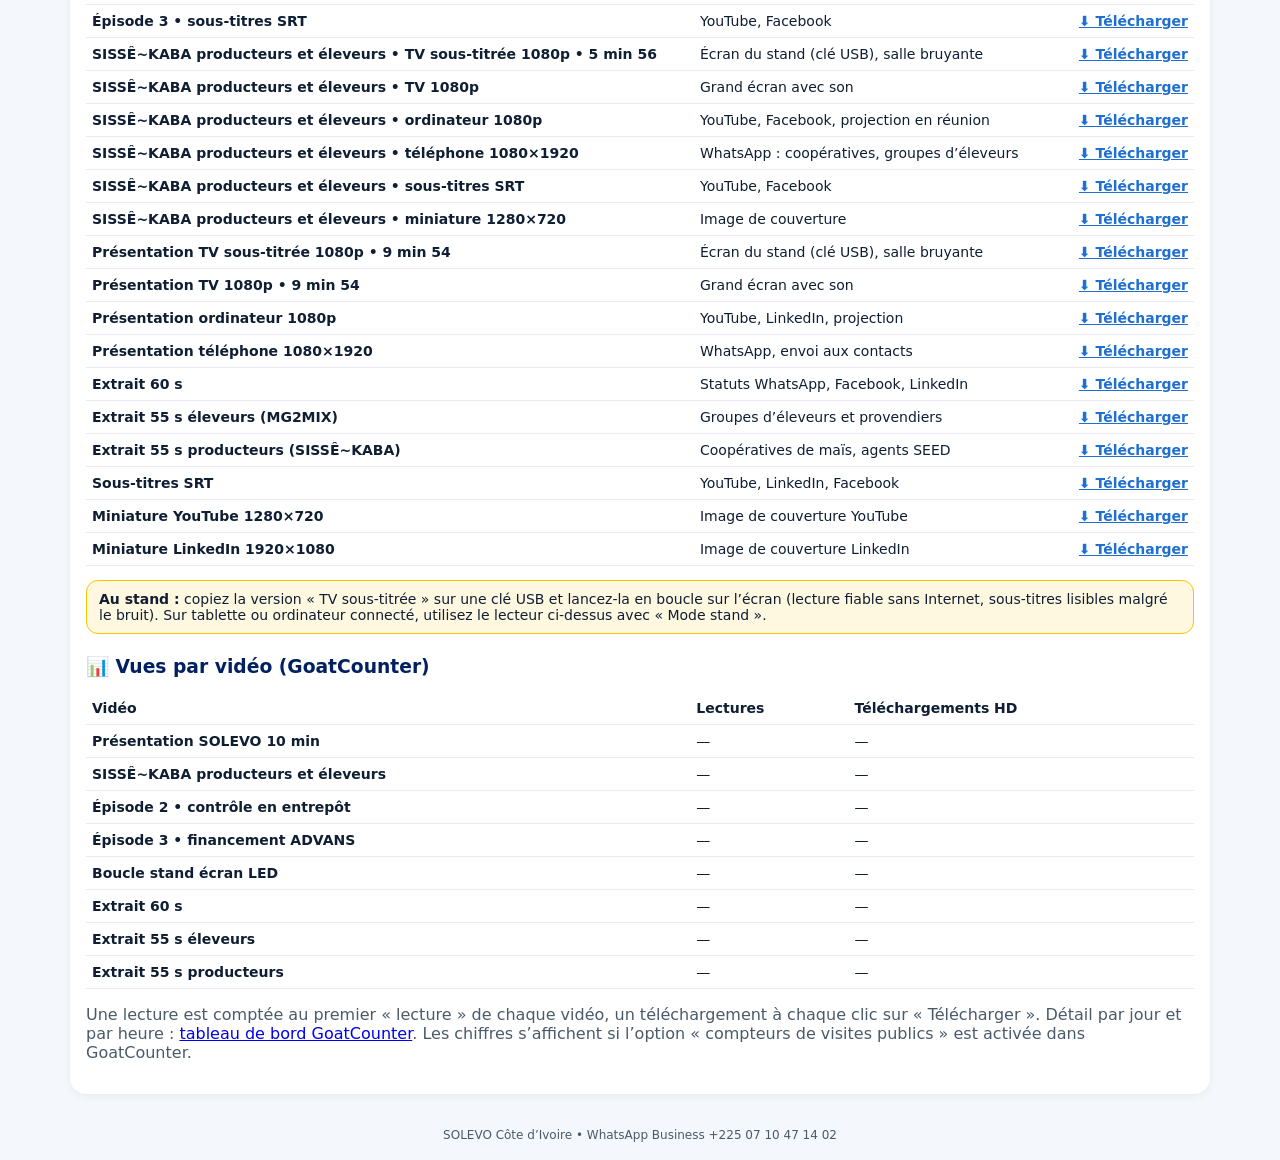
<file: videos/index.html>
<!DOCTYPE html>
<html lang="fr"><head><meta charset="utf-8"><meta name="viewport" content="width=device-width, initial-scale=1">
<title>Vidéos SOLEVO • SELAB SHOW 2026</title>
<style>body{margin:0;font-family:Inter,system-ui,-apple-system,Segoe UI,Roboto,sans-serif;background:#F4F7FB;color:#0F1E33}
.wrap{max-width:1140px;margin:0 auto;padding:16px}
header{display:flex;align-items:center;gap:12px;background:#002060;color:#fff;padding:12px 16px}
header img{height:36px;background:#fff;border-radius:8px;padding:4px 8px}
header b{font-size:18px}header span{display:block;font-size:12px;opacity:.85}
h2{color:#002060;margin:6px 0}h3{color:#002060}.note{color:#4a5a6a}
#secVid{background:#fff;border-radius:16px;padding:16px;box-shadow:0 2px 10px rgba(0,0,0,.06)}
footer{text-align:center;font-size:12px;color:#4a5a6a;padding:18px}</style></head>
<body><header><img src="../assets/solevo_small.png" alt="SOLEVO"><div><b>Dépensez moins, gagnez plus !</b><span>SOLEVO Côte d’Ivoire • SELAB SHOW 2026 • 20–22 novembre • Parc des sports d’Abidjan</span></div></header>
<div class="wrap">
  <div id="secVid">
    <h2>Vidéos SELAB SHOW 2026 et SISSÊ~KABA</h2>
    <p class="note">Présentation SOLEVO « Dépensez moins, gagnez plus » (9 min 54) et extraits pour les réseaux. Lecture en ligne ici ; téléchargement en qualité HD pour l’écran du stand, WhatsApp et les réseaux sociaux.</p>
    <style>
      .vd-main{background:#000;border-radius:14px;overflow:hidden;position:relative;aspect-ratio:16/9;max-width:1100px}
      .vd-main video{position:absolute;inset:0;width:100%;height:100%;background:#000}
      .vd-main video[hidden]{display:none}
      .vd-ctl{display:flex;flex-wrap:wrap;gap:8px;align-items:center;margin:10px 0}
      .vd-ctl button{padding:8px 12px;border-radius:10px;border:1px solid #cfd8e3;background:#fff;cursor:pointer;font-weight:600}
      .vd-ctl button.on{background:#1f6fd1;color:#fff;border-color:#1f6fd1}
      .vd-ctl .vd-st{font-size:13px;color:#4a5a6a}
      .vd-grid{display:grid;grid-template-columns:repeat(auto-fit,minmax(220px,1fr));gap:14px;margin-top:14px}
      .vd-card{border:1px solid #e1e7ef;border-radius:14px;padding:10px;background:#fff}
      .vd-card video{width:100%;aspect-ratio:9/16;background:#000;border-radius:10px;display:block}
      .vd-card b{display:block;margin:8px 0 2px}.vd-card small{color:#4a5a6a}
      .vd-dl{width:100%;border-collapse:collapse;margin-top:14px;font-size:14px}
      .vd-dl th,.vd-dl td{border-bottom:1px solid #e6ebf1;padding:8px 6px;text-align:left;vertical-align:top}
      .vd-dl a{font-weight:700;color:#1f6fd1;white-space:nowrap}
      .vd-tip{background:#fff8e1;border:1px solid #f5c400;border-radius:12px;padding:10px 12px;margin-top:14px;font-size:14px}
    </style>
    <h3 style="margin:14px 0 8px">Présentation complète • 9 min 54 • sous-titrée</h3>
    <div class="vd-main" id="vdMain">
      <video data-gc="presentation" data-gct="Présentation SOLEVO 10 min" id="vdA" controls playsinline preload="metadata" poster="selab/SOLEVO_SELAB_Miniature_YouTube_1280x720_2026-11-16.jpg"></video>
      <video data-gc="presentation" data-gct="Présentation SOLEVO 10 min" id="vdB" controls playsinline preload="auto" hidden></video>
    </div>
    <div class="vd-ctl">
      <button type="button" data-vp="0" class="on">1 • SOLEVO et son histoire</button>
      <button type="button" data-vp="1">2 • Actions FEED et contexte</button>
      <button type="button" data-vp="2">3 • MG2MIX et SISSÊ~KABA</button>
      <button type="button" data-vp="3">4 • Résultats et invitation</button>
      <button type="button" id="vdLoop">🔁 Mode stand (boucle)</button>
      <button type="button" id="vdFull">⛶ Plein écran</button>
      <span class="vd-st" id="vdSt">Partie 1/4</span>
    </div>
    <h3 style="margin:22px 0 8px">SISSÊ~KABA • Producteurs de maïs et éleveurs • 5 min 56</h3>
    <p class="note">Fonctionnement du programme, gains du producteur et de l’éleveur, vente en 6 étapes, règles de confiance et inscription. Pour les coopératives, les groupes d’éleveurs et l’écran du stand.</p>
    <div class="vd-main"><video data-gc="producteurs-eleveurs" data-gct="SISSÊ~KABA producteurs et éleveurs" controls playsinline preload="metadata" poster="web/producteurs_eleveurs_poster.jpg" src="web/producteurs_eleveurs.mp4"></video></div>
    <h3 style="margin:22px 0 8px">Capsules SISSÊ~KABA • épisodes 2 et 3 • 2 min chacune</h3>
    <p class="note">Suite du sketch « Le choix » avec les mêmes personnages : le contrôle en entrepôt (éleveurs) et le financement des intrants par ADVANS (producteurs). Contenu conforme à la note « Stratégie ADVANS et répartition ». Épisode 3 à faire valider par ADVANS avant diffusion large.</p>
    <div class="vd-grid" style="grid-template-columns:1fr 1fr">
      <div class="vd-card"><video data-gc="episode2" data-gct="Épisode 2 • contrôle en entrepôt" controls playsinline preload="metadata" poster="web/episode2_poster.jpg" src="web/episode2.mp4"></video><b>Épisode 2 • Le contrôle en entrepôt</b><small>Éleveurs, fabricants d’aliments, coopératives</small></div>
      <div class="vd-card"><video data-gc="episode3" data-gct="Épisode 3 • financement ADVANS" controls playsinline preload="metadata" poster="web/episode3_poster.jpg" src="web/episode3.mp4"></video><b>Épisode 3 • Le financement ADVANS expliqué</b><small>Producteurs de maïs, coopératives</small></div>
    </div>
    <h3 style="margin:22px 0 8px">Écran LED vertical du stand • 1 m × 2 m (1080 × 2160)</h3>
    <p class="note">Contenus au format natif de l’écran : fonds sombres, gros textes, grands QR codes. Boucle stand de 2 min 46 (14 scènes) et versions verticales des 4 vidéos avec sous-titres géants et QR code permanent.</p>
    <div class="vd-grid" style="grid-template-columns:minmax(0,320px) 1fr;align-items:start">
      <div class="vd-card"><video data-gc="boucle-led" data-gct="Boucle stand écran LED" controls playsinline loop muted preload="metadata" poster="web/boucle_led_poster.jpg" src="web/boucle_led.mp4"></video><b>Aperçu de la boucle stand</b><small>2 min 46 • sans son sur l’aperçu</small></div>
      <div class="vd-tip" style="margin-top:0"><b>Sur l’écran LED :</b><br>1. Le plus fiable : copiez les fichiers « Écran LED 1080×2160 » sur une clé USB et lancez-les en boucle sur le lecteur de l’écran, sans PC.<br>2. Une boucle par jour (20, 21 et 22 novembre) : thème du jour et compte à rebours de la promo Porc et Chair ; la page en direct choisit seule la boucle du jour.<br>3. Avec un PC : ouvrez la <a href="https://lehito1989.github.io/sisse-kaba-APP/ecran/vertical.html" target="_blank" rel="noopener"><b>page verticale en direct</b></a> en plein écran (F11 ou <code>chrome --kiosk</code>), mise en veille désactivée. L’ancienne page de l’écran bascule seule en version verticale.<br>4. Luminosité 60 à 70 % en intérieur ; testez les QR codes à 2 m et 4 m.<br>5. Affluence : boucle stand. Présentations à heure fixe : vidéo 10 min puis SISSÊ~KABA 6 min. Temps calmes : épisodes 2 et 3.</div>
    </div>
    <h3 style="margin:18px 0 0">Extraits pour WhatsApp et réseaux sociaux (format vertical)</h3>
    <div class="vd-grid">
      <div class="vd-card"><video data-gc="extrait-60s" data-gct="Extrait 60 s" controls playsinline preload="metadata" src="selab/SOLEVO_SELAB_Teaser_60s_Reseaux_1080x1920_2026-11-16.mp4#t=2.5"></video><b>Extrait 60 s • tous publics</b><small>Statuts WhatsApp, Facebook, LinkedIn (J-1)</small></div>
      <div class="vd-card"><video data-gc="extrait-eleveurs" data-gct="Extrait 55 s éleveurs" controls playsinline preload="metadata" src="selab/SOLEVO_SELAB_Extrait_55s_Eleveurs_MG2MIX_1080x1920_2026-11-16.mp4#t=2.5"></video><b>Extrait 55 s • éleveurs (MG2MIX)</b><small>Groupes d’éleveurs et de provendiers (J-3)</small></div>
      <div class="vd-card"><video data-gc="extrait-producteurs" data-gct="Extrait 55 s producteurs" controls playsinline preload="metadata" src="selab/SOLEVO_SELAB_Extrait_55s_Producteurs_SISSE-KABA_1080x1920_2026-11-16.mp4#t=2.5"></video><b>Extrait 55 s • producteurs (SISSÊ~KABA)</b><small>Coopératives de maïs, agents SEED (J-3)</small></div>
    </div>
    <h3 style="margin:18px 0 0">Téléchargements HD</h3>
    <table class="vd-dl"><thead><tr><th>Fichier</th><th>Usage</th><th></th></tr></thead><tbody id="vdDl"></tbody></table>
    <div class="vd-tip"><b>Au stand :</b> copiez la version « TV sous-titrée » sur une clé USB et lancez-la en boucle sur l’écran (lecture fiable sans Internet, sous-titres lisibles malgré le bruit). Sur tablette ou ordinateur connecté, utilisez le lecteur ci-dessus avec « Mode stand ».</div>
    <h3 style="margin:22px 0 8px">📊 Vues par vidéo (GoatCounter)</h3>
    <table class="vd-dl"><thead><tr><th>Vidéo</th><th>Lectures</th><th>Téléchargements HD</th></tr></thead><tbody id="vdStats"></tbody></table>
    <p class="note">Une lecture est comptée au premier « lecture » de chaque vidéo, un téléchargement à chaque clic sur « Télécharger ». Détail par jour et par heure : <a href="https://lehito.goatcounter.com" target="_blank" rel="noopener">tableau de bord GoatCounter</a>. Les chiffres s’affichent si l’option « compteurs de visites publics » est activée dans GoatCounter.</p>
    <script>
    (function () {
      var GC = 'https://lehito.goatcounter.com', V = [["presentation", "Présentation SOLEVO 10 min"], ["producteurs-eleveurs", "SISSÊ~KABA producteurs et éleveurs"], ["episode2", "Épisode 2 • contrôle en entrepôt"], ["episode3", "Épisode 3 • financement ADVANS"], ["boucle-led", "Boucle stand écran LED"], ["extrait-60s", "Extrait 60 s"], ["extrait-eleveurs", "Extrait 55 s éleveurs"], ["extrait-producteurs", "Extrait 55 s producteurs"]];
      function hit(p, t) { try { var i = new Image(); i.src = GC + '/count?p=' + encodeURIComponent(p) + '&t=' + encodeURIComponent(t || p) + '&rnd=' + Math.random().toString(36).slice(2); } catch (e) { /* */ } }
      var seen = {};
      [].forEach.call(document.querySelectorAll('video[data-gc]'), function (v) {
        v.addEventListener('play', function () { var k = v.dataset.gc; if (seen[k]) return; seen[k] = 1; hit('/video/' + k, 'Vidéo : ' + v.dataset.gct); });
      });
      document.addEventListener('click', function (e) {
        var a = e.target.closest && e.target.closest('.vd-dl a[href]'); if (!a || !/\.(mp4|srt|jpg)$/i.test(a.href)) return;
        var f = a.href.split('/').pop(); hit('/telechargement/' + f, 'Téléchargement : ' + f);
      }, true);
      function cnt(p, el) {
        fetch(GC + '/counter/' + encodeURIComponent(p) + '.json').then(function (r) { return r.ok ? r.json() : null; })
          .then(function (j) { el.textContent = j && j.count != null ? j.count : '0'; }).catch(function () { el.textContent = '—'; });
      }
      var tb = document.getElementById('vdStats'); if (!tb) return;
      tb.innerHTML = V.map(function (x) { return '<tr><td><b>' + x[1] + '</b></td><td data-v="' + x[0] + '">…</td><td data-d="' + x[0] + '">' + (x[0] === 'presentation' || x[0] === 'producteurs-eleveurs' || x[0].indexOf('episode') === 0 || x[0] === 'boucle-led' ? '…' : '—') + '</td></tr>'; }).join('');
      [].forEach.call(tb.querySelectorAll('[data-v]'), function (td) { cnt('/video/' + td.dataset.v, td); });
      var DLK = { 'presentation': '/telechargement/SOLEVO_SELAB_Video_Presentation_TV_sous-titree_1080p_10min_2026-11-16.mp4', 'producteurs-eleveurs': '/telechargement/SISSE-KABA_Producteurs-Eleveurs_TV_sous-titree_1080p_6min_2026-11-19.mp4',
        'episode2': '/telechargement/SISSE-KABA_Episode2_Controle-entrepot_Ordinateur_1080p_2min_2026-11-20.mp4', 'episode3': '/telechargement/SISSE-KABA_Episode3_Financement-ADVANS_Ordinateur_1080p_2min_2026-11-20.mp4',
        'boucle-led': '/telechargement/SOLEVO_Boucle-Stand_Ecran-LED_1080x2160_2min46_2026-11-20.mp4' };
      [].forEach.call(tb.querySelectorAll('[data-d]'), function (td) { if (DLK[td.dataset.d]) cnt(DLK[td.dataset.d], td); });
    })();
    </script>
    <script>
    (function () {
      var BASE = 'https://lehito1989.github.io/sisse-kaba-APP/videos/';
      var DL = [
        ['SOLEVO_Boucle-Stand_Jour1_20-nov_Ecran-LED_1080x2160_2min57_2026-11-20.mp4', 'Écran LED • boucle du vendredi 20 novembre (lancement SISSÊ~KABA)', 'Clé USB du 20 novembre', 'led/'],
        ['SOLEVO_Boucle-Stand_Jour2_21-nov_Ecran-LED_1080x2160_2min57_2026-11-20.mp4', 'Écran LED • boucle du samedi 21 novembre (rencontres producteurs et éleveurs)', 'Clé USB du 21 novembre', 'led/'],
        ['SOLEVO_Boucle-Stand_Jour3_22-nov_Ecran-LED_1080x2160_2min57_2026-11-20.mp4', 'Écran LED • boucle du dimanche 22 novembre (dernier jour, rendez-vous)', 'Clé USB du 22 novembre', 'led/'],
        ['SOLEVO_Boucle-Stand_Ecran-LED_1080x2160_2min46_2026-11-20.mp4', 'Écran LED 1080×2160 • boucle stand 2 min 46', 'Écran LED vertical du stand (clé USB, lecture en boucle)', 'led/'],
        ['SOLEVO_Presentation_10min_Ecran-LED_1080x2160_2026-11-20.mp4', 'Écran LED 1080×2160 • présentation SOLEVO 9 min 54', 'Présentations à heure fixe sur l’écran LED', 'led/'],
        ['SISSE-KABA_Producteurs-Eleveurs_6min_Ecran-LED_1080x2160_2026-11-20.mp4', 'Écran LED 1080×2160 • SISSÊ~KABA producteurs et éleveurs 5 min 56', 'Écran LED, après la présentation', 'led/'],
        ['SISSE-KABA_Episode2_Controle-entrepot_2min_Ecran-LED_1080x2160_2026-11-20.mp4', 'Écran LED 1080×2160 • épisode 2 contrôle en entrepôt', 'Écran LED, temps calmes', 'led/'],
        ['SISSE-KABA_Episode3_Financement-ADVANS_2min_Ecran-LED_1080x2160_2026-11-20.mp4', 'Écran LED 1080×2160 • épisode 3 financement ADVANS', 'Écran LED, temps calmes', 'led/'],
        ['SISSE-KABA_Episode2_Controle-entrepot_Ordinateur_1080p_2min_2026-11-20.mp4', 'Épisode 2 • ordinateur 1080p • 2 min 12', 'Projection en coopérative, YouTube', 'sisse/'],
        ['SISSE-KABA_Episode2_Controle-entrepot_Telephone_1080x1920_2min_2026-11-20.mp4', 'Épisode 2 • téléphone 1080×1920', 'WhatsApp : groupes d’éleveurs', 'sisse/'],
        ['SISSE-KABA_Episode2_Controle-entrepot_Sous-titres_2min_2026-11-20.srt', 'Épisode 2 • sous-titres SRT', 'YouTube, Facebook', 'sisse/'],
        ['SISSE-KABA_Episode3_Financement-ADVANS_Ordinateur_1080p_2min_2026-11-20.mp4', 'Épisode 3 • ordinateur 1080p • 2 min 05', 'Projection en coopérative, YouTube', 'sisse/'],
        ['SISSE-KABA_Episode3_Financement-ADVANS_Telephone_1080x1920_2min_2026-11-20.mp4', 'Épisode 3 • téléphone 1080×1920', 'WhatsApp : coopératives de maïs', 'sisse/'],
        ['SISSE-KABA_Episode3_Financement-ADVANS_Sous-titres_2min_2026-11-20.srt', 'Épisode 3 • sous-titres SRT', 'YouTube, Facebook', 'sisse/'],
        ['SISSE-KABA_Producteurs-Eleveurs_TV_sous-titree_1080p_6min_2026-11-19.mp4', 'SISSÊ~KABA producteurs et éleveurs • TV sous-titrée 1080p • 5 min 56', 'Écran du stand (clé USB), salle bruyante', 'sisse/'],
        ['SISSE-KABA_Producteurs-Eleveurs_TV_1080p_6min_2026-11-19.mp4', 'SISSÊ~KABA producteurs et éleveurs • TV 1080p', 'Grand écran avec son', 'sisse/'],
        ['SISSE-KABA_Producteurs-Eleveurs_Ordinateur_1080p_6min_2026-11-19.mp4', 'SISSÊ~KABA producteurs et éleveurs • ordinateur 1080p', 'YouTube, Facebook, projection en réunion', 'sisse/'],
        ['SISSE-KABA_Producteurs-Eleveurs_Telephone_1080x1920_6min_2026-11-19.mp4', 'SISSÊ~KABA producteurs et éleveurs • téléphone 1080×1920', 'WhatsApp : coopératives, groupes d’éleveurs', 'sisse/'],
        ['SISSE-KABA_Producteurs-Eleveurs_Sous-titres_6min_2026-11-19.srt', 'SISSÊ~KABA producteurs et éleveurs • sous-titres SRT', 'YouTube, Facebook', 'sisse/'],
        ['SISSE-KABA_Producteurs-Eleveurs_Miniature_1280x720_2026-11-19.jpg', 'SISSÊ~KABA producteurs et éleveurs • miniature 1280×720', 'Image de couverture', 'sisse/'],
        ['SOLEVO_SELAB_Video_Presentation_TV_sous-titree_1080p_10min_2026-11-16.mp4', 'Présentation TV sous-titrée 1080p • 9 min 54', 'Écran du stand (clé USB), salle bruyante'],
        ['SOLEVO_SELAB_Video_Presentation_TV_1080p_10min_2026-11-16.mp4', 'Présentation TV 1080p • 9 min 54', 'Grand écran avec son'],
        ['SOLEVO_SELAB_Video_Presentation_Ordinateur_1080p_10min_2026-11-16.mp4', 'Présentation ordinateur 1080p', 'YouTube, LinkedIn, projection'],
        ['SOLEVO_SELAB_Video_Presentation_Telephone_1080x1920_10min_2026-11-16.mp4', 'Présentation téléphone 1080×1920', 'WhatsApp, envoi aux contacts'],
        ['SOLEVO_SELAB_Teaser_60s_Reseaux_1080x1920_2026-11-16.mp4', 'Extrait 60 s', 'Statuts WhatsApp, Facebook, LinkedIn'],
        ['SOLEVO_SELAB_Extrait_55s_Eleveurs_MG2MIX_1080x1920_2026-11-16.mp4', 'Extrait 55 s éleveurs (MG2MIX)', 'Groupes d’éleveurs et provendiers'],
        ['SOLEVO_SELAB_Extrait_55s_Producteurs_SISSE-KABA_1080x1920_2026-11-16.mp4', 'Extrait 55 s producteurs (SISSÊ~KABA)', 'Coopératives de maïs, agents SEED'],
        ['SOLEVO_SELAB_Video_Presentation_Sous-titres_10min_2026-11-16.srt', 'Sous-titres SRT', 'YouTube, LinkedIn, Facebook'],
        ['SOLEVO_SELAB_Miniature_YouTube_1280x720_2026-11-16.jpg', 'Miniature YouTube 1280×720', 'Image de couverture YouTube'],
        ['SOLEVO_SELAB_Miniature_LinkedIn_1920x1080_2026-11-16.jpg', 'Miniature LinkedIn 1920×1080', 'Image de couverture LinkedIn']
      ];
      var tb = document.getElementById('vdDl');
      if (tb) tb.innerHTML = DL.map(function (d) { return '<tr><td><b>' + d[1] + '</b></td><td>' + d[2] + '</td><td><a href="' + BASE + (d[3] || 'selab/') + d[0] + '" target="_blank" rel="noopener">⬇ Télécharger</a></td></tr>'; }).join('');
      var P = [1, 2, 3, 4].map(function (i) { return 'web/presentation_p' + i + '.mp4'; });
      var A = document.getElementById('vdA'), B = document.getElementById('vdB'), st = document.getElementById('vdSt');
      if (!A || !B) return;
      var cur = 0, loop = false, front = A, back = B;
      function mark() { st.textContent = 'Partie ' + (cur + 1) + '/4' + (loop ? ' • boucle' : ''); document.querySelectorAll('[data-vp]').forEach(function (b) { b.classList.toggle('on', +b.dataset.vp === cur); }); }
      function prep() { var n = cur + 1 < P.length ? cur + 1 : (loop ? 0 : -1); if (n >= 0) { back.src = P[n]; back.load(); } }
      function go(i, play) { cur = i; front.src = P[i]; front.load(); mark(); prep(); if (play) front.play().catch(function () {}); }
      function next() {
        var n = cur + 1 < P.length ? cur + 1 : (loop ? 0 : -1);
        if (n < 0) return;
        cur = n; var old = front; front = back; back = old;
        front.hidden = false; front.play().catch(function () {}); old.pause(); old.hidden = true;
        mark(); prep();
      }
      [A, B].forEach(function (v) { v.addEventListener('ended', function () { if (v === front) next(); }); });
      document.querySelectorAll('[data-vp]').forEach(function (b) { b.addEventListener('click', function () { back.pause(); back.hidden = true; front.hidden = false; go(+b.dataset.vp, true); }); });
      document.getElementById('vdLoop').addEventListener('click', function () { loop = !loop; this.classList.toggle('on', loop); mark(); prep(); if (loop && front.paused) front.play().catch(function () {}); });
      document.getElementById('vdFull').addEventListener('click', function () { var m = document.getElementById('vdMain'); try { (m.requestFullscreen || m.webkitRequestFullscreen).call(m); } catch (e) {} });
      A.src = P[0]; mark(); prep();
    })();
    </script>
  </div>

</div><footer>SOLEVO Côte d’Ivoire • WhatsApp Business +225 07 10 47 14 02</footer>
<script>window.goatcounter={path:'/videos/'+((location.search.match(/[?&]src=([a-z0-9-]+)/i)||[])[1]||'qr')};</script><script async src="https://gc.zgo.at/count.js" data-goatcounter="https://lehito.goatcounter.com/count"></script>
</body></html>
</file>
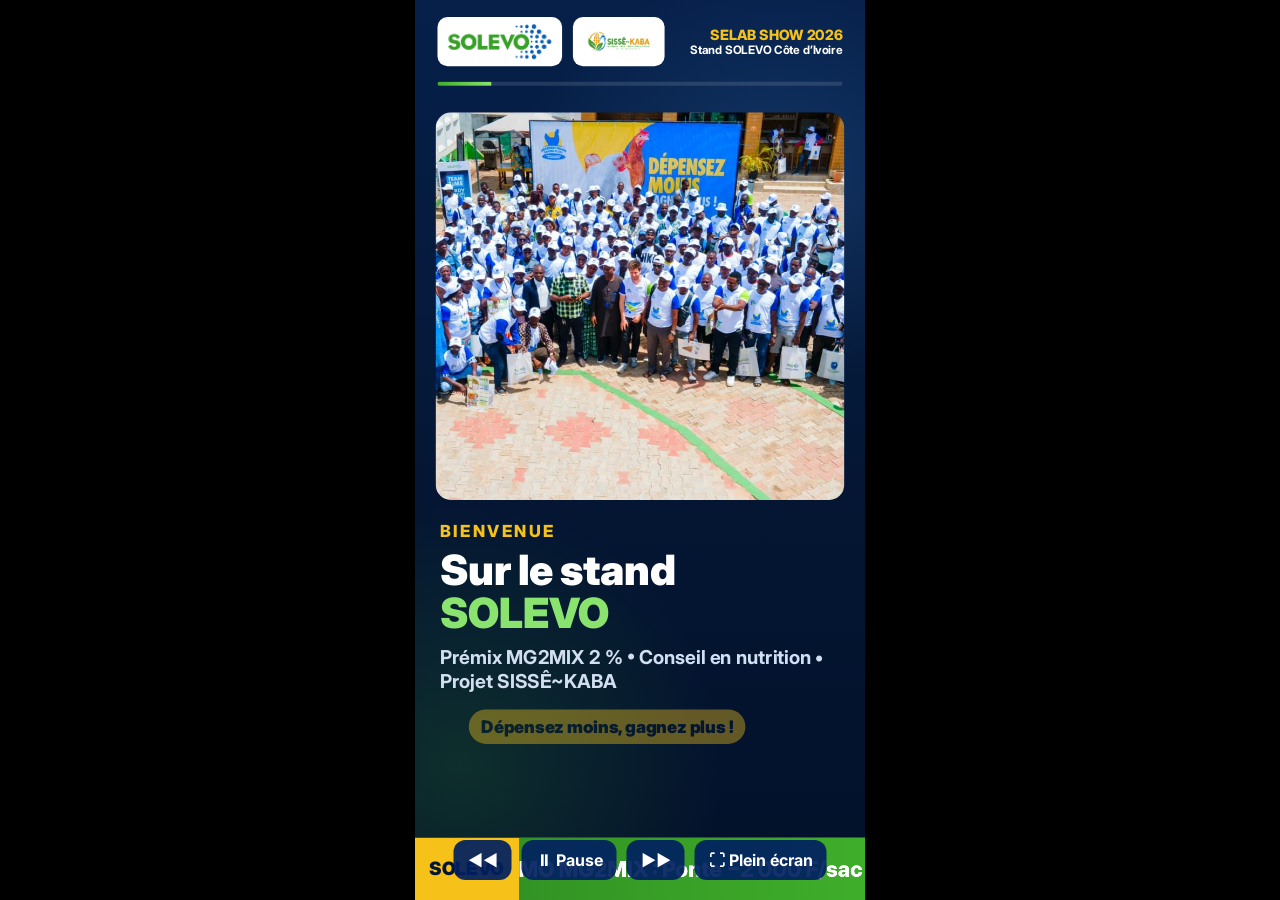
<file: ecran/vertical.html>
<!DOCTYPE html>
<html lang="fr">
<head>
<meta charset="utf-8">
<meta name="viewport" content="width=device-width,initial-scale=1">
<meta name="robots" content="noindex">
<title>SOLEVO • Écran LED vertical du stand (1 m × 2 m)</title>
<link rel="preconnect" href="https://fonts.googleapis.com"><link rel="preconnect" href="https://fonts.gstatic.com" crossorigin>
<link href="https://fonts.googleapis.com/css2?family=Inter:wght@500;600;700;800;900&display=swap" rel="stylesheet">
<style>
/* Écran LED vertical 1 m x 2 m : scène native 1080 x 2160 (ratio 1:2), mise à l'échelle sans déformation.
   Règles LED : fonds sombres, textes très gros (corps >= 46 px), contrastes forts, aucun filet fin, peu de mots par scène. */
:root{--bg:#041633;--bg2:#0A2A57;--green:#3FAE2A;--lime:#8BE36F;--gold:#F6C21A;--sky:#4FA3FF;--ink:#041633;--mute:#A9C1E0}
*{box-sizing:border-box;margin:0;padding:0}
html,body{width:100%;height:100%;background:#000;overflow:hidden;font-family:'Inter Display',Inter,Arial,Helvetica,sans-serif}
body.nocur{cursor:none}
#stage{position:absolute;left:50%;top:50%;width:1080px;height:2160px;transform-origin:center center;overflow:hidden;color:#fff;
  background:radial-gradient(900px 700px at 80% 20%,rgba(79,163,255,.18),transparent 70%),radial-gradient(900px 900px at 10% 85%,rgba(63,174,42,.18),transparent 70%),linear-gradient(180deg,#06204A,#041633 55%,#03112A)}
.hdr{position:absolute;left:0;right:0;top:0;height:200px;display:flex;align-items:center;padding:0 54px;gap:26px;z-index:5}
.hdr .lg{background:#fff;border-radius:24px;height:118px;padding:0 26px;display:flex;align-items:center}
.hdr .lg img{height:84px}
.hdr .ev{margin-left:auto;text-align:right;font-weight:800;font-size:34px;line-height:1.15;color:var(--gold)}
.hdr .ev small{display:block;font-size:28px;color:#fff;font-weight:700}
.prog{position:absolute;left:54px;right:54px;top:196px;height:10px;border-radius:5px;background:rgba(255,255,255,.12);z-index:5;overflow:hidden}
.prog i{display:block;height:100%;width:0;background:linear-gradient(90deg,var(--green),var(--lime))}
.tick{position:absolute;left:0;right:0;bottom:0;height:150px;background:linear-gradient(90deg,#2E8B22,#3FAE2A);display:flex;align-items:center;overflow:hidden;z-index:5}
.tick .lbl{flex:none;height:100%;display:flex;align-items:center;padding:0 34px;background:var(--gold);color:var(--ink);font-weight:900;font-size:44px;z-index:2}
.tick .run{white-space:nowrap;font-weight:800;font-size:52px;padding-left:40px;will-change:transform}
.scene{position:absolute;left:0;right:0;top:220px;bottom:150px;padding:56px 60px 40px;opacity:0;visibility:hidden}
.scene.on{visibility:visible}
.scene{display:flex;flex-direction:column}
.grow{flex:1;justify-content:space-evenly}
.tile .nb span{font:inherit;color:inherit;margin:0;display:inline}
.k{font-weight:800;font-size:40px;letter-spacing:.14em;text-transform:uppercase;color:var(--gold);margin-bottom:18px}
h2{font-weight:900;font-size:100px;line-height:1.03;letter-spacing:-.01em}
h2 em{font-style:normal;color:var(--lime)}
.lead{font-weight:700;font-size:46px;line-height:1.25;color:#DCE8FA;margin-top:22px}
.note{position:absolute;left:60px;right:60px;bottom:26px;font-weight:600;font-size:30px;line-height:1.3;color:var(--mute)}
.card{background:rgba(255,255,255,.09);border:3px solid rgba(255,255,255,.16);border-radius:36px;padding:36px 42px}
.card.w{background:#fff;color:var(--ink);border:0}
.stack{display:flex;flex-direction:column;gap:30px;margin-top:44px}
.promo{display:flex;align-items:center;gap:30px;border-left:22px solid var(--green)}
.promo .v{font-weight:900;font-size:118px;line-height:1;white-space:nowrap;color:var(--lime)}
.promo .n{font-weight:900;font-size:52px;line-height:1.1}
.promo .p{font-weight:700;font-size:36px;color:#DCE8FA;margin-top:8px}.promo .p s{color:#8EA3C2}
.pill{align-self:flex-start;display:inline-block;margin-top:34px;background:var(--gold);color:var(--ink);font-weight:900;font-size:50px;padding:20px 36px;border-radius:60px}
.qrw{background:#fff;border-radius:44px;padding:34px;text-align:center;color:var(--ink);margin:0 auto}
.qrw img{display:block;width:100%;image-rendering:pixelated}
.qrw b{display:block;font-weight:900;font-size:50px;margin-top:14px}
.steps{display:flex;flex-direction:column;gap:24px;margin-top:40px}
.st{display:flex;align-items:center;gap:30px;font-weight:800;font-size:50px}
.st .n{flex:none;width:96px;height:96px;border-radius:50%;background:var(--green);font-weight:900;font-size:56px;display:flex;align-items:center;justify-content:center}
.st span{display:block;font-weight:600;font-size:36px;color:#C9D9F0}
.prod{display:flex;flex-direction:column;gap:26px;margin-top:40px;align-items:center}
.prod img{width:960px;height:430px;object-fit:cover;object-position:50% 40%;border-radius:30px;background:#fff}
.bars .g{font-weight:900;font-size:56px;margin:34px 0 14px}
.bar{display:grid;grid-template-columns:400px 1fr;align-items:center;gap:20px;margin:16px 0}
.bar span{font-weight:700;font-size:40px;color:#DCE8FA}
.bar .tr{position:relative;height:74px;border-radius:37px;background:rgba(255,255,255,.1);overflow:hidden}
.bar .fi{position:absolute;left:0;top:0;bottom:0;border-radius:37px;background:linear-gradient(90deg,#2E8B22,var(--lime));display:flex;align-items:center;justify-content:flex-end;padding-right:24px;font-weight:900;font-size:44px;color:#04220B;white-space:nowrap}
.bar.b2 .fi{background:linear-gradient(90deg,#1F6FCE,var(--sky));color:#041633}.bar.b3 .fi{background:linear-gradient(90deg,#C98F00,var(--gold));color:#041633}
.kpi{border-left:22px solid var(--lime)}
.kpi .v{font-weight:900;font-size:170px;line-height:1;color:var(--lime);white-space:nowrap}
.kpi .l{font-weight:700;font-size:44px;line-height:1.25;margin-top:10px;color:#DCE8FA}
.opt{display:flex;align-items:center;gap:32px;padding:30px 36px}
.opt .L{flex:none;width:120px;height:120px;border-radius:28px;background:rgba(255,255,255,.14);font-weight:900;font-size:72px;display:flex;align-items:center;justify-content:center;color:#C9D9F0}
.opt b{display:block;font-weight:900;font-size:54px}.opt span{font-weight:600;font-size:38px;color:#C9D9F0}
.opt.best{background:linear-gradient(120deg,#2E8B22,#3FAE2A);border-color:var(--lime)}
.opt.best .L{background:var(--gold);color:var(--ink)}.opt.best span{color:#EAFBE3}
.duo{display:grid;grid-template-columns:1fr 1fr;gap:28px;margin-top:40px}
.big{text-align:center;padding:40px 24px}
.big .v{font-weight:900;font-size:112px;white-space:nowrap;line-height:1;color:var(--lime)}.big .v.b{color:var(--sky)}
.big b{display:block;font-weight:900;font-size:50px;margin-top:14px}.big span{display:block;font-weight:600;font-size:36px;color:#C9D9F0;margin-top:6px}
.ph{position:relative;border-radius:36px;overflow:hidden;background:#0A2A57}
.ph img{display:block;width:100%;height:100%;object-fit:cover}
.ph .cap{position:absolute;left:0;right:0;bottom:0;padding:70px 34px 26px;background:linear-gradient(transparent,rgba(4,22,51,.95));font-weight:900;font-size:46px}
.ph .cap small{display:block;font-weight:700;font-size:32px;color:var(--lime)}
.tiles{display:grid;grid-template-columns:1fr 1fr;gap:26px;margin-top:40px}
.tile{display:flex;flex-direction:column;justify-content:center;border-radius:34px;padding:34px 34px 30px;background:rgba(255,255,255,.09);border-top:16px solid var(--c)}
.tile .nb{font-weight:900;font-size:130px;line-height:1;color:var(--c)}
.tile b{display:block;font-weight:900;font-size:42px;line-height:1.1;margin-top:12px}.tile span{display:block;font-weight:600;font-size:32px;color:#C9D9F0;margin-top:6px}
.dep{display:flex;align-items:center;gap:30px;font-weight:900;font-size:56px;padding:26px 36px}
.dep i{flex:none;width:46px;height:46px;border-radius:50%;background:var(--lime);box-shadow:0 0 0 14px rgba(139,227,111,.22)}
.dep.inst i{background:var(--gold);box-shadow:0 0 0 14px rgba(246,194,26,.22)}
.dep small{display:block;font-weight:700;font-size:34px;color:#C9D9F0}
.grp{font-weight:900;font-size:46px;letter-spacing:.1em;text-transform:uppercase;margin:44px 0 10px}
.per{display:flex;flex-direction:column;padding:26px 36px;border-left:18px solid var(--sky)}
.per.kam{border-left-color:var(--lime)}
.per .r{font-weight:800;font-size:30px;letter-spacing:.08em;text-transform:uppercase;color:var(--gold)}
.per b{font-weight:900;font-size:50px;line-height:1.1;margin-top:6px}
.per .t{font-weight:900;font-size:64px;color:var(--lime);margin-top:4px;letter-spacing:.02em}
.wa{display:block;margin-top:40px;text-align:center;border-radius:40px;background:#25D366;padding:34px 20px;font-weight:900;font-size:92px;color:#fff}
.wa span{display:block;font-weight:800;font-size:38px;letter-spacing:.14em;text-transform:uppercase}
.ctrl{position:fixed;left:50%;bottom:20px;transform:translateX(-50%);display:flex;gap:10px;z-index:20;opacity:0;transition:opacity .3s}
body.show .ctrl{opacity:1}
.ctrl button{font:700 16px Inter,Arial;padding:10px 14px;border:0;border-radius:12px;background:rgba(0,32,96,.92);color:#fff;cursor:pointer}
</style>
</head>
<body>
<div id="stage">
  <div class="hdr"><div class="lg"><img src="img/v/solevo.png" alt="SOLEVO"></div><div class="lg"><img src="img/v/sisse.png" alt="SISSÊ~KABA"></div>
    <div class="ev">SELAB SHOW 2026<small>Stand SOLEVO Côte d’Ivoire</small></div></div>
  <div class="prog"><i id="prog"></i></div>

  <section class="scene" data-s="10">
    <div class="ph" data-a="zoom" style="height:930px;margin:-6px -10px 0"><img class="kb" src="img/groupe_drone.jpg" alt=""></div>
    <div class="k" data-a="up" data-d=".3" style="margin-top:50px">Bienvenue</div>
    <h2 data-a="up" data-d=".5">Sur le stand <em>SOLEVO</em></h2>
    <div class="lead" data-a="up" data-d=".8">Prémix MG2MIX 2 % • Conseil en nutrition • Projet SISSÊ~KABA</div>
    <div class="pill" data-a="pop" data-d="1.2">Dépensez moins, gagnez plus !</div>
  </section>

  <section class="scene" data-s="11" id="jourScene">
    <div class="k" data-a="up" id="jK">Aujourd’hui sur le stand</div>
    <h2 data-a="up" data-d=".2" id="jH"></h2>
    <div class="stack grow" id="jL" style="margin-bottom:60px"></div>
    <div class="pill" data-a="pop" data-d="1.4" id="jP" style="align-self:center;font-size:54px;padding:26px 44px;white-space:nowrap"></div>
  </section>

  <section class="scene" data-s="12">
    <div class="k" data-a="up">Promotion salon</div>
    <h2 data-a="up" data-d=".2">Prémix MG2MIX : <em>jusqu’à −2 000 F</em> par sac</h2>
    <div class="stack">
      <div class="card promo" data-a="left" data-d=".5"><div class="v">−2 000</div><div><div class="n">Ponte MG2MIX</div><div class="p"><s>26 000</s> → 24 000 F HT</div></div></div>
      <div class="card promo" data-a="left" data-d=".75" style="border-left-color:var(--sky)"><div class="v" style="color:var(--sky)">−2 000</div><div><div class="n">CMV Porc MG2MIX</div><div class="p"><s>30 000</s> → 28 000 F HT</div></div></div>
      <div class="card promo" data-a="left" data-d="1" style="border-left-color:var(--gold)"><div class="v" style="color:var(--gold)">−1 000</div><div><div class="n">Chair MG2MIX</div><div class="p"><s>29 000</s> → 28 000 F HT</div></div></div>
    </div>
    <div class="pill" data-a="pop" data-d="1.3" id="promoJ" style="align-self:center;margin-top:44px;font-size:52px;padding:24px 40px;white-space:nowrap">Porc et Chair : jusqu’au 22 novembre</div>
    <div class="lead" data-a="up" data-d="1.5" style="text-align:center;margin-top:30px;font-size:44px">Sac de 20 kg • TVA 9 % en sus<br>Un code promo unique à votre nom</div>
    <p class="note">Ponte : jusqu’au 30 novembre. Porc et chair : les 20, 21 et 22 novembre.</p>
  </section>

  <section class="scene" data-s="11">
    <div class="k" data-a="up">Commande en ligne</div>
    <h2 data-a="up" data-d=".2">Commandez en <em>2 minutes</em></h2>
    <div class="steps">
      <div class="st" data-a="left" data-d=".5"><div class="n">1</div><div>Scannez le QR code<span>avec l’appareil photo du téléphone</span></div></div>
      <div class="st" data-a="left" data-d=".7"><div class="n">2</div><div>Choisissez vos sacs<span>la remise s’affiche tout de suite</span></div></div>
      <div class="st" data-a="left" data-d=".9"><div class="n">3</div><div>Envoyez<span>l’agent de votre zone vous rappelle</span></div></div>
    </div>
    <div class="qrw" data-a="pop" data-d="1.1" style="width:720px;margin-top:56px"><img src="img/v/qr_commande.png" alt=""><b>Scannez pour commander</b></div>
  </section>

  <section class="scene" data-s="11">
    <div class="k" data-a="up">La gamme MG2MIX 2 %</div>
    <h2 data-a="up" data-d=".2" style="font-size:92px">1 sac de 20 kg = <em>1 tonne d’aliment</em></h2>
    <div class="prod">
      <img data-a="left" data-d=".5" src="img/v/gamme_chair.jpg" alt="MG2MIX chair">
      <img data-a="right" data-d=".8" src="img/v/gamme_ponte.jpg" alt="MG2MIX ponte">
      <img data-a="left" data-d="1.1" src="img/v/gamme_porc.jpg" alt="MG2MIX porc">
    </div>
  </section>

  <section class="scene" data-s="11">
    <div class="k" data-a="up">Pourquoi le prémix 2 % ?</div>
    <h2 data-a="up" data-d=".2">Un seul intrant, <em>tout est dedans</em></h2>
    <div class="stack grow">
      <div class="card" data-a="left" data-d=".5"><div class="n" style="font-weight:900;font-size:76px;color:var(--lime)">Simplicité</div><div class="lead" style="margin-top:10px;font-size:52px">1 sac de 20 kg par tonne d’aliment</div></div>
      <div class="card" data-a="left" data-d=".8"><div class="n" style="font-weight:900;font-size:76px;color:var(--sky)">Complet</div><div class="lead" style="margin-top:10px;font-size:52px">Vitamines, phosphate et phytases, lysine, méthionine, anti-mycotoxines</div></div>
      <div class="card" data-a="left" data-d="1.1"><div class="n" style="font-weight:900;font-size:76px;color:var(--gold)">Performant</div><div class="lead" style="margin-top:10px;font-size:52px">Un programme par phase, chair, ponte et porc</div></div>
    </div>
  </section>

  <section class="scene" data-s="13">
    <div class="k" data-a="up">Simulation SOLEVO</div>
    <h2 data-a="up" data-d=".2">Votre aliment <em>au kilo</em></h2>
    <div class="bars">
      <div class="g" data-a="up" data-d=".4">Poulet de chair</div>
      <div class="bar" data-a="up" data-d=".5"><span>Démarrage</span><div class="tr"><div class="fi" data-w="90" data-d=".7">234 F</div></div></div>
      <div class="bar" data-a="up" data-d=".6"><span>Finition</span><div class="tr"><div class="fi" data-w="83" data-d=".8">217 F</div></div></div>
      <div class="g" data-a="up" data-d=".9" style="color:var(--sky)">Pondeuses</div>
      <div class="bar b2" data-a="up" data-d="1"><span>Poulette</span><div class="tr"><div class="fi" data-w="85" data-d="1.2">220 F</div></div></div>
      <div class="bar b2" data-a="up" data-d="1.1"><span>Ponte</span><div class="tr"><div class="fi" data-w="76" data-d="1.3">197 F</div></div></div>
      <div class="g" data-a="up" data-d="1.4" style="color:var(--gold)">Porcs</div>
      <div class="bar b3" data-a="up" data-d="1.5"><span>Porcelets</span><div class="tr"><div class="fi" data-w="80" data-d="1.7">207 F</div></div></div>
      <div class="bar b3" data-a="up" data-d="1.6"><span>Charcutiers</span><div class="tr"><div class="fi" data-w="81" data-d="1.8">210 F</div></div></div>
    </div>
    <p class="note">FCFA par kg d’aliment, formules maïs, soja, son + MG2MIX 2 %. Simulation indicative : vos prix du jour changent le résultat. Faites le calcul avec nos agents.</p>
  </section>

  <section class="scene" data-s="11">
    <div class="k" data-a="up">Coût de revient</div>
    <h2 data-a="up" data-d=".2">Ne vendez <em>jamais à perte</em></h2>
    <div class="stack grow" style="margin-bottom:120px">
      <div class="card kpi" data-a="left" data-d=".5"><div class="v"><span data-count="931" data-d=".7">0</span> F</div><div class="l">par kg de poulet vif (bande de 1 000)</div></div>
      <div class="card kpi" data-a="left" data-d=".8" style="border-left-color:var(--sky)"><div class="v" style="color:var(--sky)">≈ <span data-count="50" data-d="1">0</span> F</div><div class="l">par œuf produit (1 000 pondeuses)</div></div>
      <div class="card kpi" data-a="left" data-d="1.1" style="border-left-color:var(--gold)"><div class="v" style="color:var(--gold)"><span data-count="1508" data-d="1.3">0</span> F</div><div class="l">par plaquette de 30 œufs</div></div>
    </div>
    <p class="note">Simulation SOLEVO avec les prix de référence : résultats indicatifs à recalculer avec vos prix, vos effectifs et vos performances.</p>
  </section>

  <section class="scene" data-s="12">
    <div class="k" data-a="up">L’offre SOLEVO</div>
    <h2 data-a="up" data-d=".2">Quelle solution <em>vous enrichit ?</em></h2>
    <div class="stack grow" style="margin-bottom:120px">
      <div class="card opt" data-a="left" data-d=".5"><div class="L">A</div><div><b>Aliment fini</b><span>Le plus cher, marge très réduite</span></div></div>
      <div class="card opt" data-a="left" data-d=".7"><div class="L">B</div><div><b>Concentré</b><span>Maïs à acheter en plus, coût moyen</span></div></div>
      <div class="card opt" data-a="left" data-d=".9"><div class="L">C</div><div><b>Prémix basique</b><span>Plus de soja, risque de performance</span></div></div>
      <div class="card opt best" data-a="pop" data-d="1.2"><div class="L">D</div><div><b>Prémix enrichi MG2MIX</b><span>Moins de soja, maïs local, meilleure marge</span></div></div>
    </div>
    <p class="note">Économies indicatives face à l’aliment fini : environ 25 % avec un concentré, jusqu’à environ 50 % avec le prémix enrichi, selon les prix des matières premières.</p>
  </section>

  <section class="scene" data-s="13">
    <div class="k" data-a="up">Projet SISSÊ~KABA</div>
    <h2 data-a="up" data-d=".2" style="font-size:90px">Le juste prix, <em>du champ à la mangeoire</em></h2>
    <div class="duo">
      <div class="card big" data-a="left" data-d=".5"><div class="v">+15 %</div><b>Producteurs</b><span>sur le prix bord champ</span></div>
      <div class="card big" data-a="right" data-d=".7"><div class="v b">−15,6 %</div><b>Éleveurs</b><span>sur le prix du maïs</span></div>
    </div>
    <div class="qrw" data-a="pop" data-d="1" style="width:620px;margin-top:44px"><img src="img/v/qr_inscription.png" alt=""><b>Inscrivez-vous</b></div>
    <p class="note">Exemple pour P = 100 F/kg : le producteur reçoit 115 au lieu de 100, l’éleveur paie 135 au lieu de 160. Montants indicatifs, selon le prix du marché.</p>
  </section>

  <section class="scene" data-s="12">
    <div class="k" data-a="up">Sur le terrain</div>
    <h2 data-a="up" data-d=".2">Aux côtés <em>des éleveurs</em></h2>
    <div class="stack" style="gap:24px">
      <div class="ph" data-a="zoom" data-d=".4" style="height:455px"><img class="kb" src="img/jna_2026.jpg" alt=""><div class="cap">Journée nationale d’aviculture<small>JNA 2026</small></div></div>
      <div class="ph" data-a="zoom" data-d=".7" style="height:455px"><img class="kb" src="img/salle_formation.jpg" alt=""><div class="cap">Séminaires de formation<small>Bouaké, Man, San-Pédro, Agnibilékrou</small></div></div>
      <div class="ph" data-a="zoom" data-d="1" style="height:430px"><img class="kb" src="img/terrain_eleveurs.jpg" alt="" style="object-position:50% 30%"><div class="cap">Visites d’élevages<small>Conseil et suivi technique</small></div></div>
    </div>
  </section>

  <section class="scene" data-s="13">
    <div class="k" data-a="up">Bilan 2025-2026</div>
    <h2 data-a="up" data-d=".2">Des résultats <em>concrets</em></h2>
    <div class="tiles" style="flex:1;margin-bottom:10px">
      <div class="tile" data-a="pop" data-d=".4" style="--c:#4FA3FF"><div class="nb"><span data-count="5" data-d=".5">0</span></div><b>Salons professionnels</b><span>dont 3 à l’international</span></div>
      <div class="tile" data-a="pop" data-d=".55" style="--c:#2ED3BF"><div class="nb"><span data-count="8" data-d=".65">0</span></div><b>Séminaires</b><span>dans 7 villes</span></div>
      <div class="tile" data-a="pop" data-d=".7" style="--c:#FF8A3D"><div class="nb"><span data-count="2021" data-d=".8">0</span></div><b>Participants</b><span>aux séminaires</span></div>
      <div class="tile" data-a="pop" data-d=".85" style="--c:#B98CFF"><div class="nb"><span data-count="957" data-d=".95">0</span></div><b>Contacts</b><span>recueillis en salons</span></div>
      <div class="tile" data-a="pop" data-d="1" style="--c:#F6C21A"><div class="nb"><span data-count="3000" data-d="1.1">0</span></div><b>Personnes</b><span>de portée cumulée</span></div>
      <div class="tile" data-a="pop" data-d="1.15" style="--c:#8BE36F"><div class="nb"><span data-count="2" data-d="1.25">0</span></div><b>Dépôts ouverts</b><span>en 2026</span></div>
    </div>
  </section>

  <section class="scene" data-s="11">
    <div class="k" data-a="up">Nos dépôts FEED</div>
    <h2 data-a="up" data-d=".2">Le prémix <em>près de chez vous</em></h2>
    <div class="grp" data-a="up" data-d=".4" style="color:var(--lime)">Ouverts</div>
    <div class="stack" style="margin-top:0;gap:20px">
      <div class="card dep" data-a="left" data-d=".5"><i></i><div>Yamoussoukro<small>depuis janvier 2026</small></div></div>
      <div class="card dep" data-a="left" data-d=".65"><i></i><div>Abidjan, siège<small>actif</small></div></div>
      <div class="card dep" data-a="left" data-d=".8"><i></i><div>Agnibilékrou<small>depuis juillet 2026</small></div></div>
    </div>
    <div class="grp" data-a="up" data-d="1" style="color:var(--gold)">Bientôt</div>
    <div class="duo" style="margin-top:0;gap:20px">
      <div class="card dep inst" data-a="pop" data-d="1.1"><i></i>Korhogo</div>
      <div class="card dep inst" data-a="pop" data-d="1.2"><i></i>Daloa</div>
      <div class="card dep inst" data-a="pop" data-d="1.3"><i></i>Gagnoa</div>
      <div class="card dep inst" data-a="pop" data-d="1.4"><i></i>San-Pédro</div>
    </div>
  </section>

  <section class="scene" data-s="14">
    <div class="k" data-a="up">Vos contacts</div>
    <h2 data-a="up" data-d=".2">Parlez à <em>nos agents</em></h2>
    <div class="stack" style="gap:22px;margin-top:36px">
      <div class="card per kam" data-a="left" data-d=".4"><div class="r">KAM FEED • nutrition animale</div><b>Elvis LEHITO</b><div class="t">07 10 47 14 02</div></div>
      <div class="card per kam" data-a="left" data-d=".55"><div class="r">KAM SEED • semences maïs</div><b>Arnaud AGOHI</b><div class="t">07 87 87 73 54</div></div>
      <div class="card per" data-a="left" data-d=".7"><div class="r">ATE élevage • Est</div><b>Ibrahim OUATTARA</b><div class="t">07 09 62 54 62</div></div>
      <div class="card per" data-a="left" data-d=".85"><div class="r">ATE élevage • Centre</div><b>Kouassi François KOUADIO</b><div class="t">07 09 20 91 15</div></div>
      <div class="card per" data-a="left" data-d="1"><div class="r">ATE semence</div><b>Aubin Ghislain KOFFI</b><div class="t">07 58 21 49 95</div></div>
    </div>
  </section>

  <section class="scene" data-s="12">
    <div class="k" data-a="up">Merci de votre visite</div>
    <h2 data-a="up" data-d=".2">Dépensez moins, <em>gagnez plus !</em></h2>
    <div class="duo" style="margin-top:56px">
      <div class="qrw" data-a="pop" data-d=".5" style="width:100%;padding:26px"><img src="img/v/qr_commande.png" alt=""><b style="font-size:44px">Commander</b></div>
      <div class="qrw" data-a="pop" data-d=".7" style="width:100%;padding:26px"><img src="img/v/qr_inscription.png" alt=""><b style="font-size:44px">S’inscrire</b></div>
    </div>
    <div class="wa" data-a="up" data-d="1"><span>WhatsApp Business SOLEVO</span>07 10 47 14 02</div>
  </section>

  <div class="tick"><div class="lbl">SOLEVO</div><div class="run" id="run"></div></div>
</div>
<div class="ctrl"><button id="bPrev">◀◀</button><button id="bPlay">⏸ Pause</button><button id="bNext">▶▶</button><button id="bFs">⛶ Plein écran</button></div>
<script>
(function () {
  var Q0 = new URLSearchParams(location.search);
  var JOURS = {
    '20': { k: 'Aujourd’hui • 20 novembre', h: 'Lancement de <em>SISSÊ~KABA</em>', p: 'Porc et Chair : encore 3 jours',
      l: [['Présentation du projet', 'sur le stand, tout au long de la journée'], ['Ouverture des inscriptions', 'producteurs de maïs et éleveurs'], ['Calcul de votre aliment', 'avec nos agents FEED']], t: 'AUJOURD’HUI : lancement du projet SISSÊ~KABA et ouverture des inscriptions • ' },
    '21': { k: 'Aujourd’hui • 21 novembre', h: 'Rencontres <em>producteurs et éleveurs</em>', p: 'Porc et Chair : encore 2 jours',
      l: [['Rencontrez nos agents', 'FEED nutrition animale et SEED semences'], ['Exprimez vos besoins', 'en maïs, en aliment ou en intrants'], ['Inscrivez-vous', 'au projet SISSÊ~KABA']], t: 'AUJOURD’HUI : rencontres producteurs et éleveurs avec nos agents FEED et SEED • ' },
    '22': { k: 'Aujourd’hui • 22 novembre', h: 'Dernier jour : <em>prenez rendez-vous</em>', p: 'Porc et Chair : dernier jour !',
      l: [['Rendez-vous de suivi', 'avec l’agent de votre zone'], ['Dernières inscriptions', 'au projet SISSÊ~KABA pendant le salon'], ['Commandez aujourd’hui', 'pour profiter des remises Porc et Chair']], t: 'DERNIER JOUR : promo Porc et Chair et rendez-vous de suivi avec nos agents • ' }
  };
  var jour = Q0.get('jour'), dd = new Date(); if (!jour && dd.getUTCFullYear() === 2026 && dd.getUTCMonth() === 10) jour = String(dd.getUTCDate());
  var J = JOURS[jour], TXT0 = '';
  if (J) {
    document.getElementById('jK').textContent = J.k; document.getElementById('jH').innerHTML = J.h; document.getElementById('jP').textContent = J.p;
    document.getElementById('jL').innerHTML = J.l.map(function (x, n) { return '<div class="card st" data-a="left" data-d="' + (0.5 + n * 0.25) + '" style="font-size:60px"><div class="n">' + (n + 1) + '</div><div>' + x[0] + '<span>' + x[1] + '</span></div></div>'; }).join('');
    document.getElementById('promoJ').textContent = J.p; TXT0 = J.t;
  } else { var js0 = document.getElementById('jourScene'); js0.parentNode.removeChild(js0); }
  var stage = document.getElementById('stage'), S = [].slice.call(document.querySelectorAll('.scene'));
  var starts = [], T = 0; S.forEach(function (s) { starts.push(T); T += +s.dataset.s; });
  var TOTAL = T, FADE = 0.5;
  function fit() { var k = Math.min(innerWidth / 1080, innerHeight / 2160); stage.style.transform = 'translate(-50%,-50%) scale(' + k + ')'; }
  addEventListener('resize', fit); fit();
  var TXT = 'PROMO MG2MIX : Ponte −2 000 F/sac jusqu’au 30 novembre • Porc −2 000 F et Chair −1 000 F les 20, 21 et 22 novembre • 1 sac de 20 kg = 1 tonne d’aliment • Commandez en ligne : scannez le QR code • WhatsApp Business 07 10 47 14 02 • Projet SISSÊ~KABA : inscrivez-vous sur le stand • ';
  TXT = TXT0 + TXT; var run = document.getElementById('run'); run.textContent = TXT + TXT + TXT; var halfW = 0;
  function cl(x) { return x < 0 ? 0 : x > 1 ? 1 : x; }
  function ease(p) { return 1 - Math.pow(1 - p, 3); }
  function back(p) { var c = 1.6; return 1 + (c + 1) * Math.pow(p - 1, 3) + c * Math.pow(p - 1, 2); }
  function fr(n) { return Math.round(n).toString().replace(/\B(?=(\d{3})+(?!\d))/g, ' '); }
  var EL = S.map(function (s) { return [].slice.call(s.querySelectorAll('[data-a]')); });
  function render(t) {
    t = ((t % TOTAL) + TOTAL) % TOTAL;
    var i = 0; while (i < S.length - 1 && t >= starts[i + 1]) i++;
    var tl = t - starts[i], d = +S[i].dataset.s;
    S.forEach(function (s, j) {
      if (j !== i) { s.classList.remove('on'); s.style.opacity = 0; return; }
      s.classList.add('on'); s.style.opacity = Math.min(cl(tl / FADE), cl((d - tl) / FADE));
    });
    EL[i].forEach(function (e) {
      var p = cl((tl - (+e.dataset.d || 0)) / 0.8), q = ease(p), a = e.dataset.a, tr = '';
      if (a === 'up') tr = 'translateY(' + (1 - q) * 60 + 'px)';
      else if (a === 'left') tr = 'translateX(' + (1 - q) * -90 + 'px)';
      else if (a === 'right') tr = 'translateX(' + (1 - q) * 90 + 'px)';
      else if (a === 'zoom') tr = 'scale(' + (0.9 + 0.1 * q) + ')';
      else if (a === 'pop') tr = 'scale(' + (p > 0 ? 0.6 + 0.4 * back(p) : 0.6) + ')';
      e.style.opacity = q; e.style.transform = tr;
    });
    [].forEach.call(S[i].querySelectorAll('.kb'), function (e) { e.style.transform = 'scale(' + (1.02 + 0.1 * tl / d) + ')'; });
    [].forEach.call(S[i].querySelectorAll('[data-count]'), function (e) { var p = cl((tl - (+e.dataset.d || 0)) / 1.6); e.textContent = fr(+e.dataset.count * ease(p)); });
    [].forEach.call(S[i].querySelectorAll('.fi'), function (e) { var p = cl((tl - (+e.dataset.d || 0)) / 1.4); e.style.width = (+e.dataset.w * ease(p)) + '%'; });
    document.getElementById('prog').style.width = (tl / d * 100) + '%';
    if (!halfW) halfW = run.scrollWidth / 3;
    run.style.transform = 'translateX(' + (-((t * 110) % halfW)) + 'px)';
  }
  window.render = render; window.TOTAL = TOTAL; window.STARTS = starts;
  var q = new URLSearchParams(location.search);
  if (q.has('static')) { render(+q.get('t') || 0); return; }
  var base = performance.now(), off = 0, paused = false, pt = 0;
  function now() { return paused ? pt : off + (performance.now() - base) / 1000; }
  (function loop() { render(now()); requestAnimationFrame(loop); })();
  function go(k) { var t = now() % TOTAL, i = 0; while (i < S.length - 1 && t >= starts[i + 1]) i++; i = (i + k + S.length) % S.length; off = starts[i] + 0.01; base = performance.now(); if (paused) pt = off; }
  function pp() { if (paused) { off = pt; base = performance.now(); } else pt = now(); paused = !paused; document.getElementById('bPlay').textContent = paused ? '▶ Lecture' : '⏸ Pause'; }
  function fs() { try { if (!document.fullscreenElement) document.documentElement.requestFullscreen().catch(function () {}); else document.exitFullscreen(); } catch (e) { /* */ } }
  document.getElementById('bPrev').onclick = function () { go(-1); }; document.getElementById('bNext').onclick = function () { go(1); };
  document.getElementById('bPlay').onclick = pp; document.getElementById('bFs').onclick = fs;
  addEventListener('keydown', function (e) { if (e.key === 'ArrowRight') go(1); else if (e.key === 'ArrowLeft') go(-1); else if (e.key === ' ') { e.preventDefault(); pp(); } else if (e.key === 'f' || e.key === 'F') fs(); });
  var hideT; function wake() { document.body.classList.add('show'); document.body.classList.remove('nocur'); clearTimeout(hideT); hideT = setTimeout(function () { document.body.classList.remove('show'); document.body.classList.add('nocur'); }, 2500); }
  addEventListener('mousemove', wake); wake();
})();
</script>
</body>
</html>
</file>
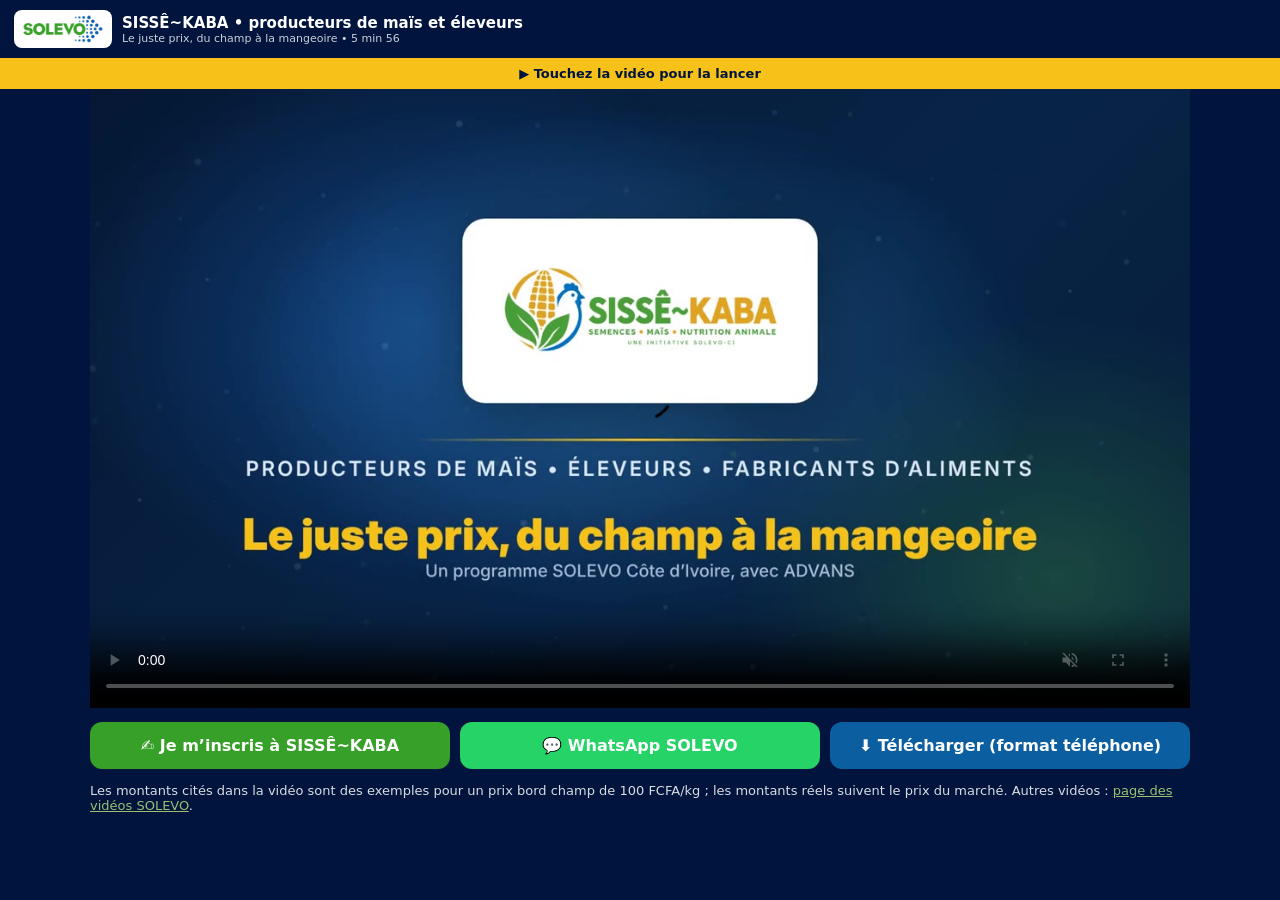
<file: videos/sisse-kaba.html>
<!DOCTYPE html>
<html lang="fr"><head><meta charset="utf-8"><meta name="viewport" content="width=device-width, initial-scale=1">
<title>SISSÊ~KABA • Vidéo producteurs de maïs et éleveurs</title>
<meta property="og:title" content="SISSÊ~KABA : le juste prix, du champ à la mangeoire">
<meta property="og:description" content="Vidéo de 6 minutes pour les producteurs de maïs et les éleveurs • SOLEVO Côte d’Ivoire">
<meta property="og:image" content="https://lehito1989.github.io/sisse-kaba-APP/videos/web/producteurs_eleveurs_poster.jpg">
<style>body{margin:0;font-family:Inter,system-ui,-apple-system,Segoe UI,Roboto,sans-serif;background:#00143D;color:#fff}
header{display:flex;align-items:center;gap:10px;padding:10px 14px}
header img{height:30px;background:#fff;border-radius:8px;padding:4px 8px}
header b{font-size:15px}header span{display:block;font-size:11px;opacity:.8}
.v{max-width:1100px;margin:0 auto}
video{width:100%;aspect-ratio:16/9;background:#000;display:block}
.act{max-width:1100px;margin:0 auto;padding:14px;display:flex;flex-wrap:wrap;gap:10px}
.act a{flex:1 1 220px;text-align:center;padding:14px;border-radius:12px;font-weight:800;text-decoration:none;color:#fff}
.ins{background:#37A028}.wa{background:#25D366}.dl{background:#0B5FA1}
.n{max-width:1100px;margin:0 auto;padding:0 14px 20px;font-size:13px;opacity:.85}
.tap{display:none;text-align:center;padding:8px;font-size:13px;background:#F6C21A;color:#00143D;font-weight:700}</style></head>
<body>
<header><img src="../assets/solevo_small.png" alt="SOLEVO"><div><b>SISSÊ~KABA • producteurs de maïs et éleveurs</b><span>Le juste prix, du champ à la mangeoire • 5 min 56</span></div></header>
<div class="tap" id="tap">▶ Touchez la vidéo pour lancer le son</div>
<div class="v"><video id="v" controls playsinline autoplay muted preload="auto" poster="web/producteurs_eleveurs_poster.jpg" src="web/producteurs_eleveurs.mp4"></video></div>
<div class="act">
  <a class="ins" href="https://lehito1989.github.io/sisse-kaba-inscription-Public/">✍ Je m’inscris à SISSÊ~KABA</a>
  <a class="wa" href="https://wa.me/2250710471402?text=Bonjour%20SOLEVO%2C%20j%E2%80%99ai%20vu%20la%20vid%C3%A9o%20SISS%C3%8A~KABA%20et%20je%20souhaite%20en%20savoir%20plus.">💬 WhatsApp SOLEVO</a>
  <a class="dl" href="sisse/SISSE-KABA_Producteurs-Eleveurs_Telephone_1080x1920_6min_2026-11-19.mp4" download>⬇ Télécharger (format téléphone)</a>
</div>
<p class="n">Les montants cités dans la vidéo sont des exemples pour un prix bord champ de 100 FCFA/kg ; les montants réels suivent le prix du marché. Autres vidéos : <a href="./" style="color:#B5E07A">page des vidéos SOLEVO</a>.</p>
<script>
(function () {
  var v = document.getElementById('v'), t = document.getElementById('tap');
  var p = v.play(); if (p && p.then) p.then(function () { t.style.display = 'block'; }).catch(function () { t.textContent = '▶ Touchez la vidéo pour la lancer'; t.style.display = 'block'; });
  v.addEventListener('volumechange', function () { if (!v.muted) t.style.display = 'none'; });
  v.addEventListener('click', function () { if (v.muted) { v.muted = false; t.style.display = 'none'; } }, true);
})();
</script>
</body></html>
</file>
